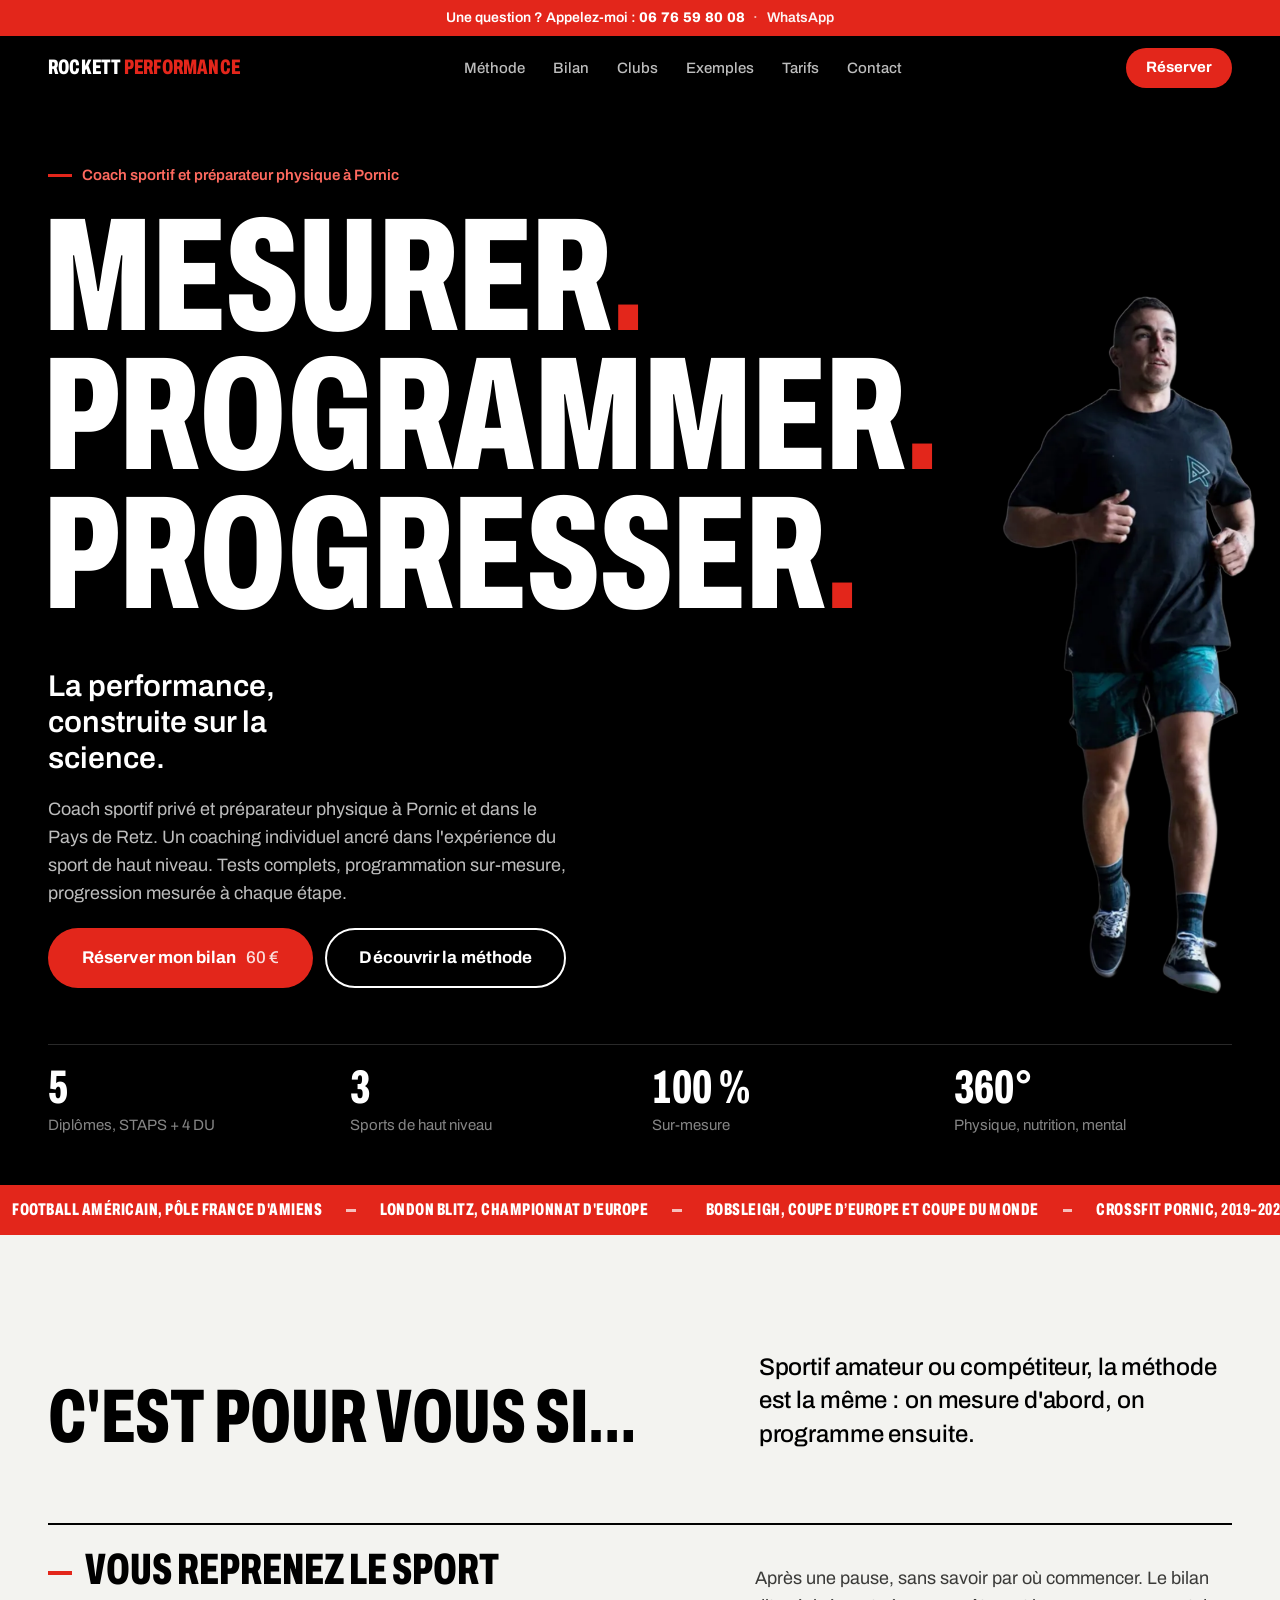
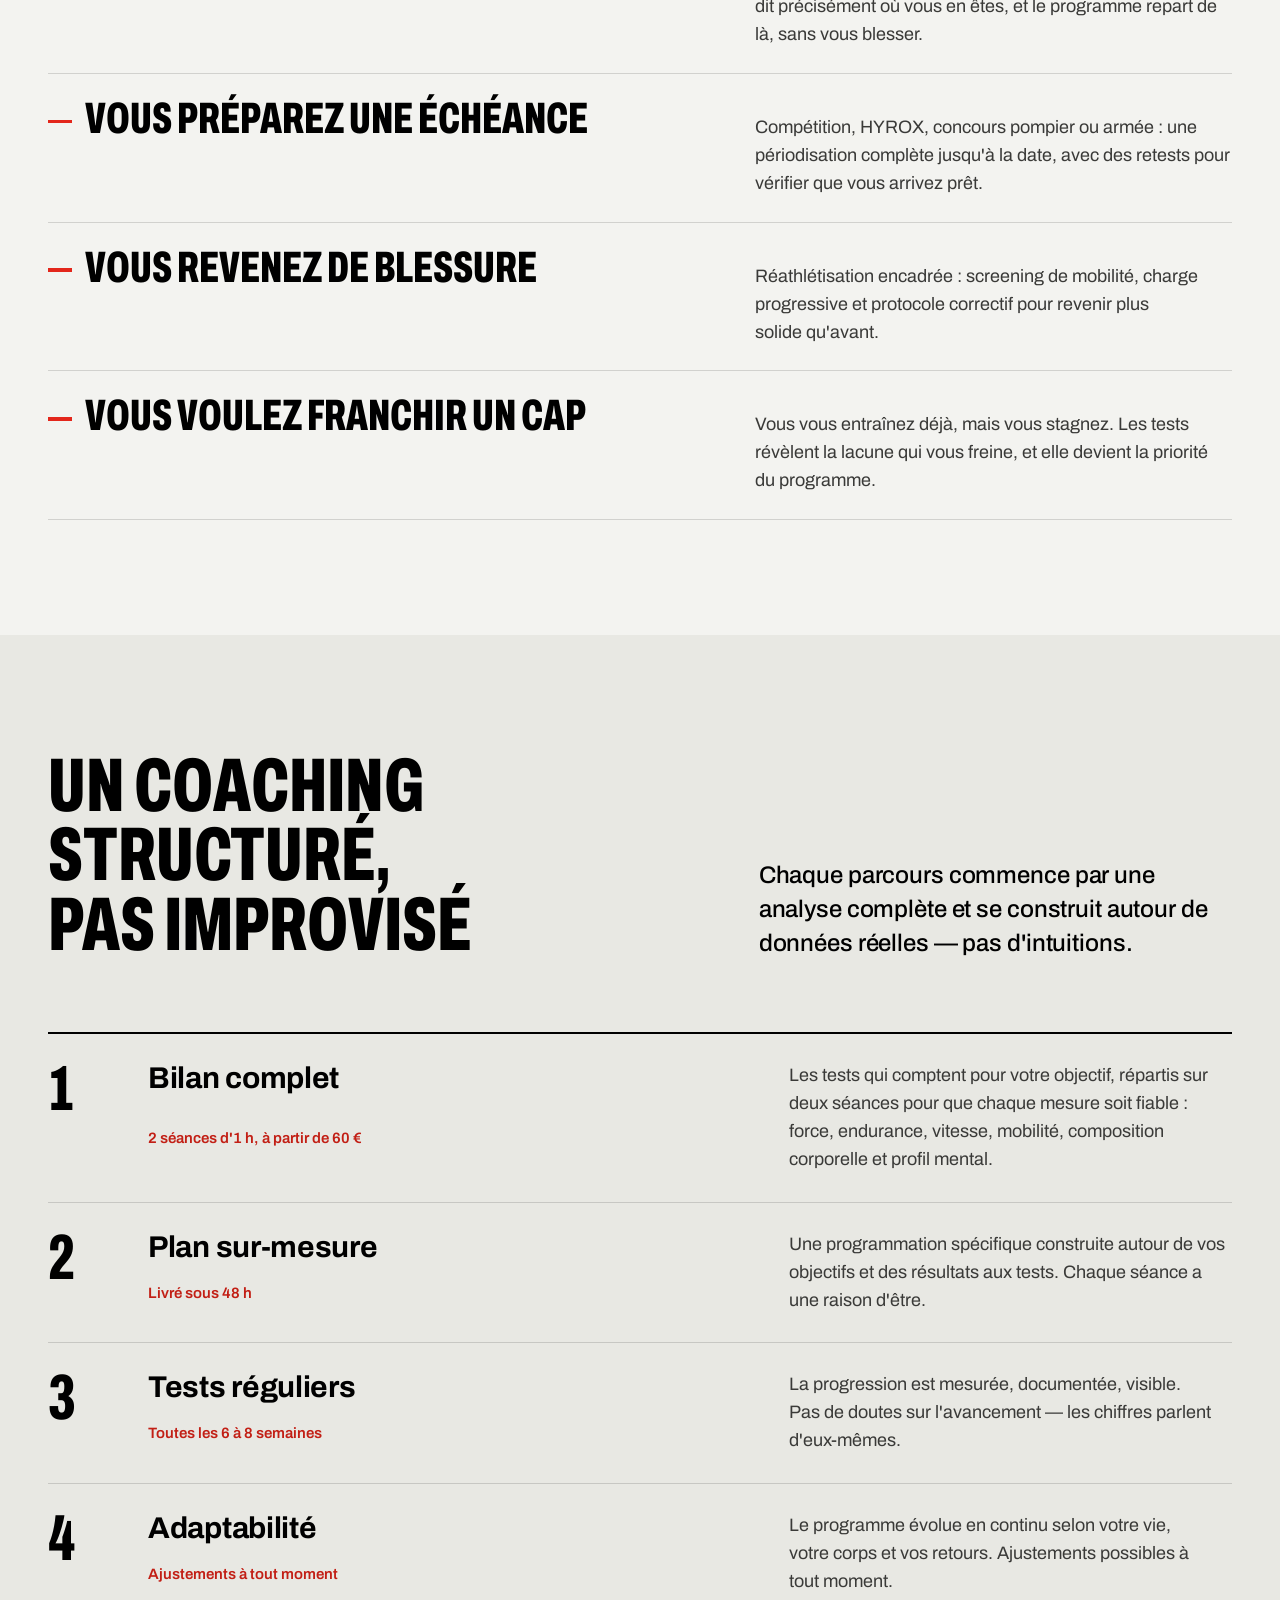
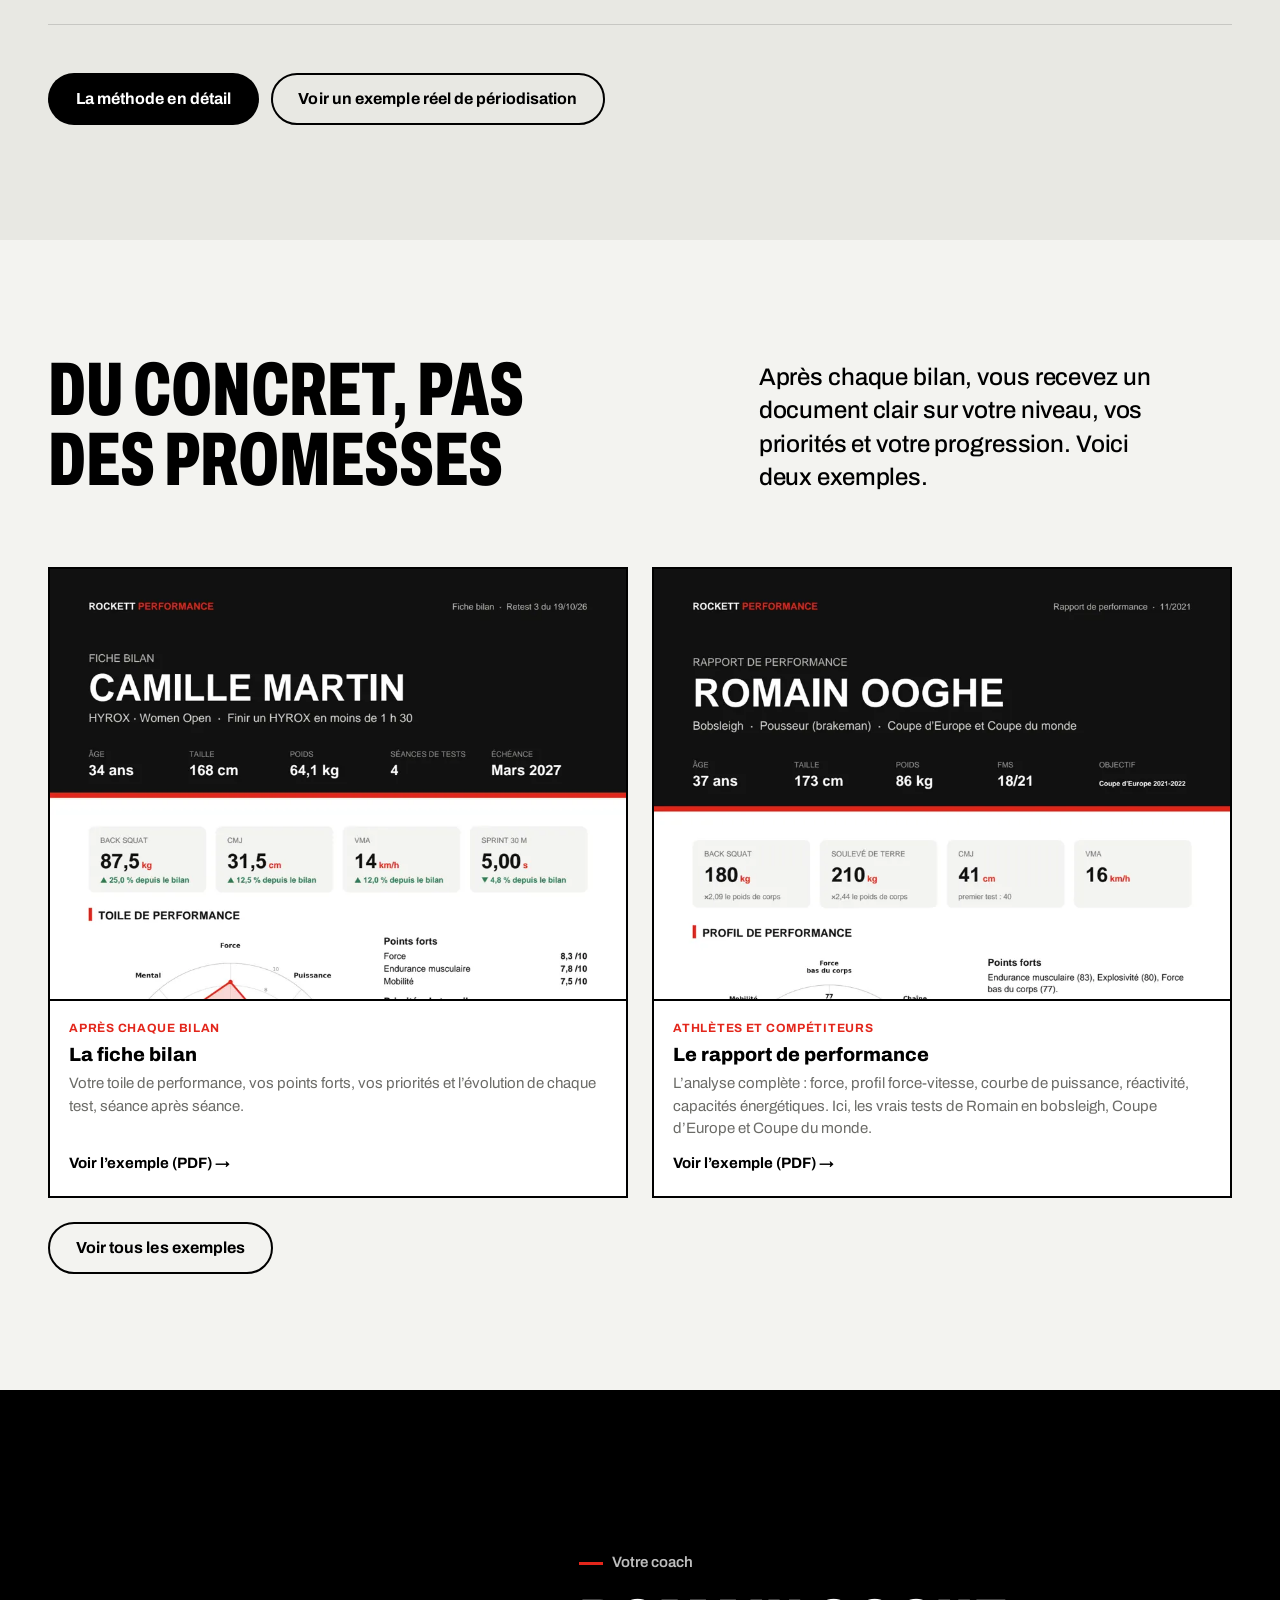
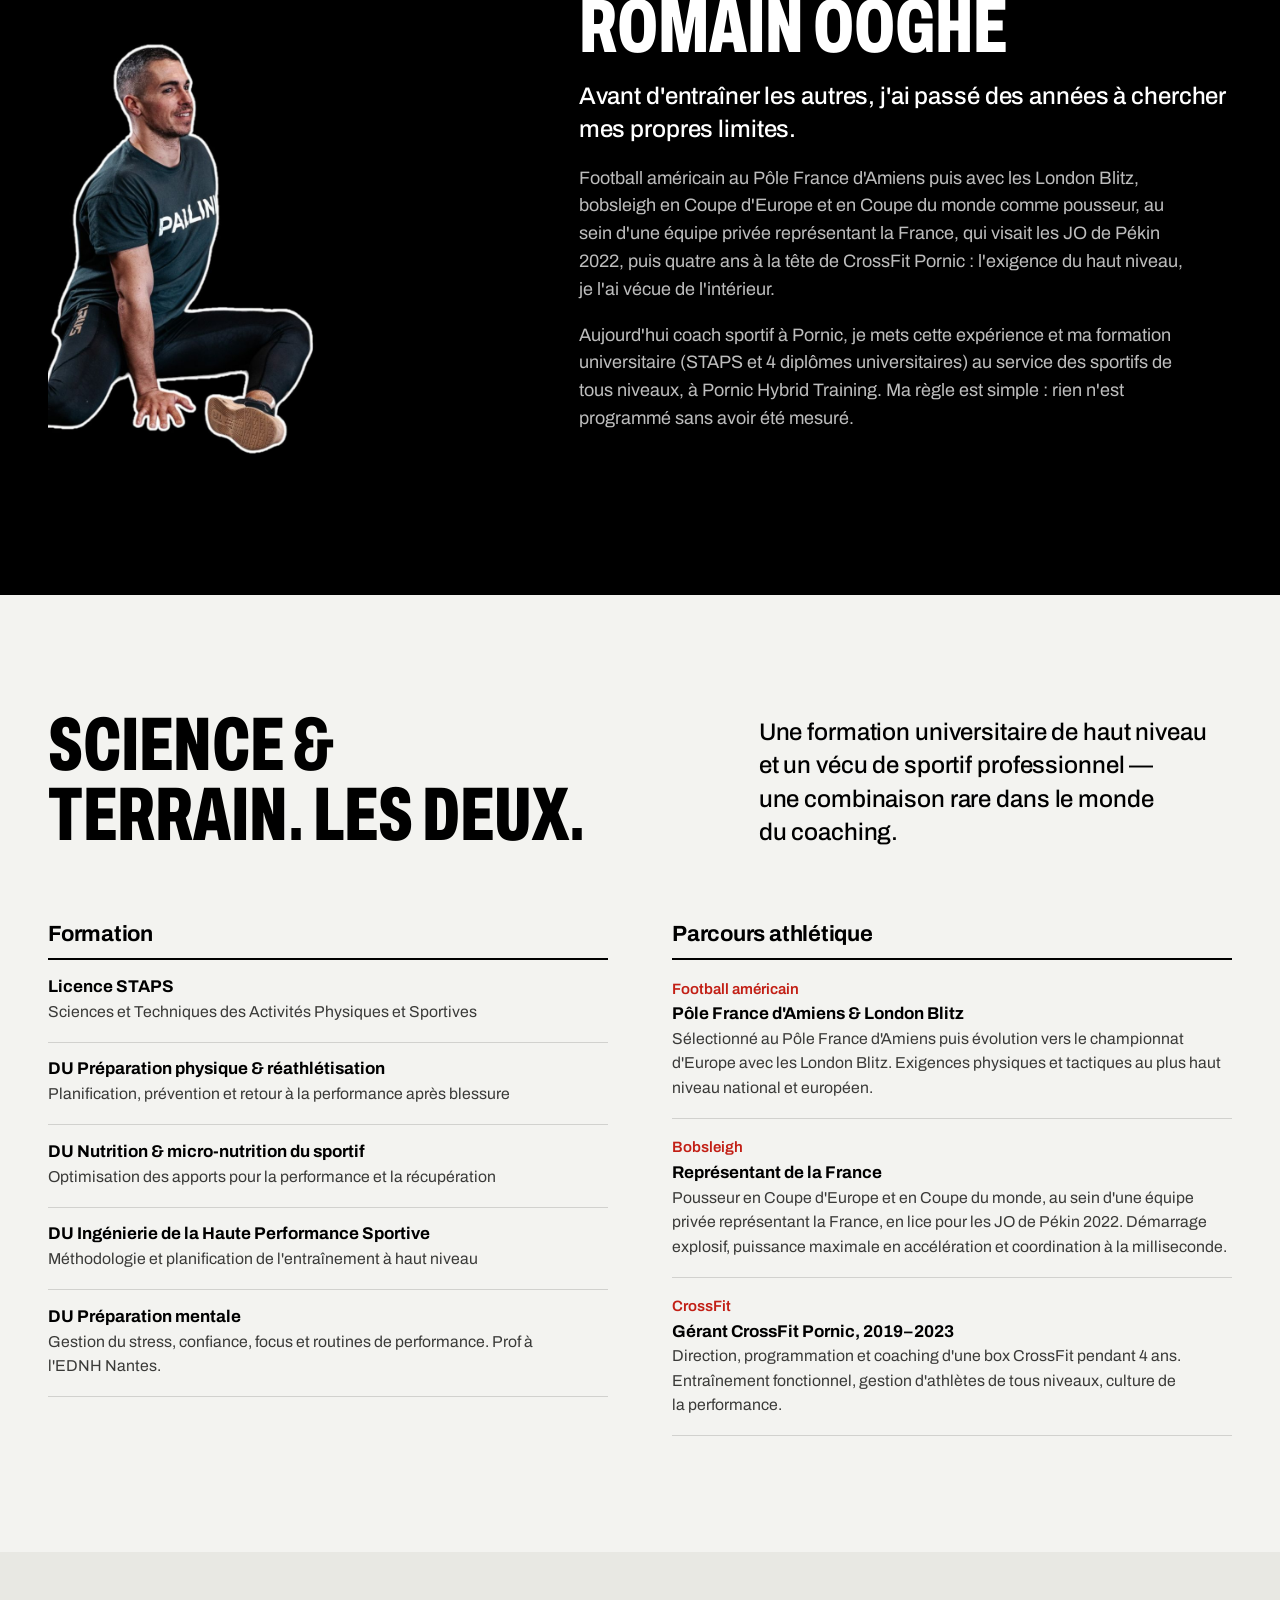
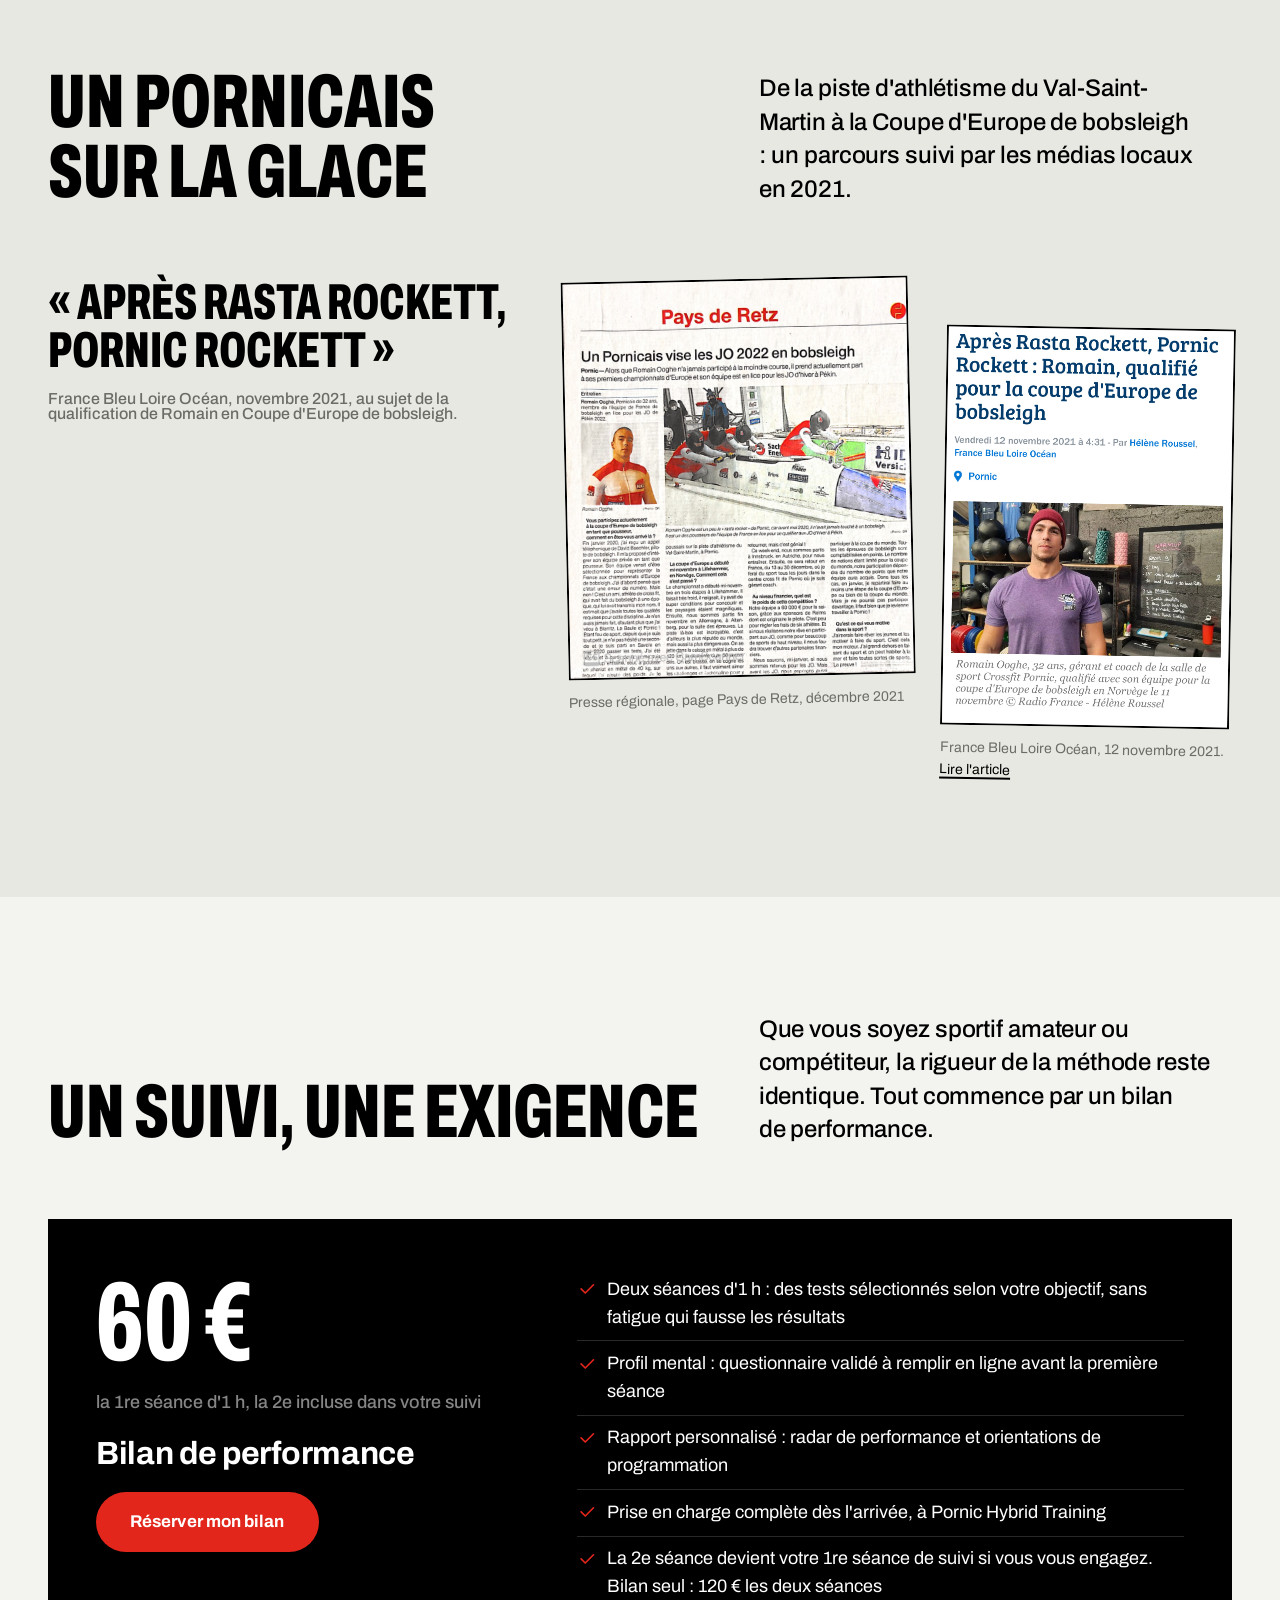
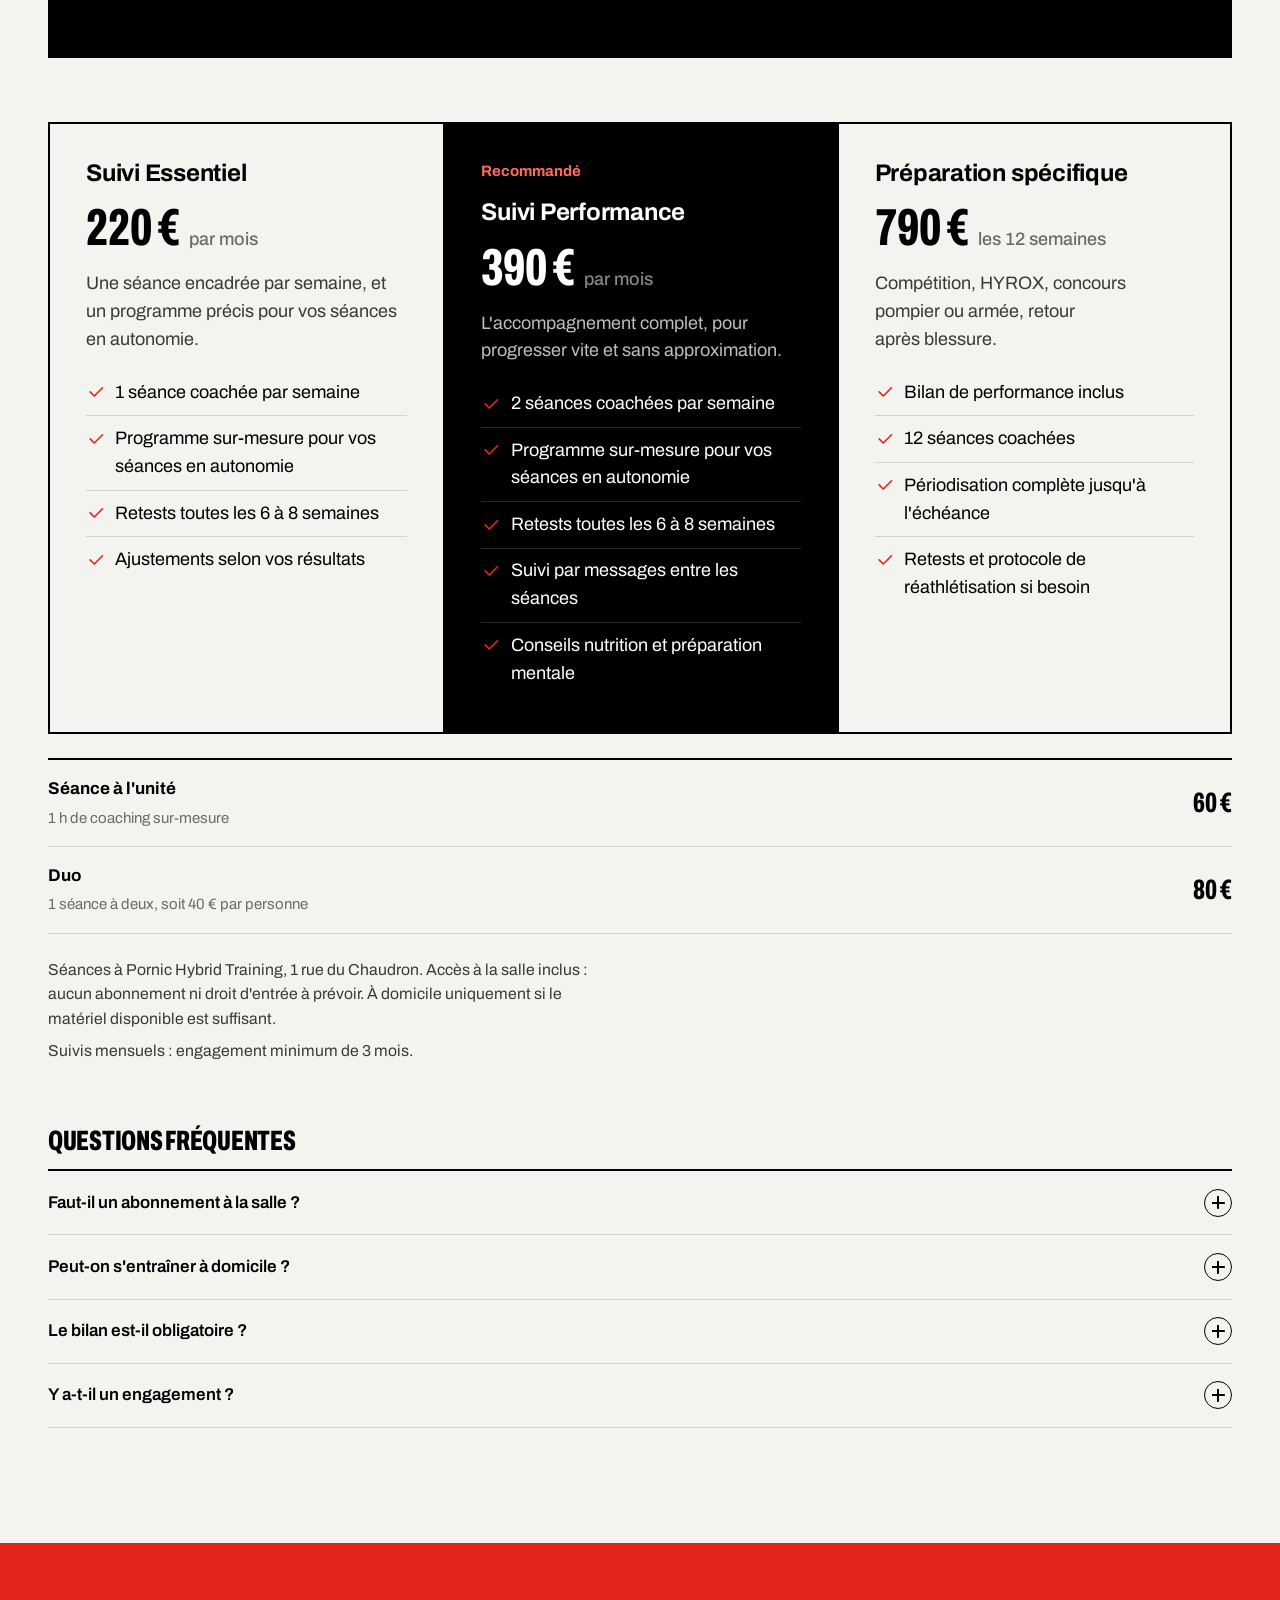
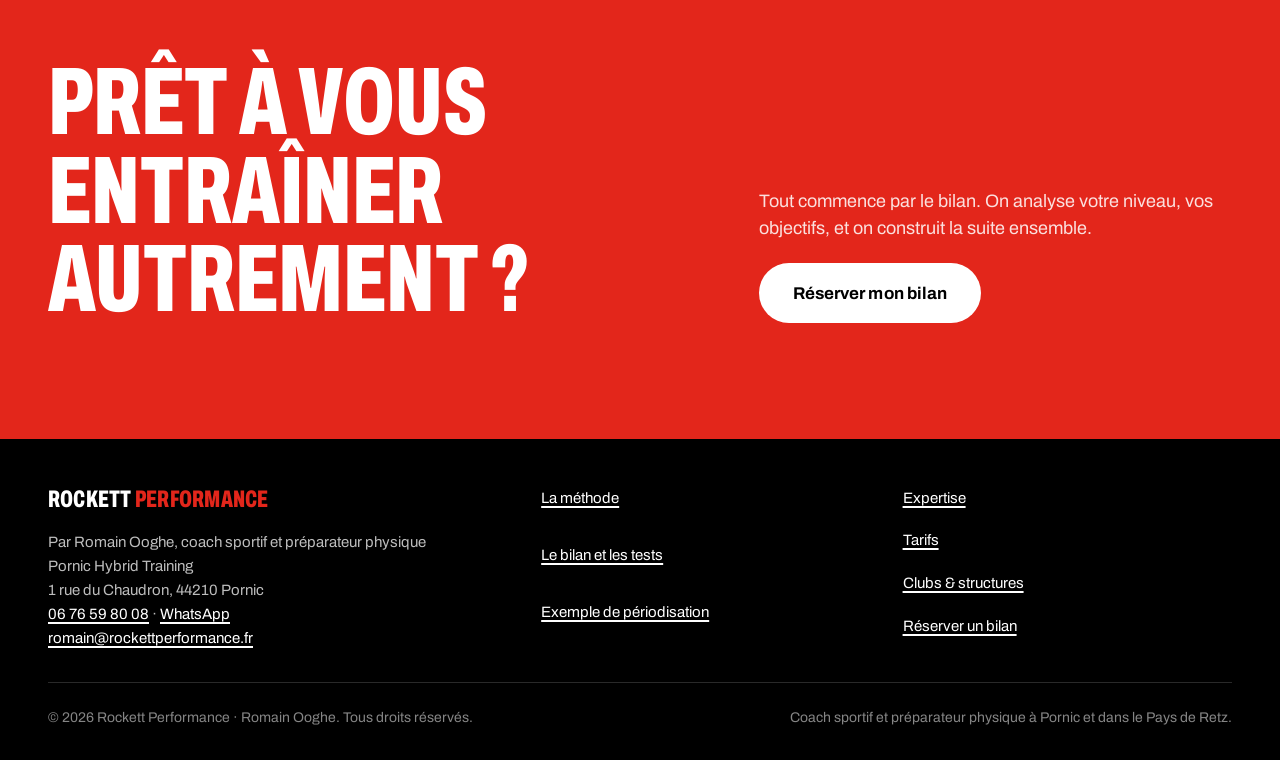
<file: index.html>
<!DOCTYPE html>
<html lang="fr">
<head>
  <meta charset="UTF-8" />
  <meta name="viewport" content="width=device-width, initial-scale=1.0" />
  <title>Coach sportif &amp; préparateur physique à Pornic · Rockett Performance</title>
  <meta name="description" content="Coach sportif privé et préparateur physique à Pornic (44) : coaching individuel en salle, bilan de performance, programme sur-mesure et suivi mesuré. Ancien athlète de haut niveau." />
  <link rel="canonical" href="https://rockettperformance.fr/" />
  <meta property="og:url" content="https://rockettperformance.fr/" />
  <meta property="og:type" content="website" />
  <meta property="og:locale" content="fr_FR" />
  <meta property="og:site_name" content="Rockett Performance" />
  <meta property="og:title" content="Coach sportif &amp; préparateur physique à Pornic · Rockett Performance" />
  <meta property="og:description" content="Coach sportif privé et préparateur physique à Pornic (44) : coaching individuel en salle, bilan de performance, programme sur-mesure et suivi mesuré. Ancien athlète de haut niveau." />
  <meta property="og:image" content="https://rockettperformance.fr/images/romain-mobilite.jpg" />
  <meta name="theme-color" content="#000000" />
  <link rel="icon" href="images/favicon.svg" type="image/svg+xml" />
  <link rel="preconnect" href="https://fonts.googleapis.com" />
  <link rel="preconnect" href="https://fonts.gstatic.com" crossorigin />
  <link href="https://fonts.googleapis.com/css2?family=Archivo:wdth,wght@62..100,400..800&display=swap" rel="stylesheet" />
  <link rel="stylesheet" href="assets/style.css" />
  <script src="assets/site.js" defer></script>
  <script type="application/ld+json">
{
  "@context": "https://schema.org",
  "@type": "SportsActivityLocation",
  "name": "Rockett Performance",
  "url": "https://rockettperformance.fr/",
  "telephone": "+33 6 76 59 80 08",
  "description": "Coach sportif privé et préparateur physique à Pornic : coaching individuel en salle, bilan de performance complet, programmation sur-mesure, nutrition et préparation mentale.",
  "email": "romain@rockettperformance.fr",
  "address": {
    "@type": "PostalAddress",
    "streetAddress": "1 Rue du Chaudron",
    "addressLocality": "Pornic",
    "postalCode": "44210",
    "addressRegion": "Pays de la Loire",
    "addressCountry": "FR"
  },
  "areaServed": [
    "Pornic",
    "La Bernerie-en-Retz",
    "Préfailles",
    "La Plaine-sur-Mer",
    "Chauvé",
    "Saint-Michel-Chef-Chef",
    "Saint-Brevin-les-Pins",
    "Pays de Retz"
  ],
  "knowsAbout": [
    "Coaching sportif personnalisé",
    "Préparation physique",
    "Réathlétisation",
    "Nutrition du sportif",
    "Préparation mentale"
  ],
  "image": "https://rockettperformance.fr/images/romain-mobilite.jpg",
  "founder": {
    "@type": "Person",
    "name": "Romain Ooghe",
    "jobTitle": "Coach sportif et préparateur physique",
    "image": "https://rockettperformance.fr/images/romain-mobilite.jpg"
  },
  "alternateName": "Rockett Performance par Romain Ooghe"
}
  </script>
</head>
<body>

  <svg hidden xmlns="http://www.w3.org/2000/svg">
    <symbol id="i-check" viewBox="0 0 24 24"><path d="M5 12l5 5l10 -10"/></symbol>
  </svg>

  <a href="#contenu" class="skip">Aller au contenu</a>

  <div class="topbar">
    <span class="topbar__q">Une question ? </span>Appelez-moi&nbsp;: <a href="tel:+33676598008" class="topbar__tel">06&nbsp;76&nbsp;59&nbsp;80&nbsp;08</a><span class="topbar__sep" aria-hidden="true">·</span><a href="https://wa.me/33676598008" class="topbar__wa" target="_blank" rel="noopener">WhatsApp</a>
  </div>

  <header class="nav">
    <div class="nav__in">
      <a href="index.html" class="nav__logo" aria-label="Rockett Performance, accueil">Rockett <b>Performance</b></a>
      <nav aria-label="Navigation principale">
        <ul class="nav__links" id="nav-links">
          <li><a href="methode.html">Méthode</a></li>
          <li><a href="tests.html">Bilan</a></li>
          <li><a href="clubs.html">Clubs</a></li>
          <li><a href="exemples.html">Exemples</a></li>
          <li><a href="index.html#tarifs">Tarifs</a></li>
          <li><a href="contact.html">Contact</a></li>
        </ul>
      </nav>
      <div class="nav__right">
        <a href="contact.html" class="btn btn--red btn--sm nav__cta">Réserver</a>
        <button class="nav__toggle" type="button" aria-label="Ouvrir le menu" aria-expanded="false" aria-controls="nav-links"><span></span><span></span><span></span></button>
      </div>
    </div>
    <div class="nav__progress"></div>
  </header>

  <main id="contenu">

    <!-- Hero : affiche -->
    <section class="hero" aria-labelledby="mantra">
      <div class="wrap hero__main">
        <p class="kicker">Coach sportif et préparateur physique à Pornic</p>
        <h1 class="mantra" id="mantra"><span>Mesurer<i>.</i></span><span>Programmer<i>.</i></span><span>Progresser<i>.</i></span></h1>
        <img class="hero__photo" src="images/romain-course.webp" alt="Romain Ooghe, coach sportif, en course" width="741" height="1300" fetchpriority="high">
        <div class="hero__copy">
          <p class="hero__lead">La performance, construite sur la science.</p>
          <p>Coach sportif privé et préparateur physique à Pornic et dans le Pays de Retz. Un coaching individuel ancré dans l'expérience du sport de haut niveau. Tests complets, programmation sur-mesure, progression mesurée à chaque étape.</p>
          <div class="btn-row">
            <a href="contact.html" class="btn btn--red btn--lg">Réserver mon bilan <span class="btn__tag">60 €</span></a>
            <a href="methode.html" class="btn btn--ghost btn--lg">Découvrir la méthode</a>
          </div>
        </div>
      </div>
      <div class="wrap hero__proof">
        <ul class="facts facts--stats">
          <li><b>5</b><span>Diplômes, STAPS + 4 DU</span></li>
          <li><b>3</b><span>Sports de haut niveau</span></li>
          <li><b>100 %</b><span>Sur-mesure</span></li>
          <li><b>360°</b><span>Physique, nutrition, mental</span></li>
        </ul>
      </div>
    </section>

    <!-- Bandeau défilant -->
    <div class="ticker" aria-hidden="true">
      <div class="ticker__track">
        <span class="ticker__item">Football américain, Pôle France d'Amiens</span>
        <span class="ticker__item">London Blitz, Championnat d'Europe</span>
        <span class="ticker__item">Bobsleigh, Coupe d’Europe et Coupe du monde</span>
        <span class="ticker__item">CrossFit Pornic, 2019–2023</span>
        <span class="ticker__item">Prof prépa mentale, EDNH Nantes</span>
        <span class="ticker__item">Licence STAPS, 4 diplômes universitaires</span>
        <span class="ticker__item ticker__dup">Football américain, Pôle France d'Amiens</span>
        <span class="ticker__item ticker__dup">London Blitz, Championnat d'Europe</span>
        <span class="ticker__item ticker__dup">Bobsleigh, Coupe d’Europe et Coupe du monde</span>
        <span class="ticker__item ticker__dup">CrossFit Pornic, 2019–2023</span>
        <span class="ticker__item ticker__dup">Prof prépa mentale, EDNH Nantes</span>
        <span class="ticker__item ticker__dup">Licence STAPS, 4 diplômes universitaires</span>
      </div>
    </div>

    <!-- Pour qui -->
    <section class="section" id="pour-qui">
      <div class="wrap">
        <div class="section-head">
          <h2 class="section-title">C'est pour vous si…</h2>
          <p class="lead">Sportif amateur ou compétiteur, la méthode est la même : on mesure d'abord, on programme ensuite.</p>
        </div>
        <ul class="who">
          <li>
            <h3>Vous reprenez le sport</h3>
            <p>Après une pause, sans savoir par où commencer. Le bilan dit précisément où vous en êtes, et le programme repart de là, sans vous blesser.</p>
          </li>
          <li>
            <h3>Vous préparez une échéance</h3>
            <p>Compétition, HYROX, concours pompier ou armée : une périodisation complète jusqu'à la date, avec des retests pour vérifier que vous arrivez prêt.</p>
          </li>
          <li>
            <h3>Vous revenez de blessure</h3>
            <p>Réathlétisation encadrée : screening de mobilité, charge progressive et protocole correctif pour revenir plus solide qu'avant.</p>
          </li>
          <li>
            <h3>Vous voulez franchir un cap</h3>
            <p>Vous vous entraînez déjà, mais vous stagnez. Les tests révèlent la lacune qui vous freine, et elle devient la priorité du programme.</p>
          </li>
        </ul>
      </div>
    </section>

    <!-- Méthode -->
    <section class="section section--paper-2" id="methode">
      <div class="wrap">
        <div class="section-head">
          <h2 class="section-title">Un coaching structuré, pas improvisé</h2>
          <p class="lead">Chaque parcours commence par une analyse complète et se construit autour de données réelles — pas d'intuitions.</p>
        </div>
        <ol class="steps">
          <li class="step">
            <span class="step__num" aria-hidden="true">1</span>
            <h3>Bilan complet</h3>
            <span class="step__meta">2 séances d'1 h, à partir de 60 €</span>
            <p>Les tests qui comptent pour votre objectif, répartis sur deux séances pour que chaque mesure soit fiable : force, endurance, vitesse, mobilité, composition corporelle et profil mental.</p>
          </li>
          <li class="step">
            <span class="step__num" aria-hidden="true">2</span>
            <h3>Plan sur-mesure</h3>
            <span class="step__meta">Livré sous 48 h</span>
            <p>Une programmation spécifique construite autour de vos objectifs et des résultats aux tests. Chaque séance a une raison d'être.</p>
          </li>
          <li class="step">
            <span class="step__num" aria-hidden="true">3</span>
            <h3>Tests réguliers</h3>
            <span class="step__meta">Toutes les 6 à 8 semaines</span>
            <p>La progression est mesurée, documentée, visible. Pas de doutes sur l'avancement — les chiffres parlent d'eux-mêmes.</p>
          </li>
          <li class="step">
            <span class="step__num" aria-hidden="true">4</span>
            <h3>Adaptabilité</h3>
            <span class="step__meta">Ajustements à tout moment</span>
            <p>Le programme évolue en continu selon votre vie, votre corps et vos retours. Ajustements possibles à tout moment.</p>
          </li>
        </ol>
        <div class="btn-row mt-3">
          <a href="methode.html" class="btn btn--black">La méthode en détail</a>
          <a href="exemples.html" class="btn btn--ghost">Voir un exemple réel de périodisation</a>
        </div>
      </div>
    </section>

    <section class="section" id="concret">
      <div class="wrap">
        <div class="section-head">
          <h2 class="section-title">Du concret, pas des promesses</h2>
          <p class="lead">Après chaque bilan, vous recevez un document clair sur votre niveau, vos priorités et votre progression. Voici deux exemples.</p>
        </div>
        <div class="docs">
          <a class="doc" href="docs/Exemple_fiche_bilan.pdf" target="_blank" rel="noopener">
            <span class="doc__img"><img src="images/apercu-fiche-bilan-1.webp" alt="Aperçu de la fiche bilan : toile de performance et chiffres clés" width="900" height="1273" loading="lazy"></span>
            <span class="doc__body">
              <span class="doc__tag">Après chaque bilan</span>
              <span class="doc__title">La fiche bilan</span>
              <span class="doc__text">Votre toile de performance, vos points forts, vos priorités et l’évolution de chaque test, séance après séance.</span>
              <span class="doc__cta">Voir l’exemple (PDF) →</span>
            </span>
          </a>
          <a class="doc" href="docs/Rapport_performance_Romain_Ooghe.pdf" target="_blank" rel="noopener">
            <span class="doc__img"><img src="images/apercu-rapport-performance.webp" alt="Aperçu du rapport de performance de Romain Ooghe" width="900" height="1273" loading="lazy"></span>
            <span class="doc__body">
              <span class="doc__tag">Athlètes et compétiteurs</span>
              <span class="doc__title">Le rapport de performance</span>
              <span class="doc__text">L’analyse complète : force, profil force-vitesse, courbe de puissance, réactivité, capacités énergétiques. Ici, les vrais tests de Romain en bobsleigh, Coupe d’Europe et Coupe du monde.</span>
              <span class="doc__cta">Voir l’exemple (PDF) →</span>
            </span>
          </a>
        </div>
        <div class="btn-row" style="margin-top:1.5rem"><a href="exemples.html#documents" class="btn btn--ghost">Voir tous les exemples</a></div>
      </div>
    </section>

<!-- Le coach -->
    <section class="section section--black" id="coach">
      <div class="wrap coach">
        <img class="coach__photo" src="images/romain-mobilite.jpg" alt="Romain Ooghe pendant une séance de mobilité" width="1080" height="1350" loading="lazy" decoding="async">
        <div class="coach__text">
          <p class="kicker">Votre coach</p>
          <h2 class="section-title">Romain Ooghe</h2>
          <p class="lead">Avant d'entraîner les autres, j'ai passé des années à chercher mes propres limites.</p>
          <p>Football américain au Pôle France d'Amiens puis avec les London Blitz, bobsleigh en Coupe d'Europe et en Coupe du monde comme pousseur, au sein d'une équipe privée représentant la France, qui visait les JO de Pékin 2022, puis quatre ans à la tête de CrossFit Pornic : l'exigence du haut niveau, je l'ai vécue de l'intérieur.</p>
          <p>Aujourd'hui coach sportif à Pornic, je mets cette expérience et ma formation universitaire (STAPS et 4 diplômes universitaires) au service des sportifs de tous niveaux, à Pornic Hybrid Training. Ma règle est simple : rien n'est programmé sans avoir été mesuré.</p>
        </div>
      </div>
    </section>

    <!-- Expertise -->
    <section class="section" id="expertise">
      <div class="wrap">
        <div class="section-head">
          <h2 class="section-title">Science &amp; terrain. Les deux.</h2>
          <p class="lead">Une formation universitaire de haut niveau et un vécu de sportif professionnel — une combinaison rare dans le monde du coaching.</p>
        </div>
        <div class="grid-2">
          <div>
            <h3 class="expertise__title">Formation</h3>
            <ul class="board">
              <li><h4>Licence STAPS</h4><p>Sciences et Techniques des Activités Physiques et Sportives</p></li>
              <li><h4>DU Préparation physique &amp; réathlétisation</h4><p>Planification, prévention et retour à la performance après blessure</p></li>
              <li><h4>DU Nutrition &amp; micro-nutrition du sportif</h4><p>Optimisation des apports pour la performance et la récupération</p></li>
              <li><h4>DU Ingénierie de la Haute Performance Sportive</h4><p>Méthodologie et planification de l'entraînement à haut niveau</p></li>
              <li><h4>DU Préparation mentale</h4><p>Gestion du stress, confiance, focus et routines de performance. Prof à l'EDNH Nantes.</p></li>
            </ul>
          </div>
          <div>
            <h3 class="expertise__title">Parcours athlétique</h3>
            <ul class="board">
              <li>
                <span class="label">Football américain</span>
                <h4>Pôle France d'Amiens &amp; London Blitz</h4>
                <p>Sélectionné au Pôle France d'Amiens puis évolution vers le championnat d'Europe avec les London Blitz. Exigences physiques et tactiques au plus haut niveau national et européen.</p>
              </li>
              <li>
                <span class="label">Bobsleigh</span>
                <h4>Représentant de la France</h4>
                <p>Pousseur en Coupe d'Europe et en Coupe du monde, au sein d'une équipe privée représentant la France, en lice pour les JO de Pékin 2022. Démarrage explosif, puissance maximale en accélération et coordination à la milliseconde.</p>
              </li>
              <li>
                <span class="label">CrossFit</span>
                <h4>Gérant CrossFit Pornic, 2019–2023</h4>
                <p>Direction, programmation et coaching d'une box CrossFit pendant 4 ans. Entraînement fonctionnel, gestion d'athlètes de tous niveaux, culture de la performance.</p>
              </li>
            </ul>
          </div>
        </div>
      </div>
    </section>

    <!-- Presse -->
    <section class="section section--paper-2" id="presse">
      <div class="wrap">
        <div class="section-head">
          <h2 class="section-title">Un Pornicais sur la glace</h2>
          <p class="lead">De la piste d'athlétisme du Val-Saint-Martin à la Coupe d'Europe de bobsleigh : un parcours suivi par les médias locaux en 2021.</p>
        </div>
        <div class="press">
          <blockquote class="press__quote">
            « Après Rasta Rockett, Pornic Rockett »
            <small>France Bleu Loire Océan, novembre 2021, au sujet de la qualification de Romain en Coupe d'Europe de bobsleigh.</small>
          </blockquote>
          <div class="press__clips">
            <figure class="clip">
              <a href="images/presse-pays-de-retz.jpg" target="_blank" rel="noopener"><img src="images/presse-pays-de-retz.jpg" alt="Coupure de presse, page Pays de Retz : Un Pornicais vise les JO 2022 en bobsleigh" width="1772" height="2036" loading="lazy" decoding="async"></a>
              <figcaption>Presse régionale, page Pays de Retz, décembre 2021</figcaption>
            </figure>
            <figure class="clip">
              <a href="https://www.francebleu.fr/infos/insolite/apres-rasta-rockett-pornic-rockett-romain-qualifie-pour-la-coupe-d-europe-de-bobsleigh-1635520520" target="_blank" rel="noopener"><img src="images/presse-france-bleu.jpg" alt="Titre de l'article France Bleu : Après Rasta Rockett, Pornic Rockett, Romain qualifié pour la coupe d'Europe de bobsleigh" width="1125" height="1565" loading="lazy" decoding="async"></a>
              <figcaption>France Bleu Loire Océan, 12 novembre 2021. <a href="https://www.francebleu.fr/infos/insolite/apres-rasta-rockett-pornic-rockett-romain-qualifie-pour-la-coupe-d-europe-de-bobsleigh-1635520520" target="_blank" rel="noopener">Lire l'article</a></figcaption>
            </figure>
          </div>
        </div>
      </div>
    </section>

    <!-- Tarifs -->
    <section class="section" id="tarifs">
      <div class="wrap">
        <div class="section-head">
          <h2 class="section-title">Un suivi, une exigence</h2>
          <p class="lead">Que vous soyez sportif amateur ou compétiteur, la rigueur de la méthode reste identique. Tout commence par un bilan de performance.</p>
        </div>

        <div class="bilan-box">
          <div class="bilan-box__side">
            <div class="price price--xl"><span class="num">60 €</span><span>la 1re séance d'1 h, la 2e incluse dans votre suivi</span></div>
            <h3>Bilan de performance</h3>
            <a href="contact.html" class="btn btn--red btn--lg">Réserver mon bilan</a>
          </div>
          <ul class="checks">
            <li><svg class="i" aria-hidden="true"><use href="#i-check"/></svg><span>Deux séances d'1 h : des tests sélectionnés selon votre objectif, sans fatigue qui fausse les résultats</span></li>
            <li><svg class="i" aria-hidden="true"><use href="#i-check"/></svg><span>Profil mental : questionnaire validé à remplir en ligne avant la première séance</span></li>
            <li><svg class="i" aria-hidden="true"><use href="#i-check"/></svg><span>Rapport personnalisé : radar de performance et orientations de programmation</span></li>
            <li><svg class="i" aria-hidden="true"><use href="#i-check"/></svg><span>Prise en charge complète dès l'arrivée, à Pornic Hybrid Training</span></li>
            <li><svg class="i" aria-hidden="true"><use href="#i-check"/></svg><span>La 2e séance devient votre 1re séance de suivi si vous vous engagez. Bilan seul : 120 € les deux séances</span></li>
          </ul>
        </div>

        <h3 class="sr-only">Les suivis</h3>
        <div class="plans">
          <div class="plan">
            <h3>Suivi Essentiel</h3>
            <div class="price"><span class="num">220 €</span><span>par mois</span></div>
            <p>Une séance encadrée par semaine, et un programme précis pour vos séances en autonomie.</p>
            <ul class="checks">
              <li><svg class="i" aria-hidden="true"><use href="#i-check"/></svg><span>1 séance coachée par semaine</span></li>
              <li><svg class="i" aria-hidden="true"><use href="#i-check"/></svg><span>Programme sur‑mesure pour vos séances en autonomie</span></li>
              <li><svg class="i" aria-hidden="true"><use href="#i-check"/></svg><span>Retests toutes les 6 à 8 semaines</span></li>
              <li><svg class="i" aria-hidden="true"><use href="#i-check"/></svg><span>Ajustements selon vos résultats</span></li>
            </ul>
          </div>
          <div class="plan plan--featured">
            <span class="plan__badge">Recommandé</span>
            <h3>Suivi Performance</h3>
            <div class="price"><span class="num">390 €</span><span>par mois</span></div>
            <p>L'accompagnement complet, pour progresser vite et sans approximation.</p>
            <ul class="checks">
              <li><svg class="i" aria-hidden="true"><use href="#i-check"/></svg><span>2 séances coachées par semaine</span></li>
              <li><svg class="i" aria-hidden="true"><use href="#i-check"/></svg><span>Programme sur‑mesure pour vos séances en autonomie</span></li>
              <li><svg class="i" aria-hidden="true"><use href="#i-check"/></svg><span>Retests toutes les 6 à 8 semaines</span></li>
              <li><svg class="i" aria-hidden="true"><use href="#i-check"/></svg><span>Suivi par messages entre les séances</span></li>
              <li><svg class="i" aria-hidden="true"><use href="#i-check"/></svg><span>Conseils nutrition et préparation mentale</span></li>
            </ul>
          </div>
          <div class="plan">
            <h3>Préparation spécifique</h3>
            <div class="price"><span class="num">790 €</span><span>les 12 semaines</span></div>
            <p>Compétition, HYROX, concours pompier ou armée, retour après blessure.</p>
            <ul class="checks">
              <li><svg class="i" aria-hidden="true"><use href="#i-check"/></svg><span>Bilan de performance inclus</span></li>
              <li><svg class="i" aria-hidden="true"><use href="#i-check"/></svg><span>12 séances coachées</span></li>
              <li><svg class="i" aria-hidden="true"><use href="#i-check"/></svg><span>Périodisation complète jusqu'à l'échéance</span></li>
              <li><svg class="i" aria-hidden="true"><use href="#i-check"/></svg><span>Retests et protocole de réathlétisation si besoin</span></li>
            </ul>
          </div>
        </div>

        <ul class="unit">
          <li><b>Séance à l'unité</b><span>1 h de coaching sur‑mesure</span><span class="num">60 €</span></li>
          <li><b>Duo</b><span>1 séance à deux, soit 40 € par personne</span><span class="num">80 €</span></li>
        </ul>

        <div class="tarif-notes">
          <p>Séances à Pornic Hybrid Training, 1 rue du Chaudron. Accès à la salle inclus : aucun abonnement ni droit d'entrée à prévoir. À domicile uniquement si le matériel disponible est suffisant.</p>
          <p>Suivis mensuels : engagement minimum de 3 mois.</p>
        </div>

        <h3 class="faq__title">Questions fréquentes</h3>
        <div class="faq">
          <details name="faq">
            <summary>Faut‑il un abonnement à la salle ?</summary>
            <p>Non. L'accès à Pornic Hybrid Training est inclus dans tous les suivis, sans abonnement ni droit d'entrée.</p>
          </details>
          <details name="faq">
            <summary>Peut‑on s'entraîner à domicile ?</summary>
            <p>Uniquement si le matériel disponible est suffisant : barres, charges, ergomètre. Sinon, les séances ont lieu à la salle.</p>
          </details>
          <details name="faq">
            <summary>Le bilan est‑il obligatoire ?</summary>
            <p>Oui. Tout accompagnement commence par le bilan : c'est la seule façon sérieuse de programmer. Il se fait en deux séances d'1 h : la première à 60 €, la seconde incluse dans votre suivi si vous poursuivez (120 € au total pour un bilan seul).</p>
          </details>
          <details name="faq">
            <summary>Y a‑t‑il un engagement ?</summary>
            <p>Les suivis mensuels demandent un engagement minimum de 3 mois. La préparation spécifique est un bloc de 12 semaines.</p>
          </details>
        </div>
      </div>
    </section>

    <!-- Appel à l'action -->
    <section class="section cta" id="reserver">
      <div class="wrap">
        <h2 class="section-title">Prêt à vous entraîner autrement ?</h2>
        <div class="cta__side">
          <p>Tout commence par le bilan. On analyse votre niveau, vos objectifs, et on construit la suite ensemble.</p>
          <a href="contact.html" class="btn btn--white btn--lg">Réserver mon bilan</a>
        </div>
      </div>
    </section>

  </main>

  <footer class="footer">
    <div class="wrap">
      <div>
        <a href="index.html" class="footer__logo">Rockett <b>Performance</b></a>
        <address class="mt-1">Par Romain Ooghe, coach sportif et préparateur physique<br>Pornic Hybrid Training<br>1 rue du Chaudron, 44210 Pornic<br><a href="tel:+33676598008">06&nbsp;76&nbsp;59&nbsp;80&nbsp;08</a> · <a href="https://wa.me/33676598008" target="_blank" rel="noopener">WhatsApp</a><br><a href="mailto:romain@rockettperformance.fr">romain@rockettperformance.fr</a></address>
      </div>
      <ul>
        <li><a href="methode.html">La méthode</a></li>
        <li><a href="tests.html">Le bilan et les tests</a></li>
        <li><a href="exemples.html">Exemple de périodisation</a></li>
      </ul>
      <ul>
        <li><a href="index.html#expertise">Expertise</a></li>
        <li><a href="index.html#tarifs">Tarifs</a></li>
        <li><a href="clubs.html">Clubs &amp; structures</a></li>
        <li><a href="contact.html">Réserver un bilan</a></li>
      </ul>
      <div class="footer__bottom">
        <span>© 2026 Rockett Performance · Romain Ooghe. Tous droits réservés.</span>
        <span>Coach sportif et préparateur physique à Pornic et dans le Pays de Retz.</span>
      </div>
    </div>
  </footer>

</body>
</html>
</file>
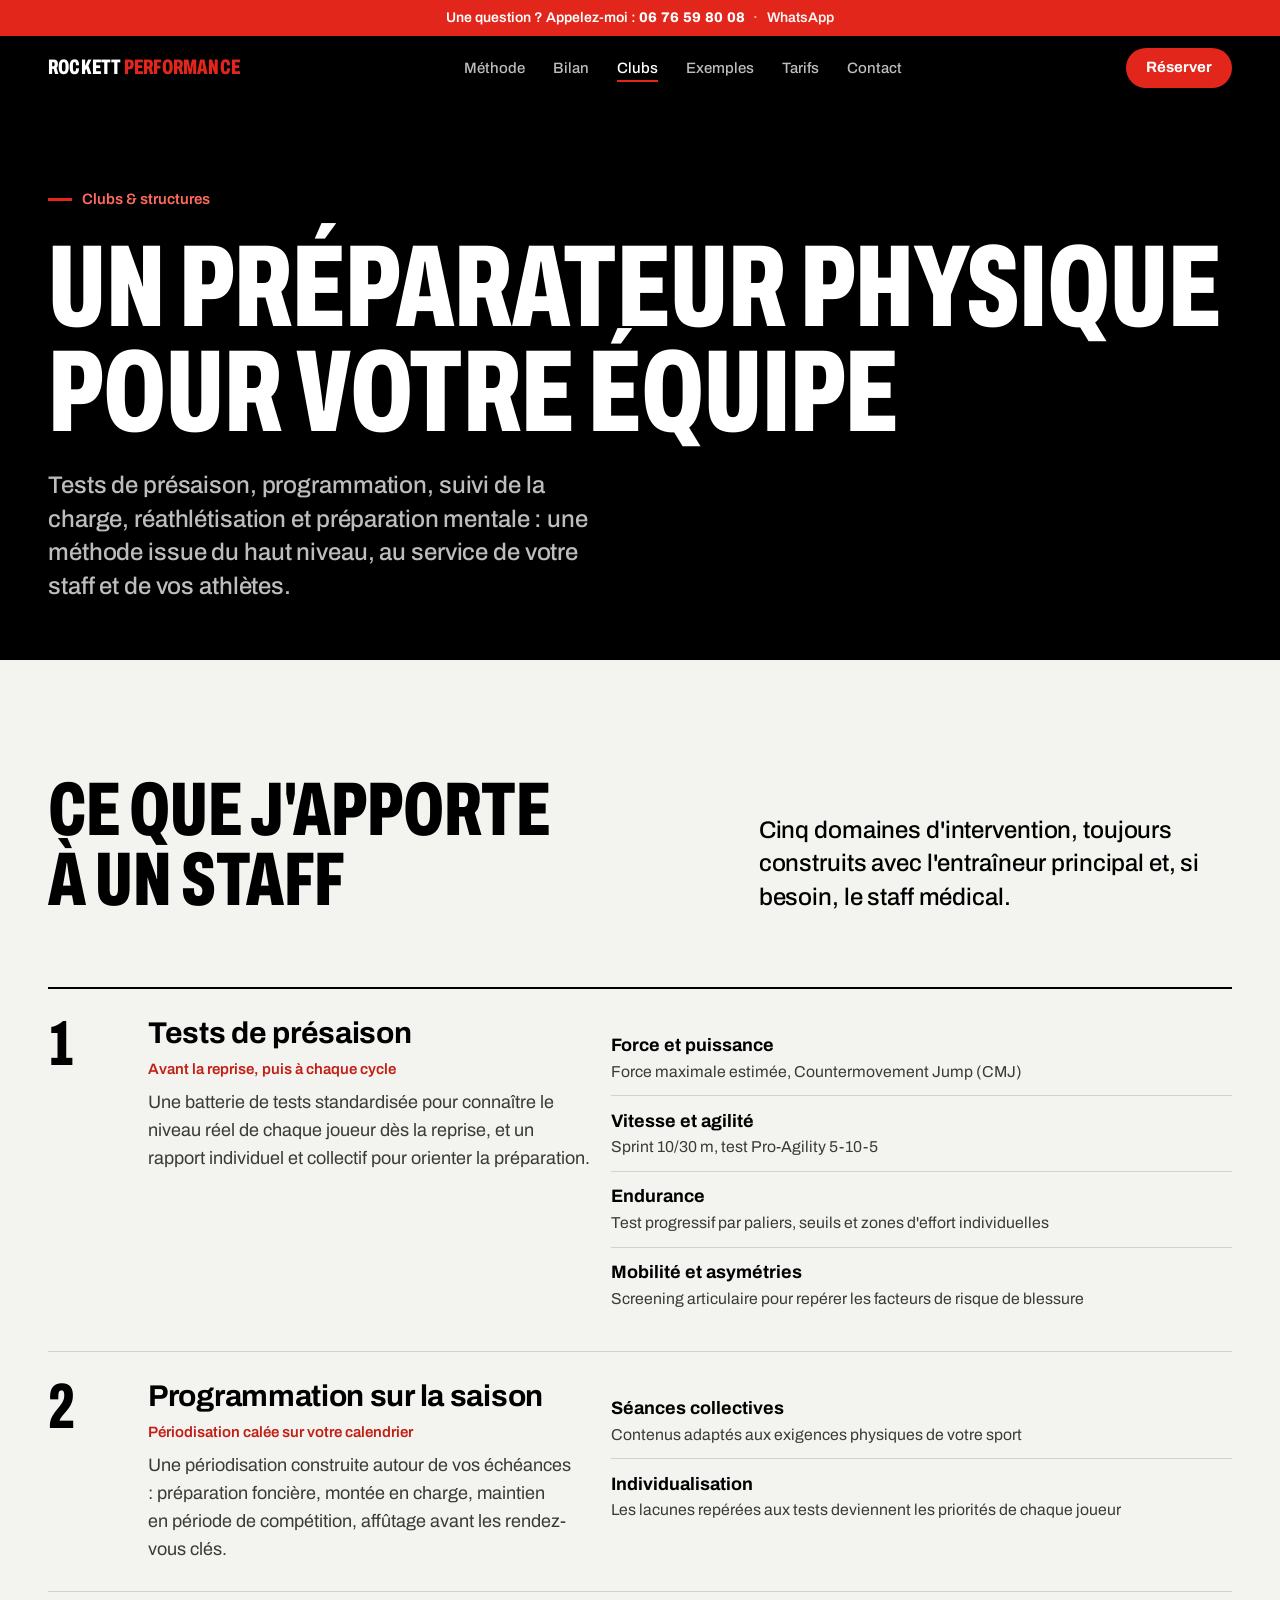
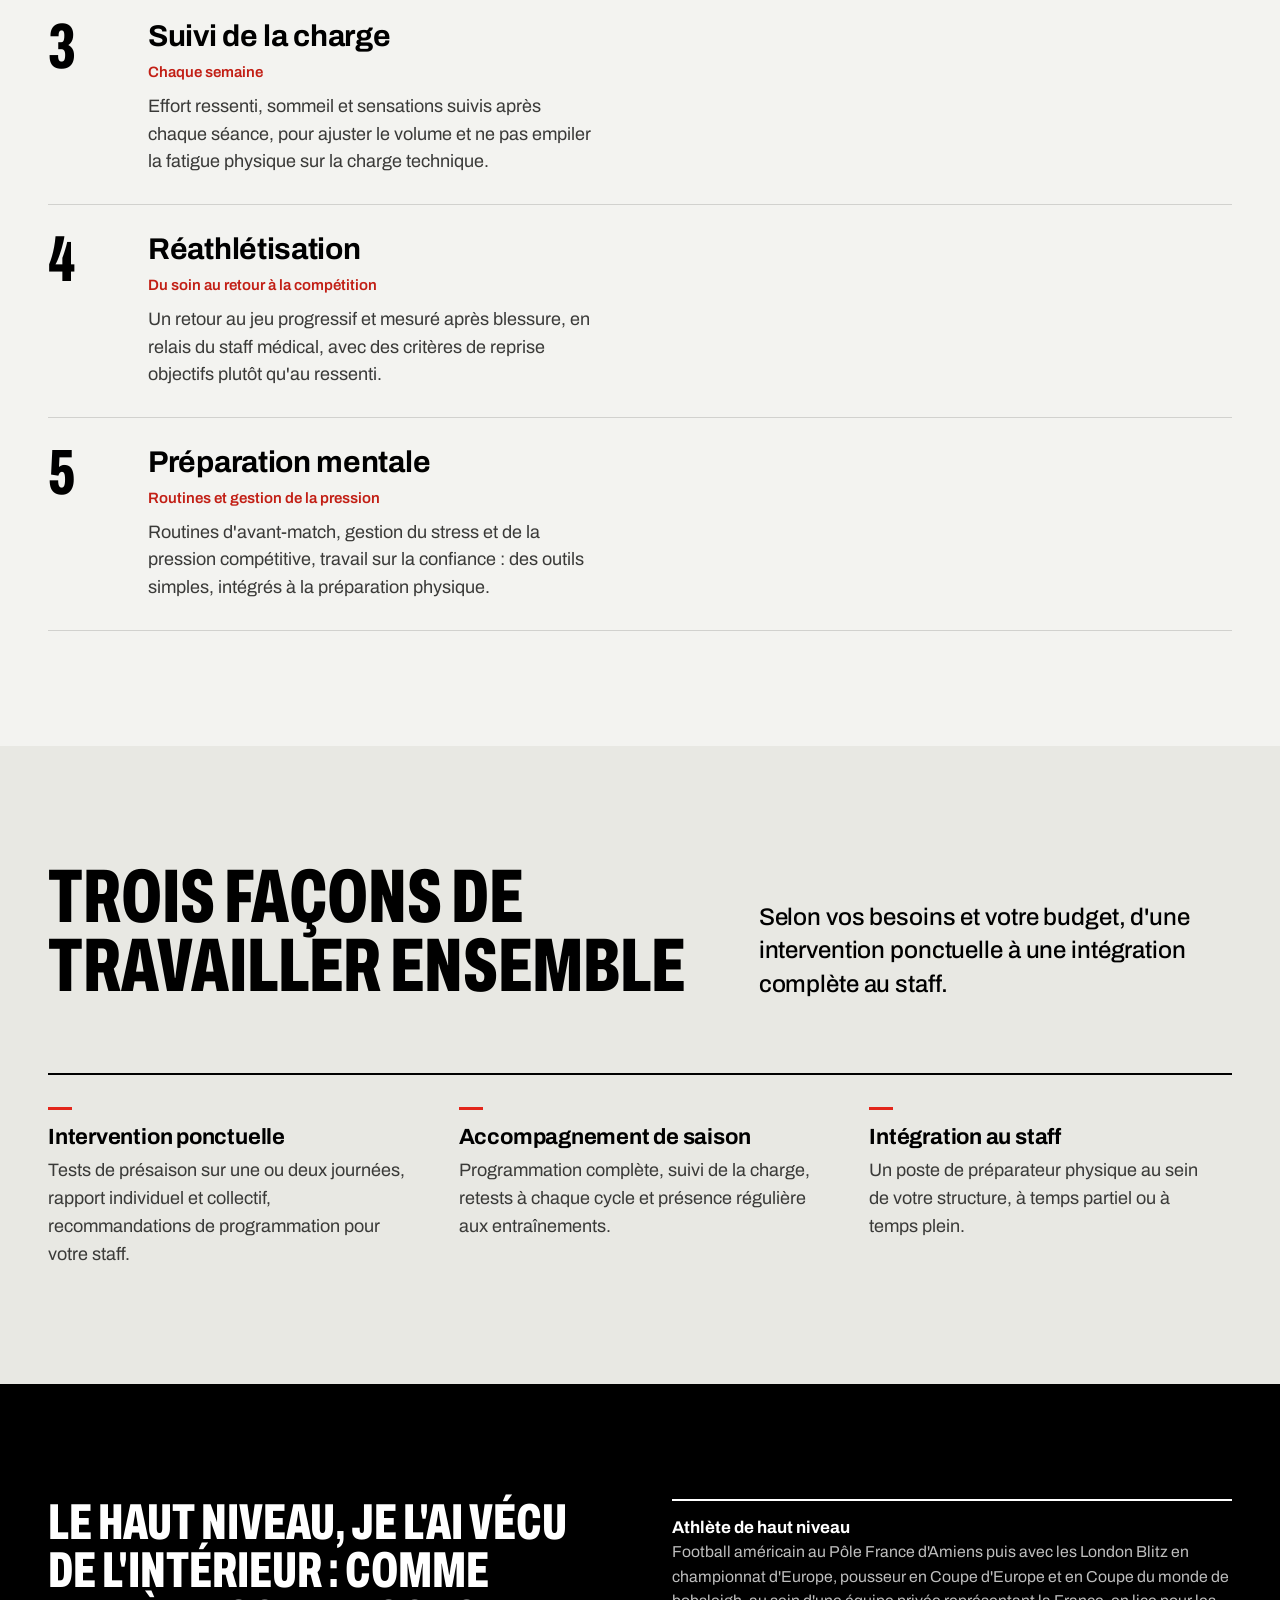
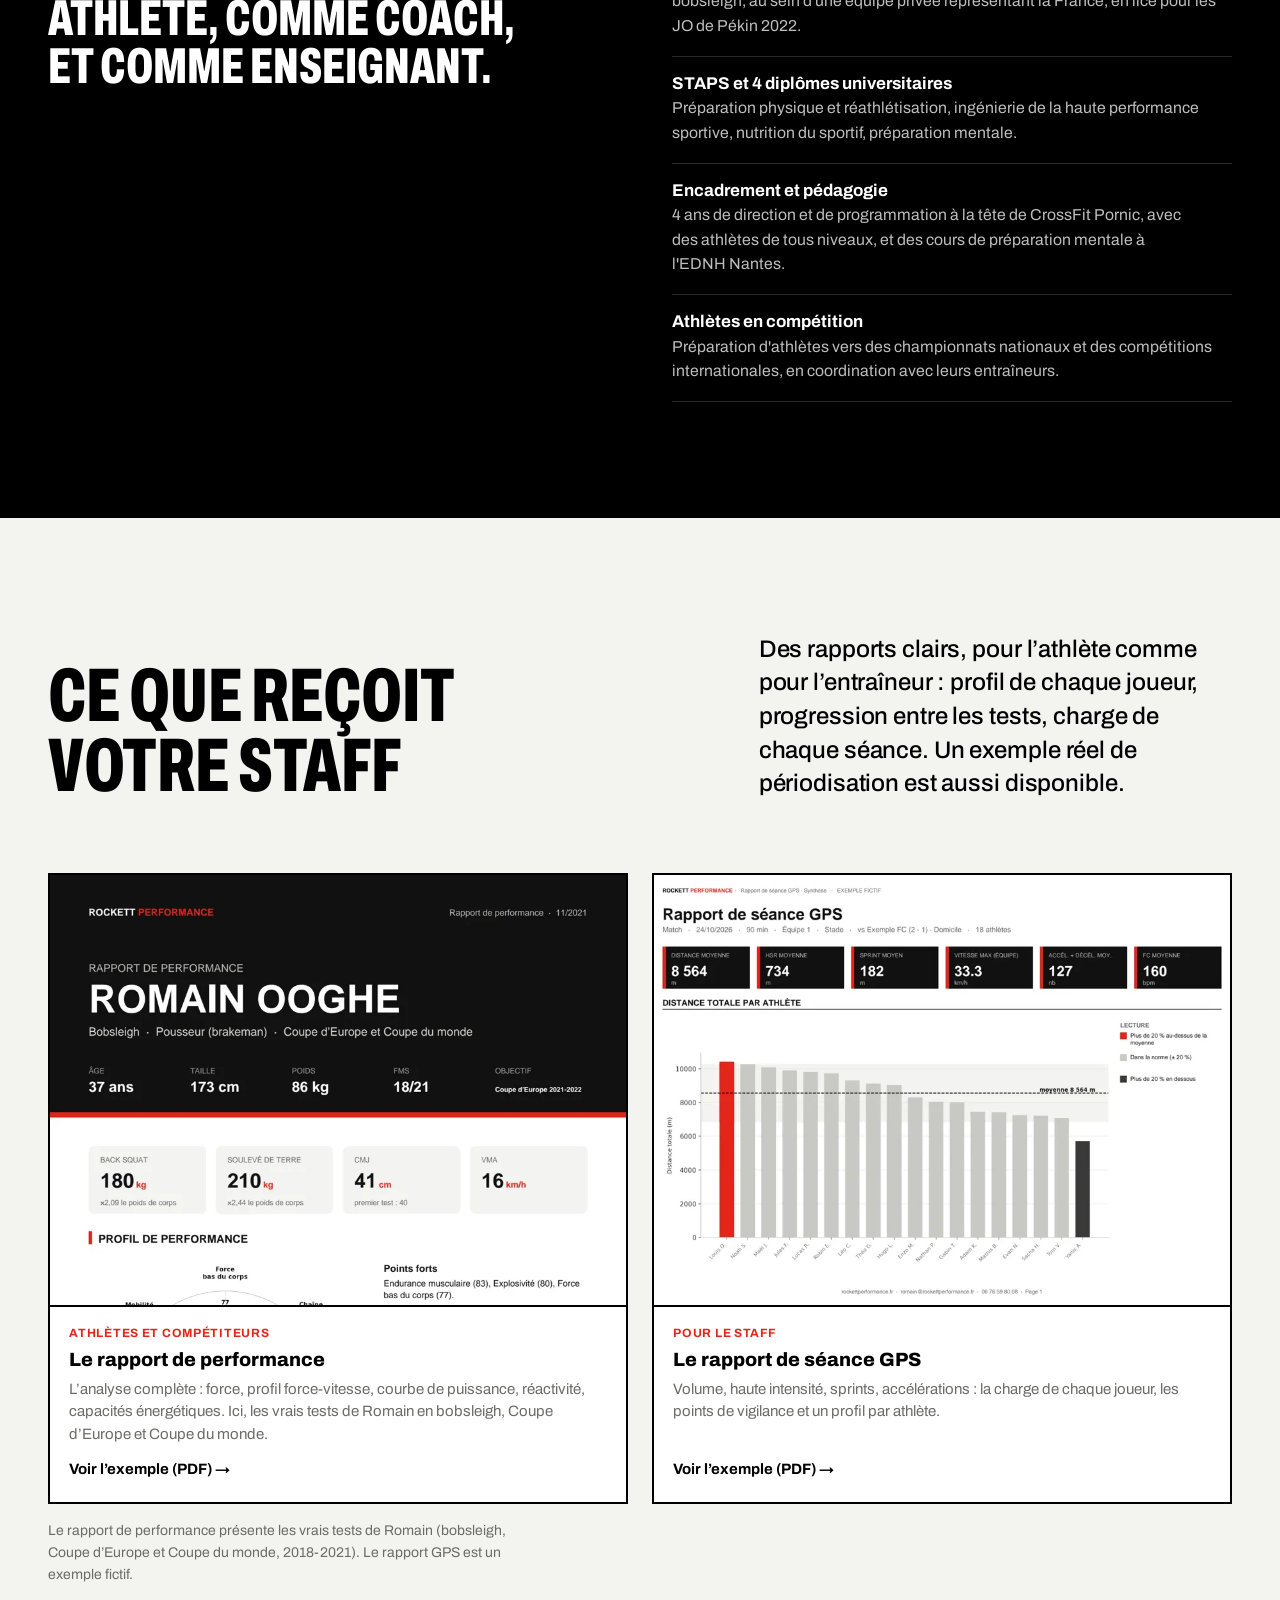
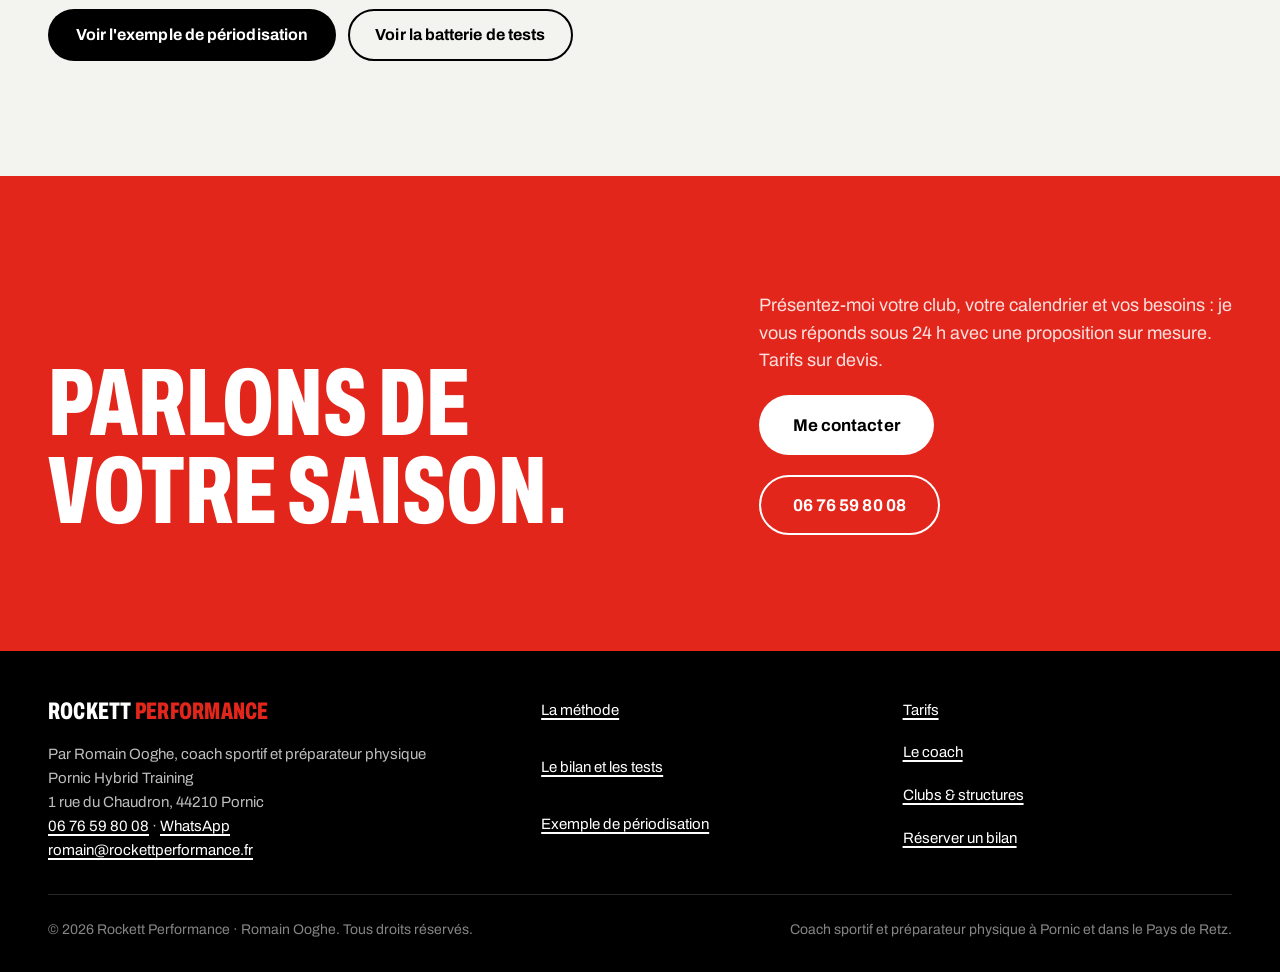
<file: clubs.html>
<!DOCTYPE html>
<html lang="fr">
<head>
  <meta charset="UTF-8" />
  <meta name="viewport" content="width=device-width, initial-scale=1.0" />
  <title>Préparateur physique pour clubs et équipes · Rockett Performance</title>
  <meta name="description" content="Tests de présaison, programmation, suivi de la charge, réathlétisation et préparation mentale : un préparateur physique issu du haut niveau pour votre club ou votre structure." />
  <link rel="canonical" href="https://rockettperformance.fr/clubs" />
  <meta property="og:url" content="https://rockettperformance.fr/clubs" />
  <meta property="og:type" content="website" />
  <meta property="og:locale" content="fr_FR" />
  <meta property="og:site_name" content="Rockett Performance" />
  <meta property="og:title" content="Préparateur physique pour clubs et équipes · Rockett Performance" />
  <meta property="og:description" content="Tests de présaison, programmation, suivi de la charge, réathlétisation et préparation mentale : un préparateur physique issu du haut niveau pour votre club ou votre structure." />
  <meta property="og:image" content="https://rockettperformance.fr/images/romain-mobilite.jpg" />
  <meta name="theme-color" content="#000000" />
  <link rel="icon" href="images/favicon.svg" type="image/svg+xml" />
  <link rel="preconnect" href="https://fonts.googleapis.com" />
  <link rel="preconnect" href="https://fonts.gstatic.com" crossorigin />
  <link href="https://fonts.googleapis.com/css2?family=Archivo:wdth,wght@62..100,400..800&display=swap" rel="stylesheet" />
  <link rel="stylesheet" href="assets/style.css" />
  <script src="assets/site.js" defer></script>
</head>
<body>

  <a href="#contenu" class="skip">Aller au contenu</a>

  <div class="topbar">
    <span class="topbar__q">Une question ? </span>Appelez-moi&nbsp;: <a href="tel:+33676598008" class="topbar__tel">06&nbsp;76&nbsp;59&nbsp;80&nbsp;08</a><span class="topbar__sep" aria-hidden="true">·</span><a href="https://wa.me/33676598008" class="topbar__wa" target="_blank" rel="noopener">WhatsApp</a>
  </div>

  <header class="nav">
    <div class="nav__in">
      <a href="index.html" class="nav__logo" aria-label="Rockett Performance, accueil">Rockett <b>Performance</b></a>
      <nav aria-label="Navigation principale">
        <ul class="nav__links" id="nav-links">
          <li><a href="methode.html">Méthode</a></li>
          <li><a href="tests.html">Bilan</a></li>
          <li><a href="clubs.html" aria-current="page">Clubs</a></li>
          <li><a href="exemples.html">Exemples</a></li>
          <li><a href="index.html#tarifs">Tarifs</a></li>
          <li><a href="contact.html">Contact</a></li>
        </ul>
      </nav>
      <div class="nav__right">
        <a href="contact.html" class="btn btn--red btn--sm nav__cta">Réserver</a>
        <button class="nav__toggle" type="button" aria-label="Ouvrir le menu" aria-expanded="false" aria-controls="nav-links"><span></span><span></span><span></span></button>
      </div>
    </div>
    <div class="nav__progress"></div>
  </header>

  <main id="contenu">

    <!-- En-tête de page -->
    <header class="page-head">
      <div class="wrap">
        <p class="kicker">Clubs &amp; structures</p>
        <h1 class="page-title">Un préparateur physique pour votre équipe</h1>
        <p class="lead">Tests de présaison, programmation, suivi de la charge, réathlétisation et préparation mentale : une méthode issue du haut niveau, au service de votre staff et de vos athlètes.</p>
      </div>
    </header>

    <!-- Ce que j'apporte -->
    <section class="section" id="apport">
      <div class="wrap">
        <div class="section-head">
          <h2 class="section-title">Ce que j'apporte à un staff</h2>
          <p class="lead">Cinq domaines d'intervention, toujours construits avec l'entraîneur principal et, si besoin, le staff médical.</p>
        </div>

        <ol class="steps">

          <li class="step step--detailed">
            <span class="step__num" aria-hidden="true">1</span>
            <h3>Tests de présaison</h3>
            <span class="step__meta">Avant la reprise, puis à chaque cycle</span>
            <p>Une batterie de tests standardisée pour connaître le niveau réel de chaque joueur dès la reprise, et un rapport individuel et collectif pour orienter la préparation.</p>
            <dl class="dl">
              <div><dt>Force et puissance</dt><dd>Force maximale estimée, Countermovement Jump (CMJ)</dd></div>
              <div><dt>Vitesse et agilité</dt><dd>Sprint 10/30 m, test Pro-Agility 5-10-5</dd></div>
              <div><dt>Endurance</dt><dd>Test progressif par paliers, seuils et zones d'effort individuelles</dd></div>
              <div><dt>Mobilité et asymétries</dt><dd>Screening articulaire pour repérer les facteurs de risque de blessure</dd></div>
            </dl>
          </li>

          <li class="step step--detailed">
            <span class="step__num" aria-hidden="true">2</span>
            <h3>Programmation sur la saison</h3>
            <span class="step__meta">Périodisation calée sur votre calendrier</span>
            <p>Une périodisation construite autour de vos échéances : préparation foncière, montée en charge, maintien en période de compétition, affûtage avant les rendez-vous clés.</p>
            <dl class="dl">
              <div><dt>Séances collectives</dt><dd>Contenus adaptés aux exigences physiques de votre sport</dd></div>
              <div><dt>Individualisation</dt><dd>Les lacunes repérées aux tests deviennent les priorités de chaque joueur</dd></div>
            </dl>
          </li>

          <li class="step step--detailed">
            <span class="step__num" aria-hidden="true">3</span>
            <h3>Suivi de la charge</h3>
            <span class="step__meta">Chaque semaine</span>
            <p>Effort ressenti, sommeil et sensations suivis après chaque séance, pour ajuster le volume et ne pas empiler la fatigue physique sur la charge technique.</p>
          </li>

          <li class="step step--detailed">
            <span class="step__num" aria-hidden="true">4</span>
            <h3>Réathlétisation</h3>
            <span class="step__meta">Du soin au retour à la compétition</span>
            <p>Un retour au jeu progressif et mesuré après blessure, en relais du staff médical, avec des critères de reprise objectifs plutôt qu'au ressenti.</p>
          </li>

          <li class="step step--detailed">
            <span class="step__num" aria-hidden="true">5</span>
            <h3>Préparation mentale</h3>
            <span class="step__meta">Routines et gestion de la pression</span>
            <p>Routines d'avant-match, gestion du stress et de la pression compétitive, travail sur la confiance : des outils simples, intégrés à la préparation physique.</p>
          </li>

        </ol>
      </div>
    </section>

    <!-- Les formats -->
    <section class="section section--paper-2" id="formats">
      <div class="wrap">
        <div class="section-head">
          <h2 class="section-title">Trois façons de travailler ensemble</h2>
          <p class="lead">Selon vos besoins et votre budget, d'une intervention ponctuelle à une intégration complète au staff.</p>
        </div>
        <div class="principles">
          <div>
            <h3>Intervention ponctuelle</h3>
            <p>Tests de présaison sur une ou deux journées, rapport individuel et collectif, recommandations de programmation pour votre staff.</p>
          </div>
          <div>
            <h3>Accompagnement de saison</h3>
            <p>Programmation complète, suivi de la charge, retests à chaque cycle et présence régulière aux entraînements.</p>
          </div>
          <div>
            <h3>Intégration au staff</h3>
            <p>Un poste de préparateur physique au sein de votre structure, à temps partiel ou à temps plein.</p>
          </div>
        </div>
      </div>
    </section>

    <!-- Profil -->
    <section class="section section--black" id="profil">
      <div class="wrap grid-2">
        <p class="quote">Le haut niveau, je l'ai vécu de l'intérieur : comme athlète, comme coach, et comme enseignant.</p>
        <ul class="board">
          <li>
            <h4>Athlète de haut niveau</h4>
            <p>Football américain au Pôle France d'Amiens puis avec les London Blitz en championnat d'Europe, pousseur en Coupe d'Europe et en Coupe du monde de bobsleigh, au sein d'une équipe privée représentant la France, en lice pour les JO de Pékin 2022.</p>
          </li>
          <li>
            <h4>STAPS et 4 diplômes universitaires</h4>
            <p>Préparation physique et réathlétisation, ingénierie de la haute performance sportive, nutrition du sportif, préparation mentale.</p>
          </li>
          <li>
            <h4>Encadrement et pédagogie</h4>
            <p>4 ans de direction et de programmation à la tête de CrossFit Pornic, avec des athlètes de tous niveaux, et des cours de préparation mentale à l'EDNH Nantes.</p>
          </li>
          <li>
            <h4>Athlètes en compétition</h4>
            <p>Préparation d'athlètes vers des championnats nationaux et des compétitions internationales, en coordination avec leurs entraîneurs.</p>
          </li>
        </ul>
      </div>
    </section>

    <!-- Exemple -->
    <section class="section" id="exemple">
      <div class="wrap">
        <div class="section-head">
          <h2 class="section-title">Ce que reçoit votre staff</h2>
          <p class="lead">Des rapports clairs, pour l’athlète comme pour l’entraîneur : profil de chaque joueur, progression entre les tests, charge de chaque séance. Un exemple réel de périodisation est aussi disponible.</p>
        </div>
        <div class="docs">
          <a class="doc" href="docs/Rapport_performance_Romain_Ooghe.pdf" target="_blank" rel="noopener">
            <span class="doc__img"><img src="images/apercu-rapport-performance.webp" alt="Aperçu du rapport de performance de Romain Ooghe" width="900" height="1273" loading="lazy"></span>
            <span class="doc__body">
              <span class="doc__tag">Athlètes et compétiteurs</span>
              <span class="doc__title">Le rapport de performance</span>
              <span class="doc__text">L’analyse complète : force, profil force-vitesse, courbe de puissance, réactivité, capacités énergétiques. Ici, les vrais tests de Romain en bobsleigh, Coupe d’Europe et Coupe du monde.</span>
              <span class="doc__cta">Voir l’exemple (PDF) →</span>
            </span>
          </a>
          <a class="doc" href="docs/Exemple_rapport_seance_GPS.pdf" target="_blank" rel="noopener">
            <span class="doc__img"><img src="images/apercu-rapport-gps.webp" alt="Aperçu du rapport de séance GPS" width="900" height="637" loading="lazy"></span>
            <span class="doc__body">
              <span class="doc__tag">Pour le staff</span>
              <span class="doc__title">Le rapport de séance GPS</span>
              <span class="doc__text">Volume, haute intensité, sprints, accélérations : la charge de chaque joueur, les points de vigilance et un profil par athlète.</span>
              <span class="doc__cta">Voir l’exemple (PDF) →</span>
            </span>
          </a>
        </div>
        <p class="docs__note">Le rapport de performance présente les vrais tests de Romain (bobsleigh, Coupe d’Europe et Coupe du monde, 2018-2021). Le rapport GPS est un exemple fictif.</p>
        <div class="btn-row" style="margin-top:1.5rem">
          <a href="exemples.html" class="btn btn--black">Voir l'exemple de périodisation</a>
          <a href="tests.html" class="btn btn--ghost">Voir la batterie de tests</a>
        </div>
      </div>
    </section>

    <!-- Appel à l'action -->
    <section class="section cta" id="contact-club">
      <div class="wrap">
        <h2 class="section-title">Parlons de votre saison.</h2>
        <div class="cta__side">
          <p>Présentez-moi votre club, votre calendrier et vos besoins : je vous réponds sous 24 h avec une proposition sur mesure. Tarifs sur devis.</p>
          <a href="mailto:romain@rockettperformance.fr?subject=Club%20ou%20structure%20%E2%80%94%20pr%C3%A9paration%20physique" class="btn btn--white btn--lg">Me contacter</a>
          <a href="tel:+33676598008" class="btn btn--ghost btn--lg">06 76 59 80 08</a>
        </div>
      </div>
    </section>

  </main>

  <footer class="footer">
    <div class="wrap">
      <div>
        <a href="index.html" class="footer__logo">Rockett <b>Performance</b></a>
        <address class="mt-1">Par Romain Ooghe, coach sportif et préparateur physique<br>Pornic Hybrid Training<br>1 rue du Chaudron, 44210 Pornic<br><a href="tel:+33676598008">06&nbsp;76&nbsp;59&nbsp;80&nbsp;08</a> · <a href="https://wa.me/33676598008" target="_blank" rel="noopener">WhatsApp</a><br><a href="mailto:romain@rockettperformance.fr">romain@rockettperformance.fr</a></address>
      </div>
      <ul>
        <li><a href="methode.html">La méthode</a></li>
        <li><a href="tests.html">Le bilan et les tests</a></li>
        <li><a href="exemples.html">Exemple de périodisation</a></li>
      </ul>
      <ul>
        <li><a href="index.html#tarifs">Tarifs</a></li>
        <li><a href="index.html#coach">Le coach</a></li>
        <li><a href="clubs.html">Clubs &amp; structures</a></li>
        <li><a href="contact.html">Réserver un bilan</a></li>
      </ul>
      <div class="footer__bottom">
        <span>© 2026 Rockett Performance · Romain Ooghe. Tous droits réservés.</span>
        <span>Coach sportif et préparateur physique à Pornic et dans le Pays de Retz.</span>
      </div>
    </div>
  </footer>

</body>
</html>
</file>
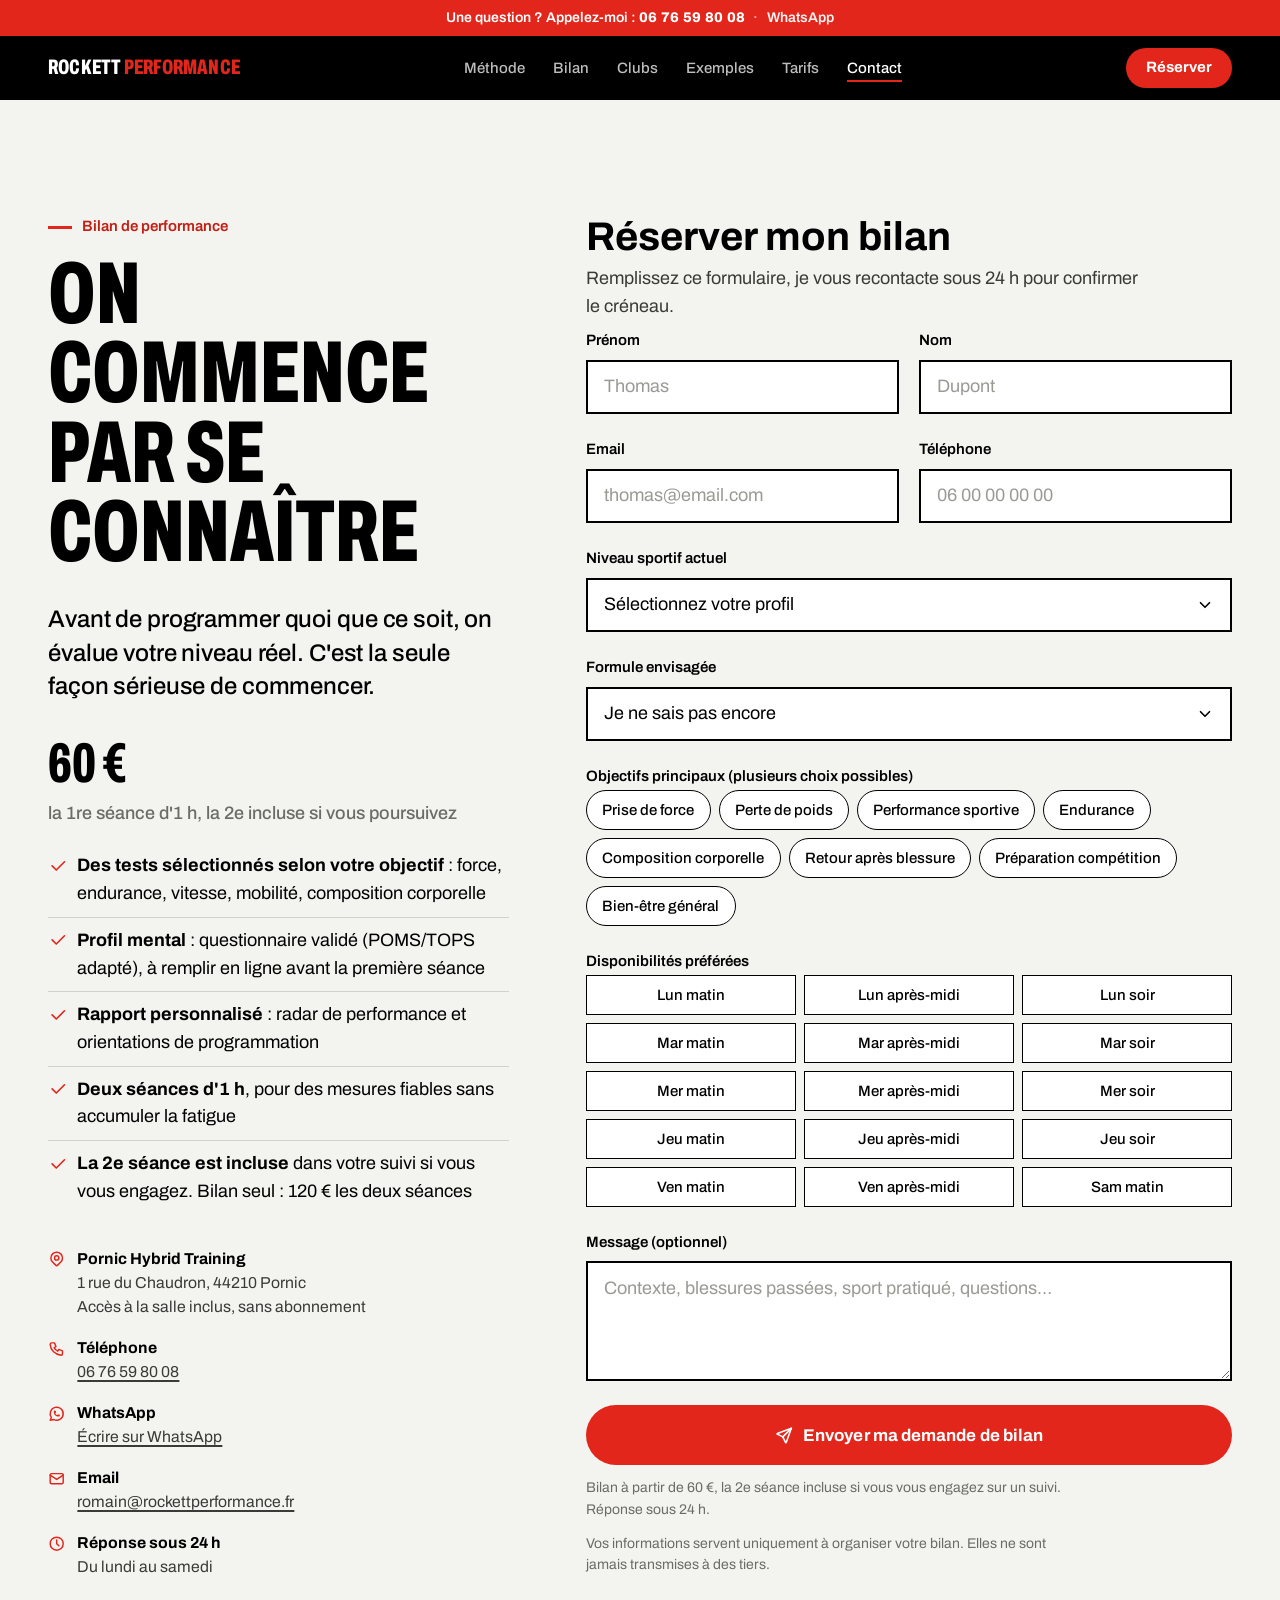
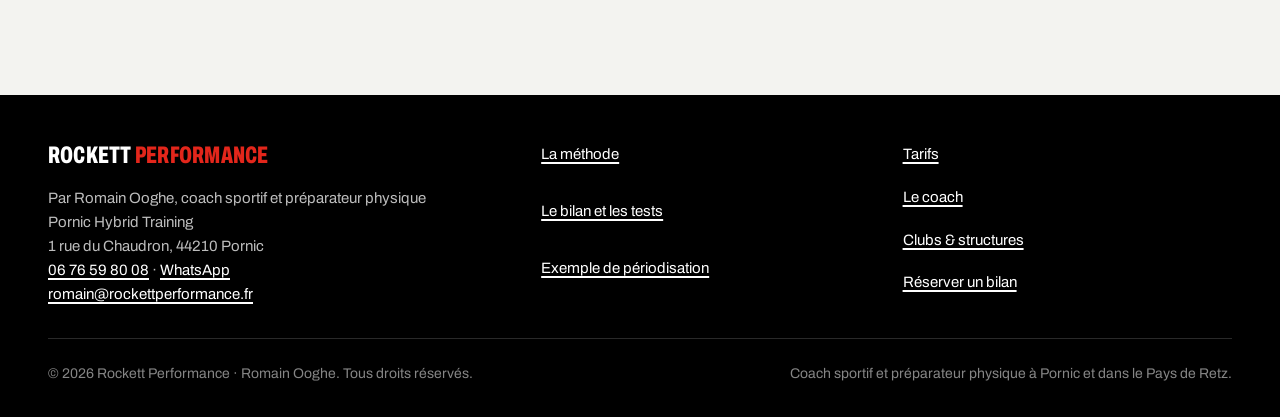
<file: contact.html>
<!DOCTYPE html>
<html lang="fr">
<head>
  <meta charset="UTF-8" />
  <meta name="viewport" content="width=device-width, initial-scale=1.0" />
  <title>Réserver un bilan de performance à Pornic · Rockett Performance</title>
  <meta name="description" content="Réservez votre bilan physique à Pornic : deux séances d'1 h de tests ciblés et un rapport personnalisé, à partir de 60 €. Réponse sous 24 h." />
  <link rel="canonical" href="https://rockettperformance.fr/contact" />
  <meta property="og:url" content="https://rockettperformance.fr/contact" />
  <meta property="og:type" content="website" />
  <meta property="og:locale" content="fr_FR" />
  <meta property="og:site_name" content="Rockett Performance" />
  <meta property="og:title" content="Réserver un bilan de performance à Pornic · Rockett Performance" />
  <meta property="og:description" content="Réservez votre bilan physique à Pornic : deux séances d'1 h de tests ciblés et un rapport personnalisé, à partir de 60 €. Réponse sous 24 h." />
  <meta property="og:image" content="https://rockettperformance.fr/images/romain-mobilite.jpg" />
  <meta name="theme-color" content="#000000" />
  <link rel="icon" href="images/favicon.svg" type="image/svg+xml" />
  <link rel="preconnect" href="https://fonts.googleapis.com" />
  <link rel="preconnect" href="https://fonts.gstatic.com" crossorigin />
  <link href="https://fonts.googleapis.com/css2?family=Archivo:wdth,wght@62..100,400..800&display=swap" rel="stylesheet" />
  <link rel="stylesheet" href="assets/style.css" />
  <script src="assets/site.js" defer></script>
</head>
<body>

  <svg hidden xmlns="http://www.w3.org/2000/svg">
    <symbol id="i-check" viewBox="0 0 24 24"><path d="M5 12l5 5l10 -10"/></symbol>
    <symbol id="i-pin" viewBox="0 0 24 24"><path d="M9 11a3 3 0 1 0 6 0a3 3 0 0 0 -6 0"/><path d="M17.657 16.657l-4.243 4.243a2 2 0 0 1 -2.827 0l-4.244 -4.243a8 8 0 1 1 11.314 0z"/></symbol>
    <symbol id="i-phone" viewBox="0 0 24 24"><path d="M5 4h4l2 5l-2.5 1.5a11 11 0 0 0 5 5l1.5 -2.5l5 2v4a2 2 0 0 1 -2 2a16 16 0 0 1 -15 -15a2 2 0 0 1 2 -2"/></symbol>
    <symbol id="i-whatsapp" viewBox="0 0 24 24"><path d="M3 21l1.65 -3.8a9 9 0 1 1 3.4 2.9l-5.05 .9"/><path d="M9 10a.5 .5 0 0 0 1 0v-1a.5 .5 0 0 0 -1 0v1a5 5 0 0 0 5 5h1a.5 .5 0 0 0 0 -1h-1a.5 .5 0 0 0 0 1"/></symbol>
    <symbol id="i-mail" viewBox="0 0 24 24"><path d="M3 7a2 2 0 0 1 2 -2h14a2 2 0 0 1 2 2v10a2 2 0 0 1 -2 2h-14a2 2 0 0 1 -2 -2v-10z"/><path d="M3 7l9 6l9 -6"/></symbol>
    <symbol id="i-clock" viewBox="0 0 24 24"><path d="M12 12m-9 0a9 9 0 1 0 18 0a9 9 0 1 0 -18 0"/><path d="M12 7v5l3 3"/></symbol>
    <symbol id="i-send" viewBox="0 0 24 24"><path d="M10 14l11 -11"/><path d="M21 3l-6.5 18a.55 .55 0 0 1 -1 0l-3.5 -7l-7 -3.5a.55 .55 0 0 1 0 -1l18 -6.5"/></symbol>
    <symbol id="i-loader" viewBox="0 0 24 24"><path d="M12 3a9 9 0 1 0 9 9"/></symbol>
  </svg>

  <a href="#contenu" class="skip">Aller au contenu</a>

  <div class="topbar">
    <span class="topbar__q">Une question ? </span>Appelez-moi&nbsp;: <a href="tel:+33676598008" class="topbar__tel">06&nbsp;76&nbsp;59&nbsp;80&nbsp;08</a><span class="topbar__sep" aria-hidden="true">·</span><a href="https://wa.me/33676598008" class="topbar__wa" target="_blank" rel="noopener">WhatsApp</a>
  </div>

  <header class="nav">
    <div class="nav__in">
      <a href="index.html" class="nav__logo" aria-label="Rockett Performance, accueil">Rockett <b>Performance</b></a>
      <nav aria-label="Navigation principale">
        <ul class="nav__links" id="nav-links">
          <li><a href="methode.html">Méthode</a></li>
          <li><a href="tests.html">Bilan</a></li>
          <li><a href="clubs.html">Clubs</a></li>
          <li><a href="exemples.html">Exemples</a></li>
          <li><a href="index.html#tarifs">Tarifs</a></li>
          <li><a href="contact.html" aria-current="page">Contact</a></li>
        </ul>
      </nav>
      <div class="nav__right">
        <a href="contact.html" class="btn btn--red btn--sm nav__cta">Réserver</a>
        <button class="nav__toggle" type="button" aria-label="Ouvrir le menu" aria-expanded="false" aria-controls="nav-links"><span></span><span></span><span></span></button>
      </div>
    </div>
    <div class="nav__progress"></div>
  </header>

  <main id="contenu">
    <section class="section">
      <div class="wrap contact">

        <aside class="contact__aside">
          <div>
            <p class="kicker">Bilan de performance</p>
            <h1 class="page-title mt-1">On commence par se connaître</h1>
          </div>
          <p class="lead">Avant de programmer quoi que ce soit, on évalue votre niveau réel. C'est la seule façon sérieuse de commencer.</p>

          <div>
            <div class="price price--lg"><span class="num">60 €</span><span>la 1re séance d'1 h, la 2e incluse si vous poursuivez</span></div>
            <ul class="checks mt-1">
              <li><svg class="i" aria-hidden="true"><use href="#i-check"/></svg><span><b>Des tests sélectionnés selon votre objectif</b> : force, endurance, vitesse, mobilité, composition corporelle</span></li>
              <li><svg class="i" aria-hidden="true"><use href="#i-check"/></svg><span><b>Profil mental</b> : questionnaire validé (POMS/TOPS adapté), à remplir en ligne avant la première séance</span></li>
              <li><svg class="i" aria-hidden="true"><use href="#i-check"/></svg><span><b>Rapport personnalisé</b> : radar de performance et orientations de programmation</span></li>
              <li><svg class="i" aria-hidden="true"><use href="#i-check"/></svg><span><b>Deux séances d'1 h</b>, pour des mesures fiables sans accumuler la fatigue</span></li>
              <li><svg class="i" aria-hidden="true"><use href="#i-check"/></svg><span><b>La 2e séance est incluse</b> dans votre suivi si vous vous engagez. Bilan seul : 120 € les deux séances</span></li>
            </ul>
          </div>

          <ul class="infos">
            <li>
              <svg class="i" aria-hidden="true"><use href="#i-pin"/></svg>
              <p><b>Pornic Hybrid Training</b>1 rue du Chaudron, 44210 Pornic<br>Accès à la salle inclus, sans abonnement</p>
            </li>
            <li>
              <svg class="i" aria-hidden="true"><use href="#i-phone"/></svg>
              <p><b>Téléphone</b><a href="tel:+33676598008">06&nbsp;76&nbsp;59&nbsp;80&nbsp;08</a></p>
            </li>
            <li>
              <svg class="i" aria-hidden="true"><use href="#i-whatsapp"/></svg>
              <p><b>WhatsApp</b><a href="https://wa.me/33676598008" target="_blank" rel="noopener">Écrire sur WhatsApp</a></p>
            </li>
            <li>
              <svg class="i" aria-hidden="true"><use href="#i-mail"/></svg>
              <p><b>Email</b><a href="mailto:romain@rockettperformance.fr">romain@rockettperformance.fr</a></p>
            </li>
            <li>
              <svg class="i" aria-hidden="true"><use href="#i-clock"/></svg>
              <p><b>Réponse sous 24 h</b>Du lundi au samedi</p>
            </li>
          </ul>
        </aside>

        <div>
          <div id="formWrap">
            <div class="form__head">
              <h2>Réserver mon bilan</h2>
              <p>Remplissez ce formulaire, je vous recontacte sous 24 h pour confirmer le créneau.</p>
            </div>

            <form class="form" id="contactForm" name="bilan" method="POST" action="/" data-netlify="true" netlify-honeypot="bot-field">
              <input type="hidden" name="form-name" value="bilan">
              <input type="hidden" name="objectifs" value="">
              <input type="hidden" name="disponibilites" value="">
              <p hidden><label>Ne pas remplir : <input name="bot-field"></label></p>

              <div class="form-row">
                <div class="field">
                  <label for="prenom">Prénom</label>
                  <input type="text" id="prenom" name="prenom" autocomplete="given-name" placeholder="Thomas" required>
                </div>
                <div class="field">
                  <label for="nom">Nom</label>
                  <input type="text" id="nom" name="nom" autocomplete="family-name" placeholder="Dupont" required>
                </div>
              </div>

              <div class="form-row">
                <div class="field">
                  <label for="email">Email</label>
                  <input type="email" id="email" name="email" autocomplete="email" placeholder="thomas@email.com" required>
                </div>
                <div class="field">
                  <label for="tel">Téléphone</label>
                  <input type="tel" id="tel" name="tel" autocomplete="tel" placeholder="06 00 00 00 00">
                </div>
              </div>

              <div class="field">
                <label for="niveau">Niveau sportif actuel</label>
                <select id="niveau" name="niveau">
                  <option value="" disabled selected>Sélectionnez votre profil</option>
                  <option>Débutant — je reprends le sport</option>
                  <option>Intermédiaire — je m'entraîne régulièrement</option>
                  <option>Confirmé — je cherche à progresser sérieusement</option>
                  <option>Compétiteur — préparation à une compétition</option>
                  <option>Retour blessure — réathlétisation</option>
                </select>
              </div>

              <div class="field">
                <label for="formule">Formule envisagée</label>
                <select id="formule" name="formule">
                  <option value="">Je ne sais pas encore</option>
                  <option>Suivi Essentiel — 220 €/mois</option>
                  <option>Suivi Performance — 390 €/mois</option>
                  <option>Préparation spécifique — 790 € / 12 semaines</option>
                  <option>Séances à l'unité ou en duo</option>
                  <option>Bilan seul (2 séances, 120 €)</option>
                  <option>Club ou structure — demande de devis</option>
                </select>
              </div>

              <fieldset class="fieldset" data-group="objectifs">
                <legend>Objectifs principaux (plusieurs choix possibles)</legend>
                <div class="chips">
                  <label class="chip"><input type="checkbox" value="Prise de force"><span>Prise de force</span></label>
                  <label class="chip"><input type="checkbox" value="Perte de poids"><span>Perte de poids</span></label>
                  <label class="chip"><input type="checkbox" value="Performance sportive"><span>Performance sportive</span></label>
                  <label class="chip"><input type="checkbox" value="Endurance"><span>Endurance</span></label>
                  <label class="chip"><input type="checkbox" value="Composition corporelle"><span>Composition corporelle</span></label>
                  <label class="chip"><input type="checkbox" value="Retour après blessure"><span>Retour après blessure</span></label>
                  <label class="chip"><input type="checkbox" value="Préparation compétition"><span>Préparation compétition</span></label>
                  <label class="chip"><input type="checkbox" value="Bien-être général"><span>Bien‑être général</span></label>
                </div>
              </fieldset>

              <fieldset class="fieldset" data-group="disponibilites">
                <legend>Disponibilités préférées</legend>
                <div class="chips chips--grid">
                  <label class="chip"><input type="checkbox" value="Lun matin"><span>Lun matin</span></label>
                  <label class="chip"><input type="checkbox" value="Lun après-midi"><span>Lun après‑midi</span></label>
                  <label class="chip"><input type="checkbox" value="Lun soir"><span>Lun soir</span></label>
                  <label class="chip"><input type="checkbox" value="Mar matin"><span>Mar matin</span></label>
                  <label class="chip"><input type="checkbox" value="Mar après-midi"><span>Mar après‑midi</span></label>
                  <label class="chip"><input type="checkbox" value="Mar soir"><span>Mar soir</span></label>
                  <label class="chip"><input type="checkbox" value="Mer matin"><span>Mer matin</span></label>
                  <label class="chip"><input type="checkbox" value="Mer après-midi"><span>Mer après‑midi</span></label>
                  <label class="chip"><input type="checkbox" value="Mer soir"><span>Mer soir</span></label>
                  <label class="chip"><input type="checkbox" value="Jeu matin"><span>Jeu matin</span></label>
                  <label class="chip"><input type="checkbox" value="Jeu après-midi"><span>Jeu après‑midi</span></label>
                  <label class="chip"><input type="checkbox" value="Jeu soir"><span>Jeu soir</span></label>
                  <label class="chip"><input type="checkbox" value="Ven matin"><span>Ven matin</span></label>
                  <label class="chip"><input type="checkbox" value="Ven après-midi"><span>Ven après‑midi</span></label>
                  <label class="chip"><input type="checkbox" value="Sam matin"><span>Sam matin</span></label>
                </div>
              </fieldset>

              <div class="field">
                <label for="message">Message (optionnel)</label>
                <textarea id="message" name="message" placeholder="Contexte, blessures passées, sport pratiqué, questions…"></textarea>
              </div>

              <div class="form__submit">
                <button type="submit" class="btn btn--red btn--lg"><svg class="i" aria-hidden="true"><use href="#i-send"/></svg>Envoyer ma demande de bilan</button>
                <p class="form-error" id="formError" role="alert" hidden>L'envoi n'a pas abouti. Vérifiez votre connexion et réessayez, ou appelez-moi directement au 06 76 59 80 08.</p>
                <p class="form-note">Bilan à partir de 60 €, la 2e séance incluse si vous vous engagez sur un suivi. Réponse sous 24 h.</p>
                <p class="form-note">Vos informations servent uniquement à organiser votre bilan. Elles ne sont jamais transmises à des tiers.</p>
              </div>
            </form>
          </div>

          <div class="confirmation" id="confirmation" hidden tabindex="-1">
            <span class="tick"></span>
            <h2>Demande envoyée</h2>
            <p>Je vous recontacte sous 24 h pour confirmer le créneau de votre bilan. À très bientôt.</p>
            <a href="index.html" class="btn btn--black">Retour à l'accueil</a>
          </div>
        </div>

      </div>
    </section>
  </main>

  <footer class="footer">
    <div class="wrap">
      <div>
        <a href="index.html" class="footer__logo">Rockett <b>Performance</b></a>
        <address class="mt-1">Par Romain Ooghe, coach sportif et préparateur physique<br>Pornic Hybrid Training<br>1 rue du Chaudron, 44210 Pornic<br><a href="tel:+33676598008">06&nbsp;76&nbsp;59&nbsp;80&nbsp;08</a> · <a href="https://wa.me/33676598008" target="_blank" rel="noopener">WhatsApp</a><br><a href="mailto:romain@rockettperformance.fr">romain@rockettperformance.fr</a></address>
      </div>
      <ul>
        <li><a href="methode.html">La méthode</a></li>
        <li><a href="tests.html">Le bilan et les tests</a></li>
        <li><a href="exemples.html">Exemple de périodisation</a></li>
      </ul>
      <ul>
        <li><a href="index.html#tarifs">Tarifs</a></li>
        <li><a href="index.html#coach">Le coach</a></li>
        <li><a href="clubs.html">Clubs &amp; structures</a></li>
        <li><a href="contact.html">Réserver un bilan</a></li>
      </ul>
      <div class="footer__bottom">
        <span>© 2026 Rockett Performance · Romain Ooghe. Tous droits réservés.</span>
        <span>Coach sportif et préparateur physique à Pornic et dans le Pays de Retz.</span>
      </div>
    </div>
  </footer>

</body>
</html>
</file>
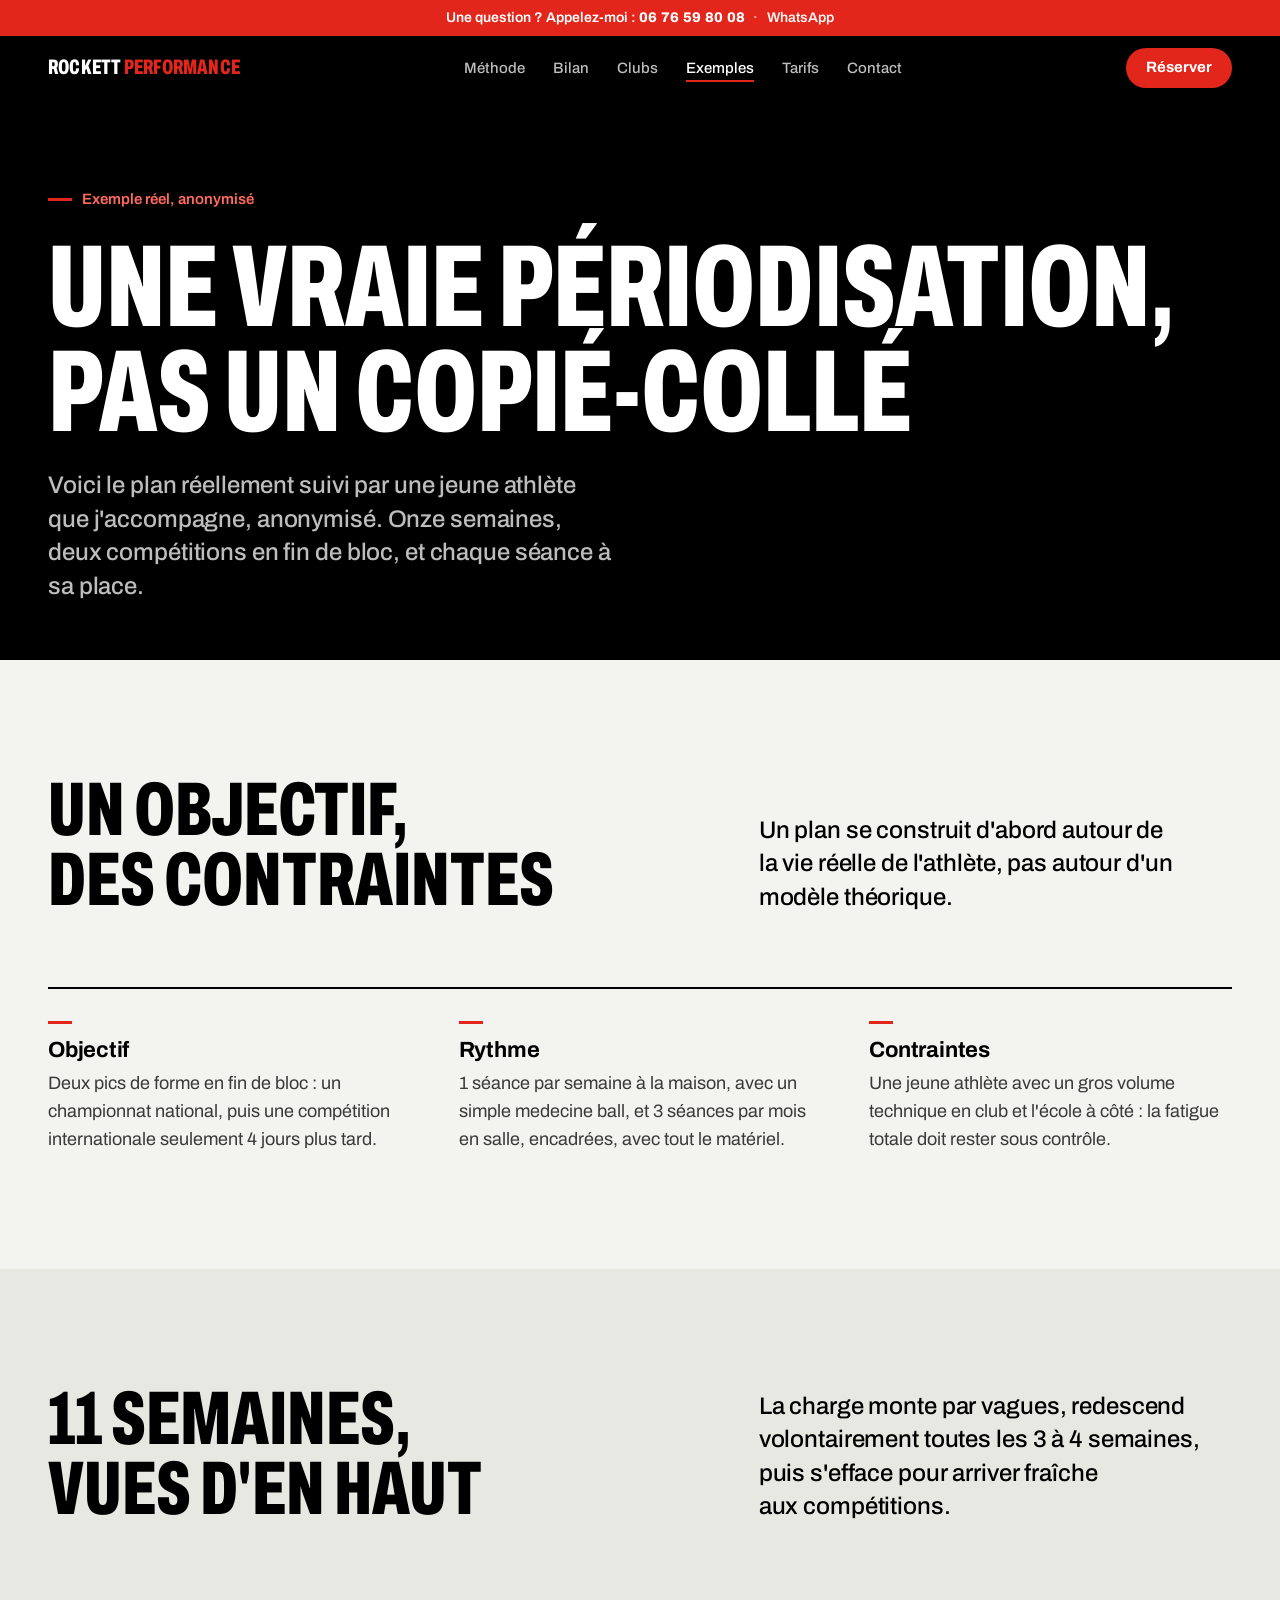
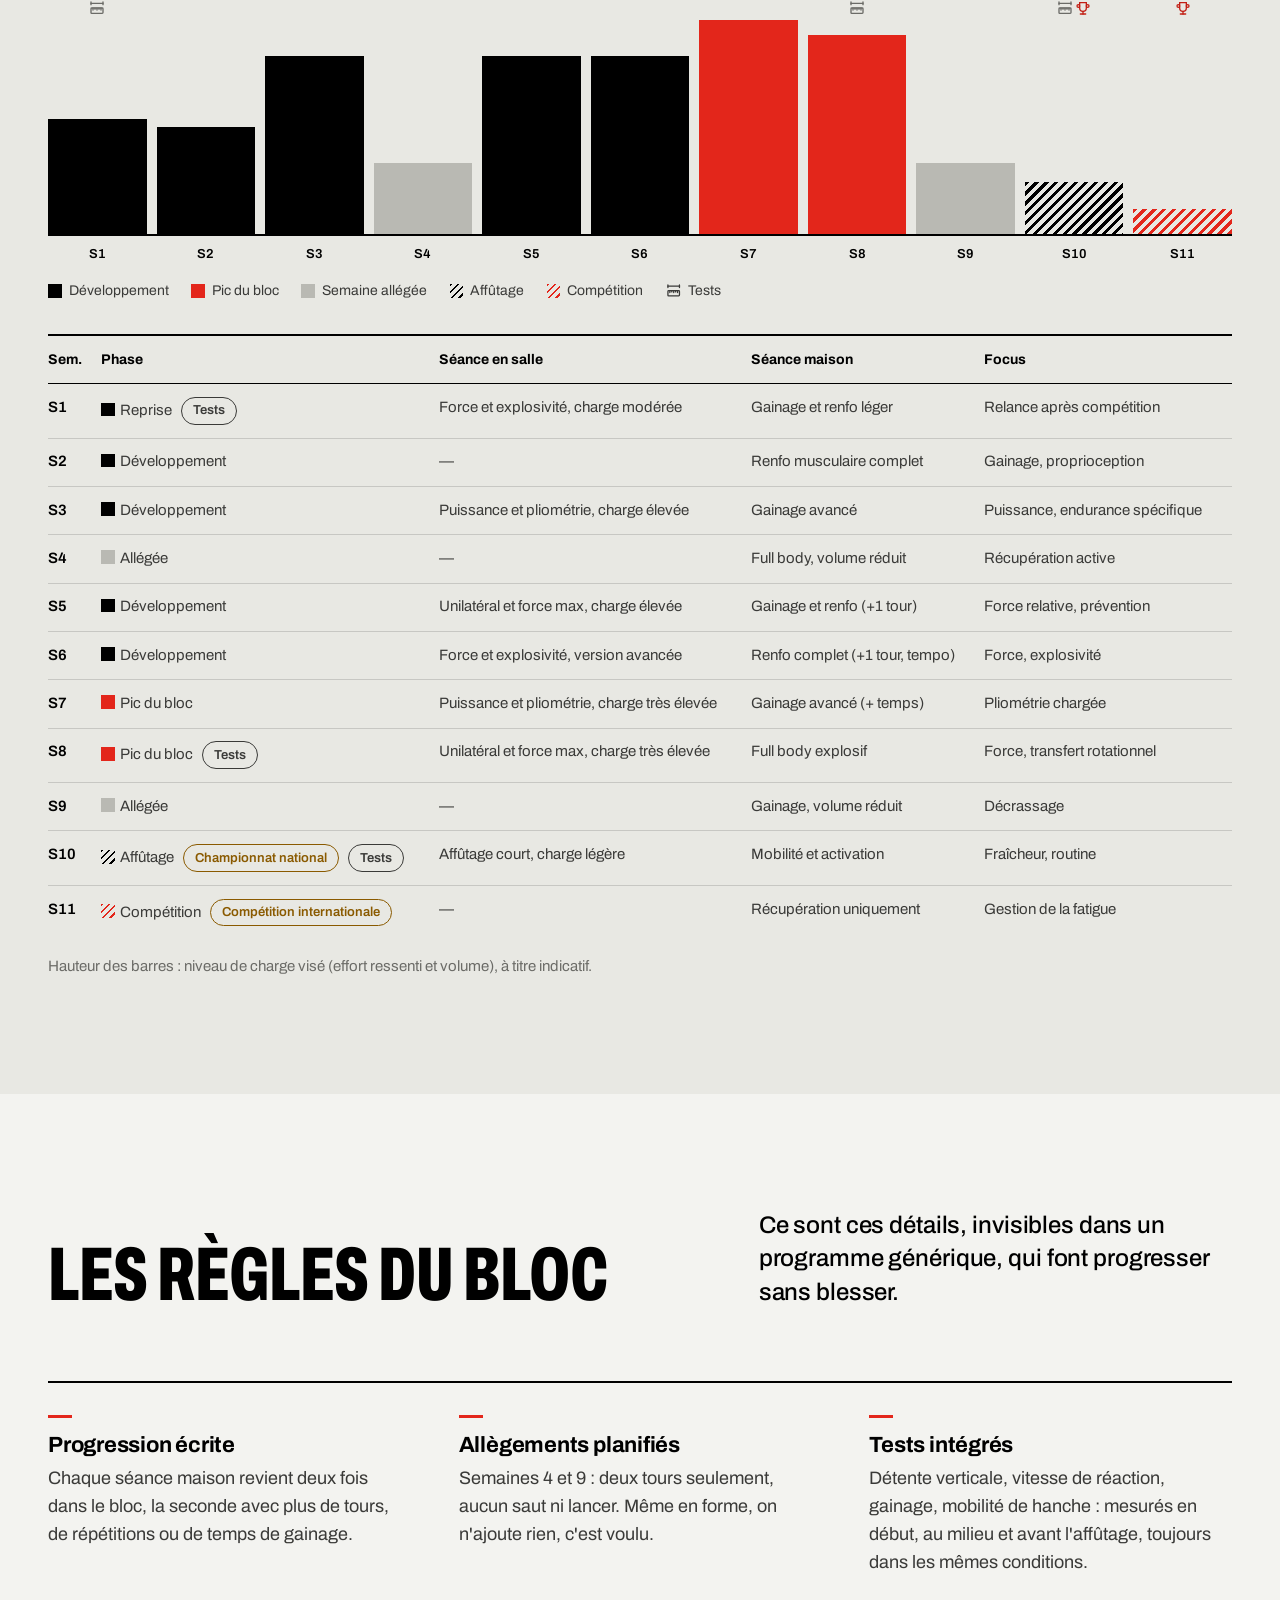
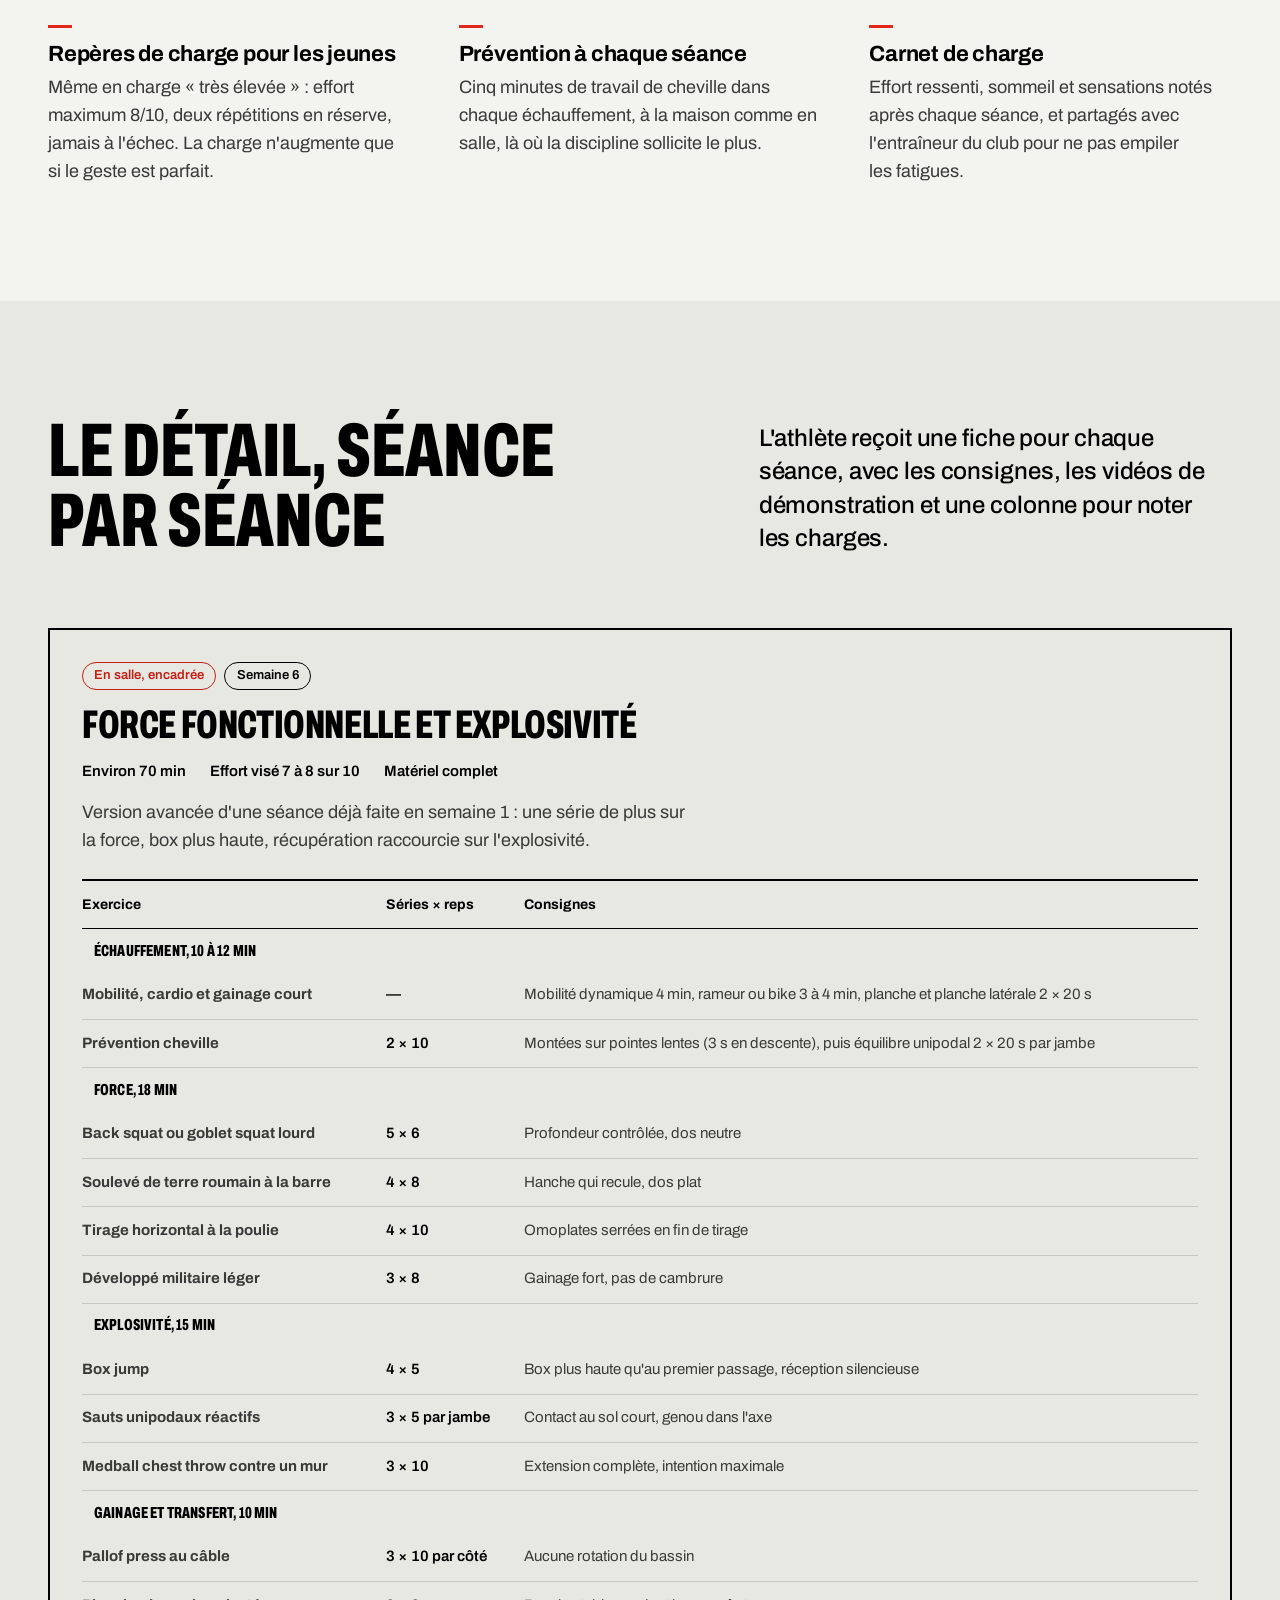
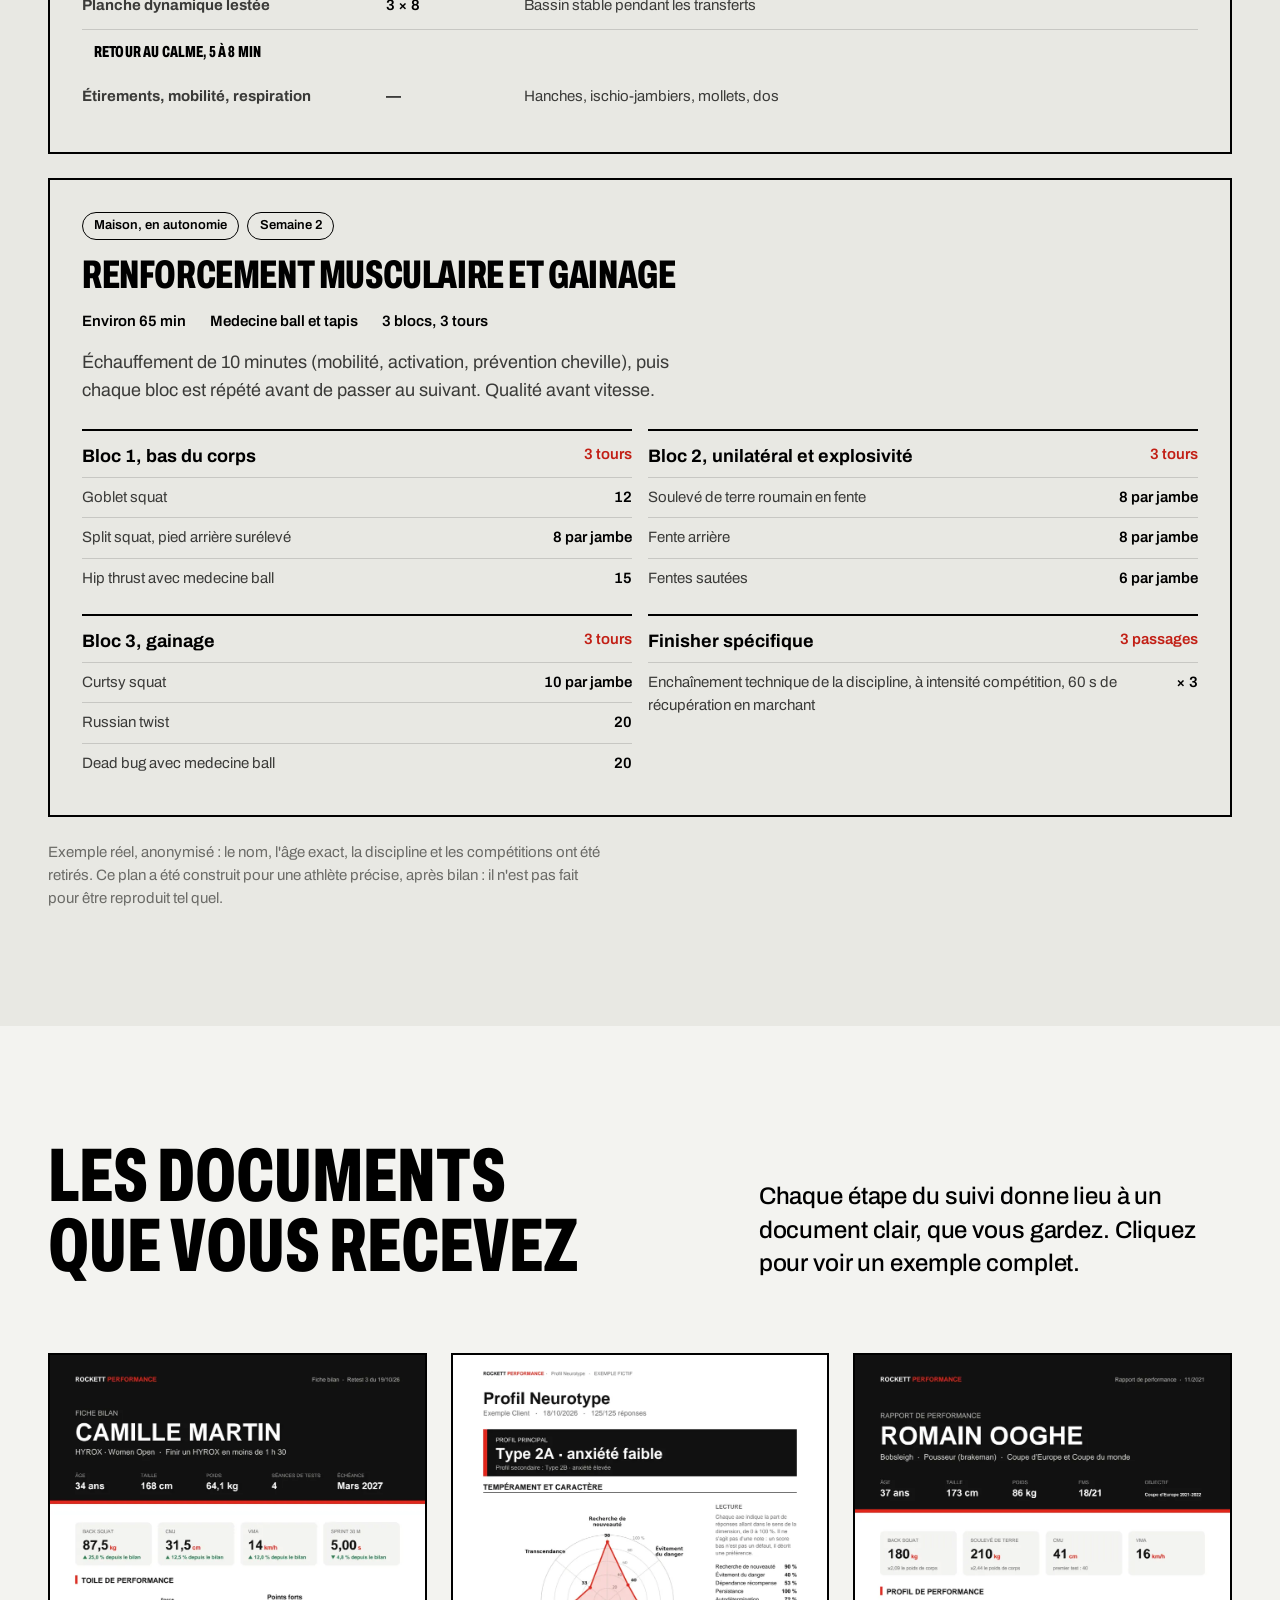
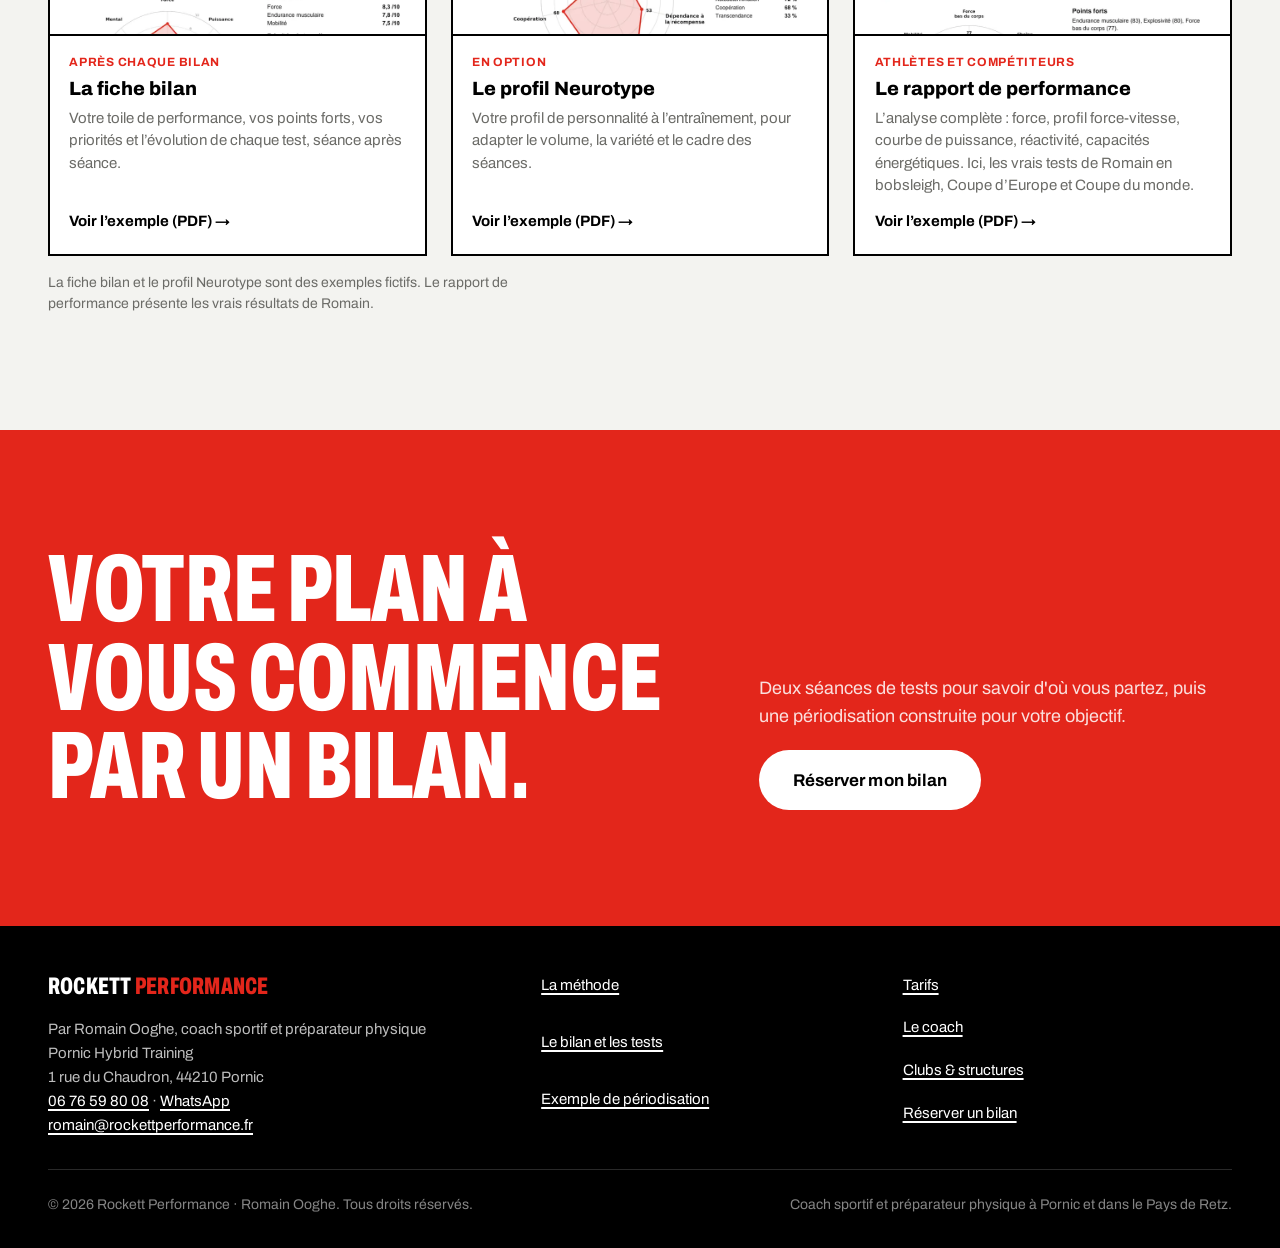
<file: exemples.html>
<!DOCTYPE html>
<html lang="fr">
<head>
  <meta charset="UTF-8" />
  <meta name="viewport" content="width=device-width, initial-scale=1.0" />
  <title>Exemples de périodisation et de séances · Rockett Performance</title>
  <meta name="description" content="Un exemple réel et anonymisé de périodisation sur 11 semaines, avec le détail de deux séances : en salle et à la maison. Préparation physique à Pornic." />
  <link rel="canonical" href="https://rockettperformance.fr/exemples" />
  <meta property="og:url" content="https://rockettperformance.fr/exemples" />
  <meta property="og:type" content="website" />
  <meta property="og:locale" content="fr_FR" />
  <meta property="og:site_name" content="Rockett Performance" />
  <meta property="og:title" content="Exemples de périodisation et de séances · Rockett Performance" />
  <meta property="og:description" content="Un exemple réel et anonymisé de périodisation sur 11 semaines, avec le détail de deux séances : en salle et à la maison. Préparation physique à Pornic." />
  <meta property="og:image" content="https://rockettperformance.fr/images/romain-mobilite.jpg" />
  <meta name="theme-color" content="#000000" />
  <link rel="icon" href="images/favicon.svg" type="image/svg+xml" />
  <link rel="preconnect" href="https://fonts.googleapis.com" />
  <link rel="preconnect" href="https://fonts.gstatic.com" crossorigin />
  <link href="https://fonts.googleapis.com/css2?family=Archivo:wdth,wght@62..100,400..800&display=swap" rel="stylesheet" />
  <link rel="stylesheet" href="assets/style.css" />
  <script src="assets/site.js" defer></script>
</head>
<body>

  <svg hidden xmlns="http://www.w3.org/2000/svg">
    <symbol id="i-trophy" viewBox="0 0 24 24"><path d="M8 21l8 0"/><path d="M12 17l0 4"/><path d="M7 4l10 0"/><path d="M17 4v8a5 5 0 0 1 -10 0v-8"/><path d="M5 9m-2 0a2 2 0 1 0 4 0a2 2 0 1 0 -4 0"/><path d="M19 9m-2 0a2 2 0 1 0 4 0a2 2 0 1 0 -4 0"/></symbol>
    <symbol id="i-ruler" viewBox="0 0 24 24"><path d="M19.875 12c.621 0 1.125 .512 1.125 1.143v5.714c0 .631 -.504 1.143 -1.125 1.143h-15.875a1 1 0 0 1 -1 -1v-5.857c0 -.631 .504 -1.143 1.125 -1.143h15.75z"/><path d="M9 12v2"/><path d="M6 12v3"/><path d="M12 12v3"/><path d="M18 12v3"/><path d="M15 12v2"/><path d="M3 3v4"/><path d="M3 5h18"/><path d="M21 3v4"/></symbol>
  </svg>

  <a href="#contenu" class="skip">Aller au contenu</a>

  <div class="topbar">
    <span class="topbar__q">Une question ? </span>Appelez-moi&nbsp;: <a href="tel:+33676598008" class="topbar__tel">06&nbsp;76&nbsp;59&nbsp;80&nbsp;08</a><span class="topbar__sep" aria-hidden="true">·</span><a href="https://wa.me/33676598008" class="topbar__wa" target="_blank" rel="noopener">WhatsApp</a>
  </div>

  <header class="nav">
    <div class="nav__in">
      <a href="index.html" class="nav__logo" aria-label="Rockett Performance, accueil">Rockett <b>Performance</b></a>
      <nav aria-label="Navigation principale">
        <ul class="nav__links" id="nav-links">
          <li><a href="methode.html">Méthode</a></li>
          <li><a href="tests.html">Bilan</a></li>
          <li><a href="clubs.html">Clubs</a></li>
          <li><a href="exemples.html" aria-current="page">Exemples</a></li>
          <li><a href="index.html#tarifs">Tarifs</a></li>
          <li><a href="contact.html">Contact</a></li>
        </ul>
      </nav>
      <div class="nav__right">
        <a href="contact.html" class="btn btn--red btn--sm nav__cta">Réserver</a>
        <button class="nav__toggle" type="button" aria-label="Ouvrir le menu" aria-expanded="false" aria-controls="nav-links"><span></span><span></span><span></span></button>
      </div>
    </div>
    <div class="nav__progress"></div>
  </header>

  <main id="contenu">

    <header class="page-head">
      <div class="wrap">
        <p class="kicker">Exemple réel, anonymisé</p>
        <h1 class="page-title">Une vraie périodisation, pas un copié‑collé</h1>
        <p class="lead">Voici le plan réellement suivi par une jeune athlète que j'accompagne, anonymisé. Onze semaines, deux compétitions en fin de bloc, et chaque séance à sa place.</p>
      </div>
    </header>

    <!-- Contexte -->
    <section class="section">
      <div class="wrap">
        <div class="section-head">
          <h2 class="section-title">Un objectif, des contraintes</h2>
          <p class="lead">Un plan se construit d'abord autour de la vie réelle de l'athlète, pas autour d'un modèle théorique.</p>
        </div>
        <div class="principles">
          <div>
            <h3>Objectif</h3>
            <p>Deux pics de forme en fin de bloc : un championnat national, puis une compétition internationale seulement 4 jours plus tard.</p>
          </div>
          <div>
            <h3>Rythme</h3>
            <p>1 séance par semaine à la maison, avec un simple medecine ball, et 3 séances par mois en salle, encadrées, avec tout le matériel.</p>
          </div>
          <div>
            <h3>Contraintes</h3>
            <p>Une jeune athlète avec un gros volume technique en club et l'école à côté : la fatigue totale doit rester sous contrôle.</p>
          </div>
        </div>
      </div>
    </section>

    <!-- Périodisation -->
    <section class="section section--paper-2">
      <div class="wrap">
        <div class="section-head">
          <h2 class="section-title">11 semaines, vues d'en haut</h2>
          <p class="lead">La charge monte par vagues, redescend volontairement toutes les 3 à 4 semaines, puis s'efface pour arriver fraîche aux compétitions.</p>
        </div>

        <div class="pz" role="img" aria-label="Évolution de la charge d'entraînement sur 11 semaines : montée progressive, semaines allégées en 4 et 9, pic en 7 et 8, affûtage en 10, compétitions en 10 et 11">
          <div class="pz__cols">
            <div class="pz__col"><div class="pz__marks"><svg class="i" aria-hidden="true"><use href="#i-ruler"/></svg></div><div class="pz__bar" style="--h:55%"></div></div>
            <div class="pz__col"><div class="pz__bar" style="--h:45%"></div></div>
            <div class="pz__col"><div class="pz__bar" style="--h:75%"></div></div>
            <div class="pz__col"><div class="pz__bar pz__bar--deload" style="--h:30%"></div></div>
            <div class="pz__col"><div class="pz__bar" style="--h:75%"></div></div>
            <div class="pz__col"><div class="pz__bar" style="--h:75%"></div></div>
            <div class="pz__col"><div class="pz__bar pz__bar--pic" style="--h:90%"></div></div>
            <div class="pz__col"><div class="pz__marks"><svg class="i" aria-hidden="true"><use href="#i-ruler"/></svg></div><div class="pz__bar pz__bar--pic" style="--h:95%"></div></div>
            <div class="pz__col"><div class="pz__bar pz__bar--deload" style="--h:30%"></div></div>
            <div class="pz__col"><div class="pz__marks"><svg class="i" aria-hidden="true"><use href="#i-ruler"/></svg><svg class="i i--comp" aria-hidden="true"><use href="#i-trophy"/></svg></div><div class="pz__bar pz__bar--taper" style="--h:25%"></div></div>
            <div class="pz__col"><div class="pz__marks"><svg class="i i--comp" aria-hidden="true"><use href="#i-trophy"/></svg></div><div class="pz__bar pz__bar--comp" style="--h:12%"></div></div>
          </div>
          <div class="pz__weeks">
            <span>S1</span><span>S2</span><span>S3</span><span>S4</span><span>S5</span><span>S6</span><span>S7</span><span>S8</span><span>S9</span><span>S10</span><span>S11</span>
          </div>
          <div class="pz__legend">
            <span><i class="sw"></i>Développement</span>
            <span><i class="sw sw--pic"></i>Pic du bloc</span>
            <span><i class="sw sw--deload"></i>Semaine allégée</span>
            <span><i class="sw sw--taper"></i>Affûtage</span>
            <span><i class="sw sw--comp"></i>Compétition</span>
            <span><svg class="i" aria-hidden="true"><use href="#i-ruler"/></svg>Tests</span>
          </div>
        </div>

        <div class="table-wrap">
          <table class="table pz-table">
            <thead>
              <tr><th>Sem.</th><th>Phase</th><th>Séance en salle</th><th>Séance maison</th><th>Focus</th></tr>
            </thead>
            <tbody>
              <tr><td class="td-strong">S1</td><td><i class="sw"></i>Reprise <span class="tag">Tests</span></td><td>Force et explosivité, charge modérée</td><td>Gainage et renfo léger</td><td>Relance après compétition</td></tr>
              <tr><td class="td-strong">S2</td><td><i class="sw"></i>Développement</td><td>—</td><td>Renfo musculaire complet</td><td>Gainage, proprioception</td></tr>
              <tr><td class="td-strong">S3</td><td><i class="sw"></i>Développement</td><td>Puissance et pliométrie, charge élevée</td><td>Gainage avancé</td><td>Puissance, endurance spécifique</td></tr>
              <tr><td class="td-strong">S4</td><td><i class="sw sw--deload"></i>Allégée</td><td>—</td><td>Full body, volume réduit</td><td>Récupération active</td></tr>
              <tr><td class="td-strong">S5</td><td><i class="sw"></i>Développement</td><td>Unilatéral et force max, charge élevée</td><td>Gainage et renfo (+1 tour)</td><td>Force relative, prévention</td></tr>
              <tr><td class="td-strong">S6</td><td><i class="sw"></i>Développement</td><td>Force et explosivité, version avancée</td><td>Renfo complet (+1 tour, tempo)</td><td>Force, explosivité</td></tr>
              <tr><td class="td-strong">S7</td><td><i class="sw sw--pic"></i>Pic du bloc</td><td>Puissance et pliométrie, charge très élevée</td><td>Gainage avancé (+ temps)</td><td>Pliométrie chargée</td></tr>
              <tr><td class="td-strong">S8</td><td><i class="sw sw--pic"></i>Pic du bloc <span class="tag">Tests</span></td><td>Unilatéral et force max, charge très élevée</td><td>Full body explosif</td><td>Force, transfert rotationnel</td></tr>
              <tr><td class="td-strong">S9</td><td><i class="sw sw--deload"></i>Allégée</td><td>—</td><td>Gainage, volume réduit</td><td>Décrassage</td></tr>
              <tr><td class="td-strong">S10</td><td><i class="sw sw--taper"></i>Affûtage <span class="tag tag--amber">Championnat national</span> <span class="tag">Tests</span></td><td>Affûtage court, charge légère</td><td>Mobilité et activation</td><td>Fraîcheur, routine</td></tr>
              <tr><td class="td-strong">S11</td><td><i class="sw sw--comp"></i>Compétition <span class="tag tag--amber">Compétition internationale</span></td><td>—</td><td>Récupération uniquement</td><td>Gestion de la fatigue</td></tr>
            </tbody>
          </table>
        </div>
        <p class="note">Hauteur des barres : niveau de charge visé (effort ressenti et volume), à titre indicatif.</p>
      </div>
    </section>

    <!-- Règles du bloc -->
    <section class="section">
      <div class="wrap">
        <div class="section-head">
          <h2 class="section-title">Les règles du bloc</h2>
          <p class="lead">Ce sont ces détails, invisibles dans un programme générique, qui font progresser sans blesser.</p>
        </div>
        <div class="principles principles--6">
          <div>
            <h3>Progression écrite</h3>
            <p>Chaque séance maison revient deux fois dans le bloc, la seconde avec plus de tours, de répétitions ou de temps de gainage.</p>
          </div>
          <div>
            <h3>Allègements planifiés</h3>
            <p>Semaines 4 et 9 : deux tours seulement, aucun saut ni lancer. Même en forme, on n'ajoute rien, c'est voulu.</p>
          </div>
          <div>
            <h3>Tests intégrés</h3>
            <p>Détente verticale, vitesse de réaction, gainage, mobilité de hanche : mesurés en début, au milieu et avant l'affûtage, toujours dans les mêmes conditions.</p>
          </div>
          <div>
            <h3>Repères de charge pour les jeunes</h3>
            <p>Même en charge « très élevée » : effort maximum 8/10, deux répétitions en réserve, jamais à l'échec. La charge n'augmente que si le geste est parfait.</p>
          </div>
          <div>
            <h3>Prévention à chaque séance</h3>
            <p>Cinq minutes de travail de cheville dans chaque échauffement, à la maison comme en salle, là où la discipline sollicite le plus.</p>
          </div>
          <div>
            <h3>Carnet de charge</h3>
            <p>Effort ressenti, sommeil et sensations notés après chaque séance, et partagés avec l'entraîneur du club pour ne pas empiler les fatigues.</p>
          </div>
        </div>
      </div>
    </section>

    <!-- Séances -->
    <section class="section section--paper-2">
      <div class="wrap">
        <div class="section-head">
          <h2 class="section-title">Le détail, séance par séance</h2>
          <p class="lead">L'athlète reçoit une fiche pour chaque séance, avec les consignes, les vidéos de démonstration et une colonne pour noter les charges.</p>
        </div>

        <article class="session">
          <div class="session__tags"><span class="tag tag--red">En salle, encadrée</span><span class="tag">Semaine 6</span></div>
          <h3>Force fonctionnelle et explosivité</h3>
          <ul class="session__meta">
            <li><b>Environ 70 min</b></li>
            <li><b>Effort visé 7 à 8 sur 10</b></li>
            <li><b>Matériel complet</b></li>
          </ul>
          <p>Version avancée d'une séance déjà faite en semaine 1 : une série de plus sur la force, box plus haute, récupération raccourcie sur l'explosivité.</p>
          <div class="table-wrap">
            <table class="table s-table">
              <thead>
                <tr><th>Exercice</th><th>Séries × reps</th><th>Consignes</th></tr>
              </thead>
              <tbody>
                <tr class="tr-bloc"><td colspan="3">Échauffement, 10 à 12 min</td></tr>
                <tr><td><b>Mobilité, cardio et gainage court</b></td><td class="td-strong">—</td><td>Mobilité dynamique 4 min, rameur ou bike 3 à 4 min, planche et planche latérale 2 × 20 s</td></tr>
                <tr><td><b>Prévention cheville</b></td><td class="td-strong">2 × 10</td><td>Montées sur pointes lentes (3 s en descente), puis équilibre unipodal 2 × 20 s par jambe</td></tr>
                <tr class="tr-bloc"><td colspan="3">Force, 18 min</td></tr>
                <tr><td><b>Back squat ou goblet squat lourd</b></td><td class="td-strong">5 × 6</td><td>Profondeur contrôlée, dos neutre</td></tr>
                <tr><td><b>Soulevé de terre roumain à la barre</b></td><td class="td-strong">4 × 8</td><td>Hanche qui recule, dos plat</td></tr>
                <tr><td><b>Tirage horizontal à la poulie</b></td><td class="td-strong">4 × 10</td><td>Omoplates serrées en fin de tirage</td></tr>
                <tr><td><b>Développé militaire léger</b></td><td class="td-strong">3 × 8</td><td>Gainage fort, pas de cambrure</td></tr>
                <tr class="tr-bloc"><td colspan="3">Explosivité, 15 min</td></tr>
                <tr><td><b>Box jump</b></td><td class="td-strong">4 × 5</td><td>Box plus haute qu'au premier passage, réception silencieuse</td></tr>
                <tr><td><b>Sauts unipodaux réactifs</b></td><td class="td-strong">3 × 5 par jambe</td><td>Contact au sol court, genou dans l'axe</td></tr>
                <tr><td><b>Medball chest throw contre un mur</b></td><td class="td-strong">3 × 10</td><td>Extension complète, intention maximale</td></tr>
                <tr class="tr-bloc"><td colspan="3">Gainage et transfert, 10 min</td></tr>
                <tr><td><b>Pallof press au câble</b></td><td class="td-strong">3 × 10 par côté</td><td>Aucune rotation du bassin</td></tr>
                <tr><td><b>Planche dynamique lestée</b></td><td class="td-strong">3 × 8</td><td>Bassin stable pendant les transferts</td></tr>
                <tr class="tr-bloc"><td colspan="3">Retour au calme, 5 à 8 min</td></tr>
                <tr><td><b>Étirements, mobilité, respiration</b></td><td class="td-strong">—</td><td>Hanches, ischio‑jambiers, mollets, dos</td></tr>
              </tbody>
            </table>
          </div>
        </article>

        <article class="session">
          <div class="session__tags"><span class="tag">Maison, en autonomie</span><span class="tag">Semaine 2</span></div>
          <h3>Renforcement musculaire et gainage</h3>
          <ul class="session__meta">
            <li><b>Environ 65 min</b></li>
            <li><b>Medecine ball et tapis</b></li>
            <li><b>3 blocs, 3 tours</b></li>
          </ul>
          <p>Échauffement de 10 minutes (mobilité, activation, prévention cheville), puis chaque bloc est répété avant de passer au suivant. Qualité avant vitesse.</p>
          <div class="blocks">
            <div class="block">
              <div class="block__head"><b>Bloc 1, bas du corps</b><span>3 tours</span></div>
              <ul>
                <li><span>Goblet squat</span><span class="rep">12</span></li>
                <li><span>Split squat, pied arrière surélevé</span><span class="rep">8 par jambe</span></li>
                <li><span>Hip thrust avec medecine ball</span><span class="rep">15</span></li>
              </ul>
            </div>
            <div class="block">
              <div class="block__head"><b>Bloc 2, unilatéral et explosivité</b><span>3 tours</span></div>
              <ul>
                <li><span>Soulevé de terre roumain en fente</span><span class="rep">8 par jambe</span></li>
                <li><span>Fente arrière</span><span class="rep">8 par jambe</span></li>
                <li><span>Fentes sautées</span><span class="rep">6 par jambe</span></li>
              </ul>
            </div>
            <div class="block">
              <div class="block__head"><b>Bloc 3, gainage</b><span>3 tours</span></div>
              <ul>
                <li><span>Curtsy squat</span><span class="rep">10 par jambe</span></li>
                <li><span>Russian twist</span><span class="rep">20</span></li>
                <li><span>Dead bug avec medecine ball</span><span class="rep">20</span></li>
              </ul>
            </div>
            <div class="block">
              <div class="block__head"><b>Finisher spécifique</b><span>3 passages</span></div>
              <ul>
                <li><span>Enchaînement technique de la discipline, à intensité compétition, 60 s de récupération en marchant</span><span class="rep">× 3</span></li>
              </ul>
            </div>
          </div>
        </article>

        <p class="note">Exemple réel, anonymisé : le nom, l'âge exact, la discipline et les compétitions ont été retirés. Ce plan a été construit pour une athlète précise, après bilan : il n'est pas fait pour être reproduit tel quel.</p>
      </div>
    </section>

    <!-- Appel à l'action -->
    <section class="section" id="documents">
      <div class="wrap">
        <div class="section-head">
          <h2 class="section-title">Les documents que vous recevez</h2>
          <p class="lead">Chaque étape du suivi donne lieu à un document clair, que vous gardez. Cliquez pour voir un exemple complet.</p>
        </div>
        <div class="docs">
          <a class="doc" href="docs/Exemple_fiche_bilan.pdf" target="_blank" rel="noopener">
            <span class="doc__img"><img src="images/apercu-fiche-bilan-1.webp" alt="Aperçu de la fiche bilan : toile de performance et chiffres clés" width="900" height="1273" loading="lazy"></span>
            <span class="doc__body">
              <span class="doc__tag">Après chaque bilan</span>
              <span class="doc__title">La fiche bilan</span>
              <span class="doc__text">Votre toile de performance, vos points forts, vos priorités et l’évolution de chaque test, séance après séance.</span>
              <span class="doc__cta">Voir l’exemple (PDF) →</span>
            </span>
          </a>
          <a class="doc" href="docs/Exemple_profil_Neurotype.pdf" target="_blank" rel="noopener">
            <span class="doc__img"><img src="images/apercu-neurotype.webp" alt="Aperçu du profil Neurotype" width="900" height="1273" loading="lazy"></span>
            <span class="doc__body">
              <span class="doc__tag">En option</span>
              <span class="doc__title">Le profil Neurotype</span>
              <span class="doc__text">Votre profil de personnalité à l’entraînement, pour adapter le volume, la variété et le cadre des séances.</span>
              <span class="doc__cta">Voir l’exemple (PDF) →</span>
            </span>
          </a>
          <a class="doc" href="docs/Rapport_performance_Romain_Ooghe.pdf" target="_blank" rel="noopener">
            <span class="doc__img"><img src="images/apercu-rapport-performance.webp" alt="Aperçu du rapport de performance de Romain Ooghe" width="900" height="1273" loading="lazy"></span>
            <span class="doc__body">
              <span class="doc__tag">Athlètes et compétiteurs</span>
              <span class="doc__title">Le rapport de performance</span>
              <span class="doc__text">L’analyse complète : force, profil force-vitesse, courbe de puissance, réactivité, capacités énergétiques. Ici, les vrais tests de Romain en bobsleigh, Coupe d’Europe et Coupe du monde.</span>
              <span class="doc__cta">Voir l’exemple (PDF) →</span>
            </span>
          </a>
        </div>
        <p class="docs__note">La fiche bilan et le profil Neurotype sont des exemples fictifs. Le rapport de performance présente les vrais résultats de Romain.</p>
      </div>
    </section>

    <section class="section cta">
      <div class="wrap">
        <h2 class="section-title">Votre plan à vous commence par un bilan.</h2>
        <div class="cta__side">
          <p>Deux séances de tests pour savoir d'où vous partez, puis une périodisation construite pour votre objectif.</p>
          <a href="contact.html" class="btn btn--white btn--lg">Réserver mon bilan</a>
        </div>
      </div>
    </section>

  </main>

  <footer class="footer">
    <div class="wrap">
      <div>
        <a href="index.html" class="footer__logo">Rockett <b>Performance</b></a>
        <address class="mt-1">Par Romain Ooghe, coach sportif et préparateur physique<br>Pornic Hybrid Training<br>1 rue du Chaudron, 44210 Pornic<br><a href="tel:+33676598008">06&nbsp;76&nbsp;59&nbsp;80&nbsp;08</a> · <a href="https://wa.me/33676598008" target="_blank" rel="noopener">WhatsApp</a><br><a href="mailto:romain@rockettperformance.fr">romain@rockettperformance.fr</a></address>
      </div>
      <ul>
        <li><a href="methode.html">La méthode</a></li>
        <li><a href="tests.html">Le bilan et les tests</a></li>
        <li><a href="exemples.html">Exemple de périodisation</a></li>
      </ul>
      <ul>
        <li><a href="index.html#tarifs">Tarifs</a></li>
        <li><a href="index.html#coach">Le coach</a></li>
        <li><a href="clubs.html">Clubs &amp; structures</a></li>
        <li><a href="contact.html">Réserver un bilan</a></li>
      </ul>
      <div class="footer__bottom">
        <span>© 2026 Rockett Performance · Romain Ooghe. Tous droits réservés.</span>
        <span>Coach sportif et préparateur physique à Pornic et dans le Pays de Retz.</span>
      </div>
    </div>
  </footer>

</body>
</html>
</file>
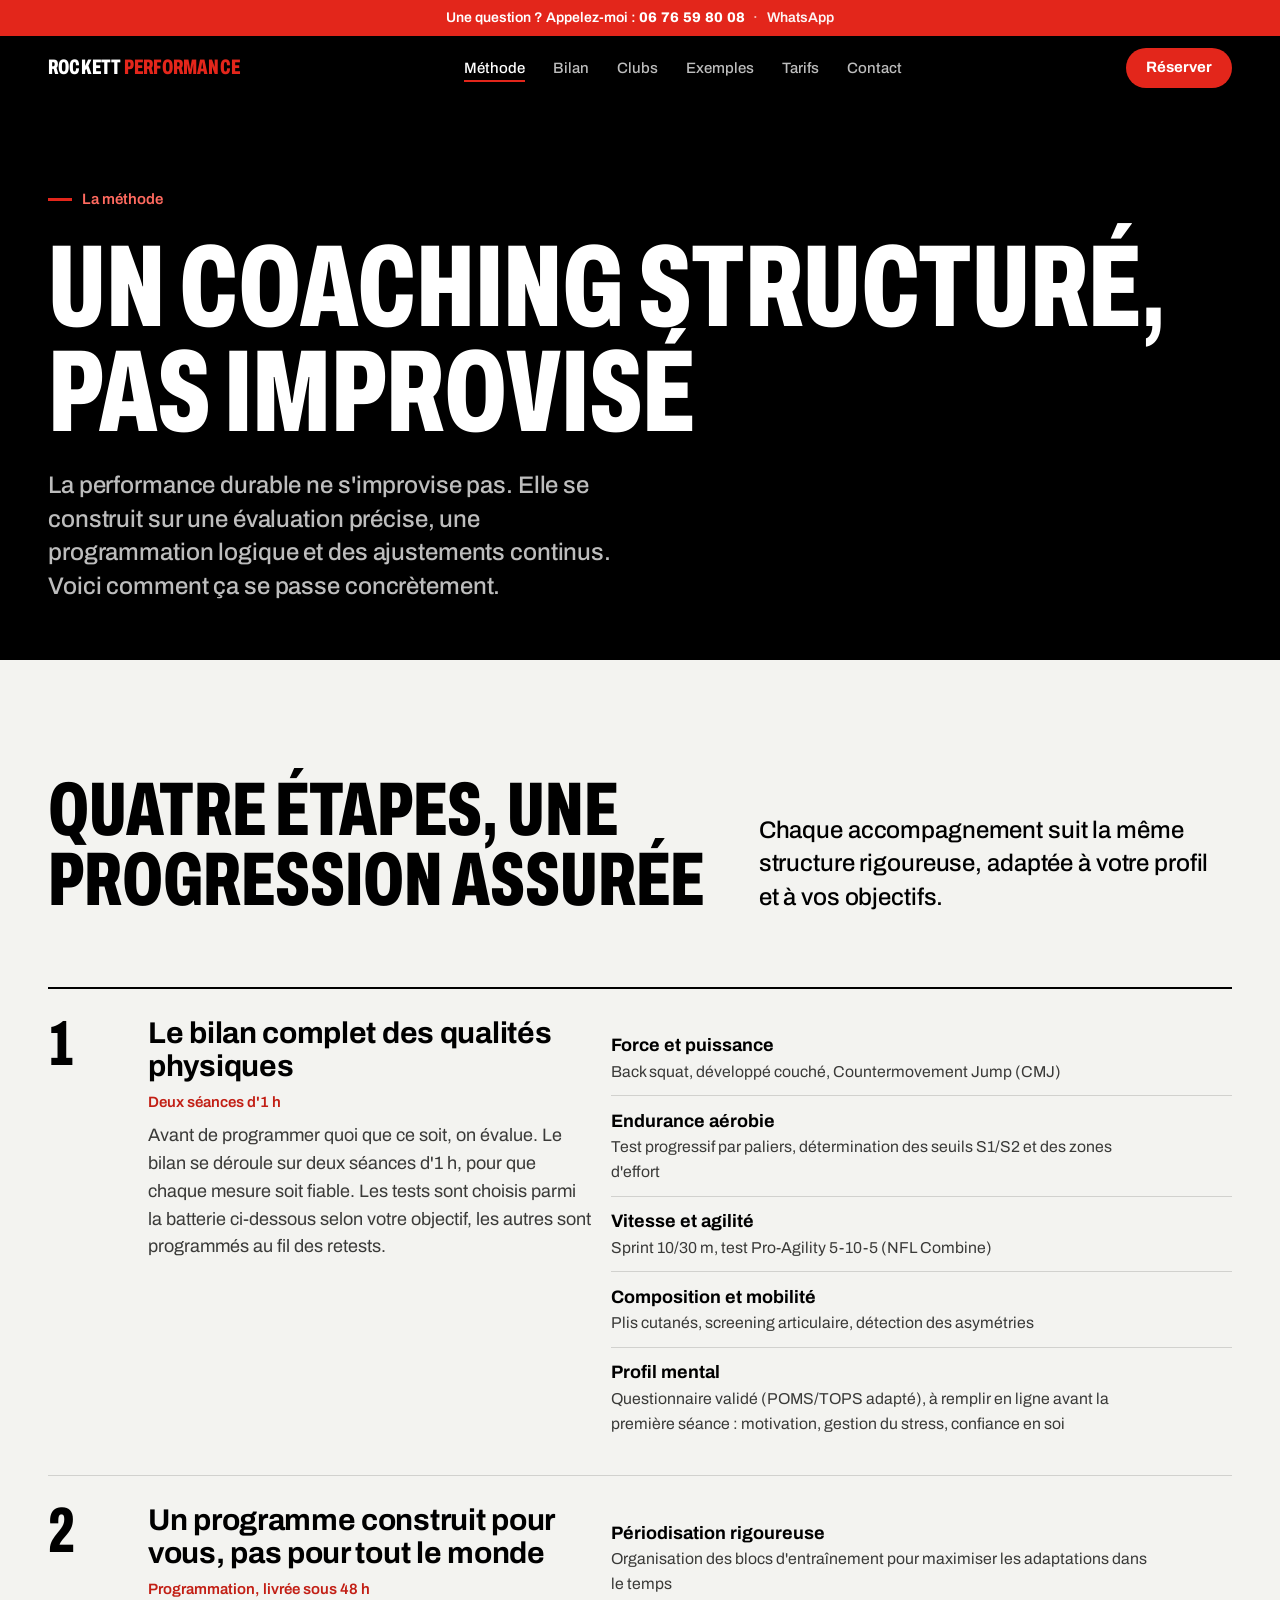
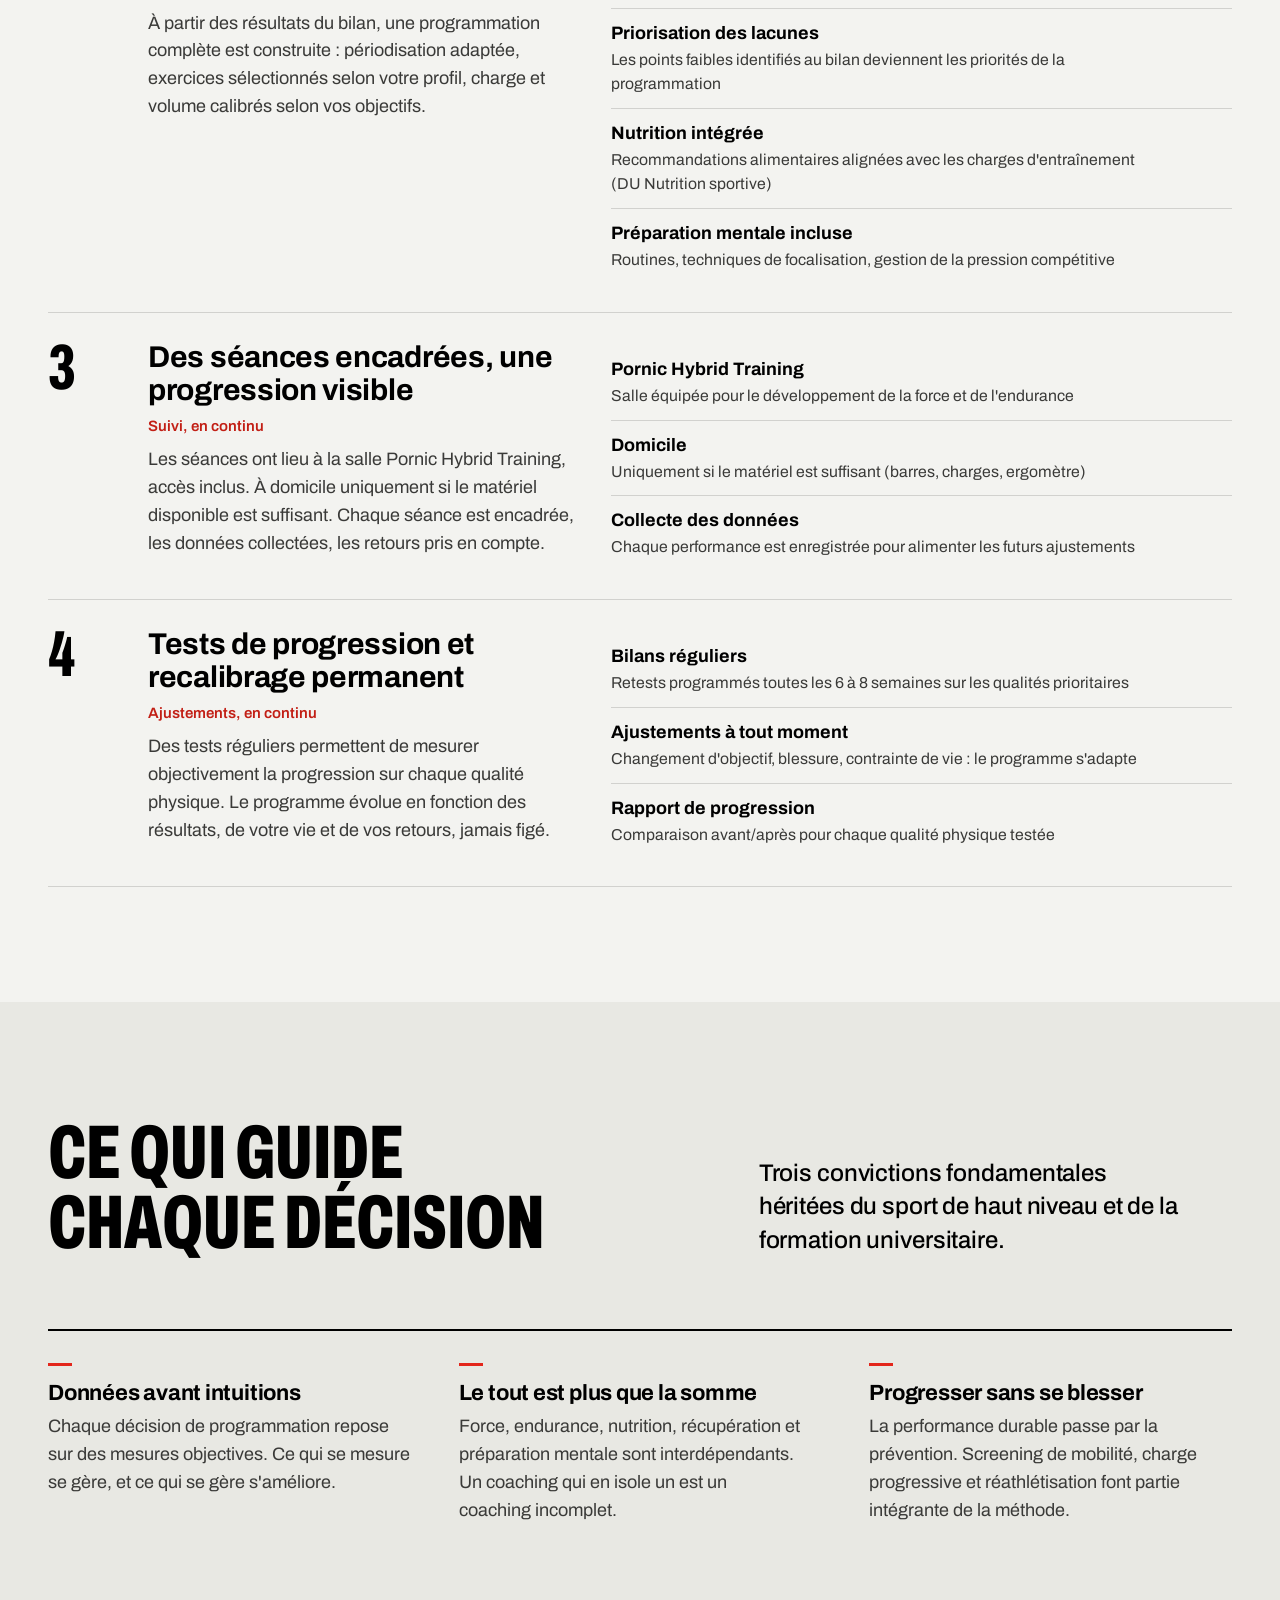
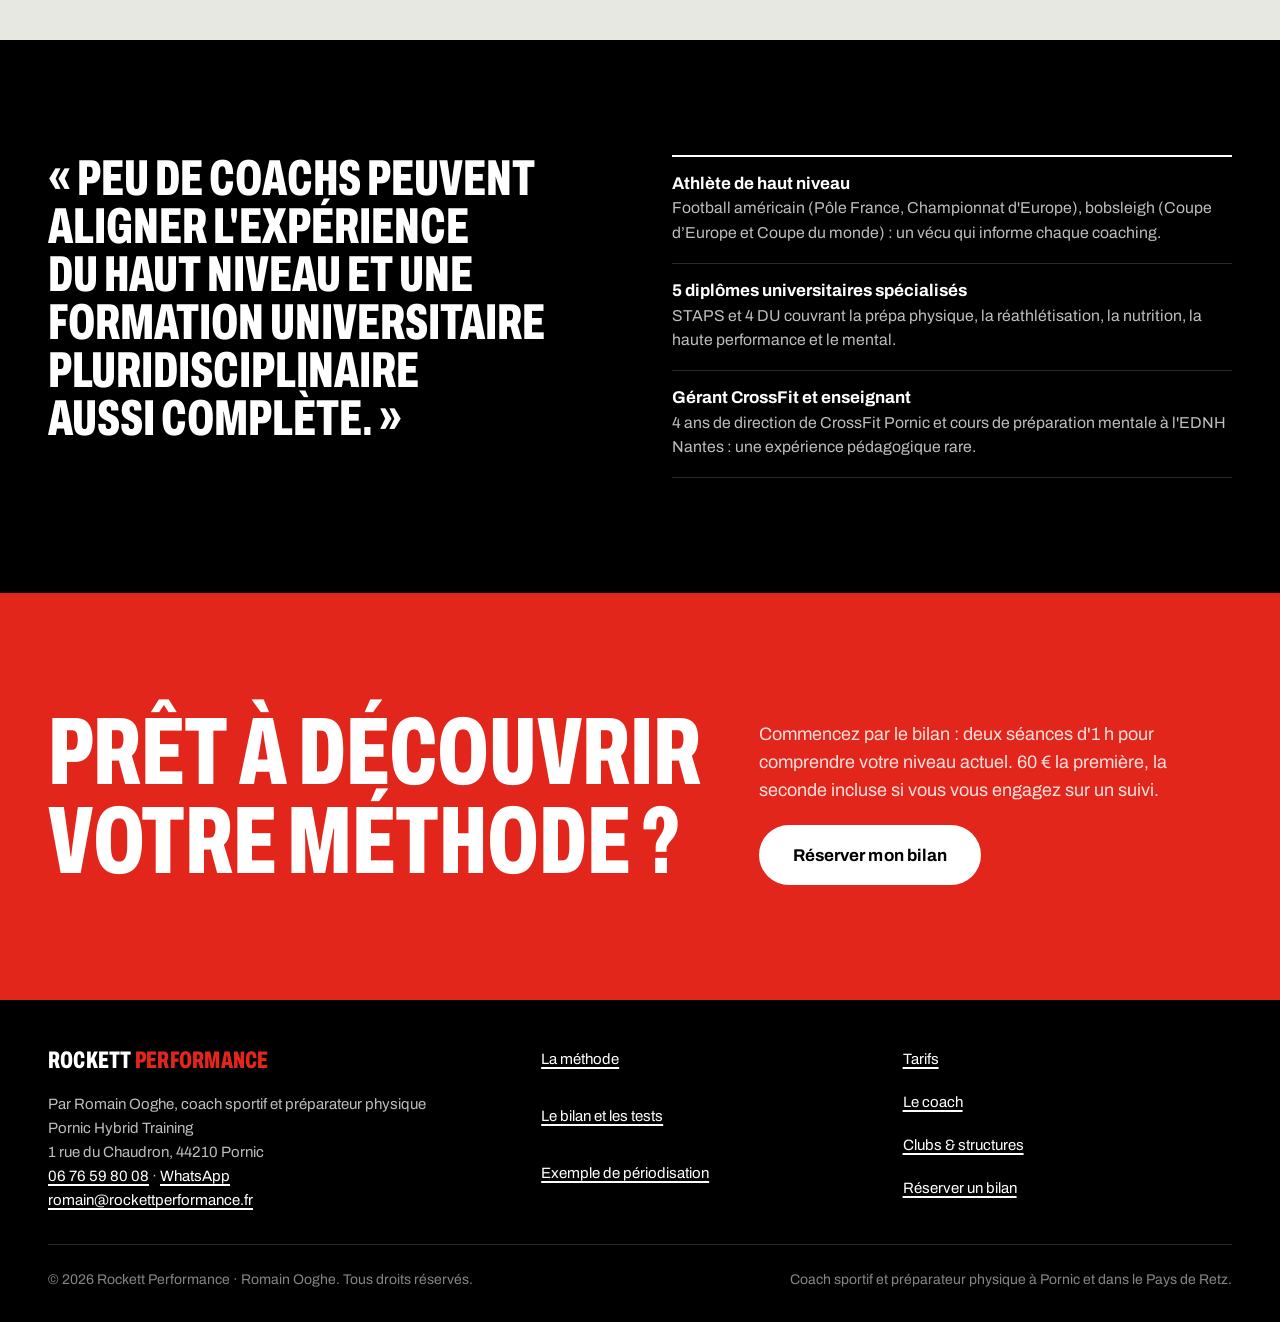
<file: methode.html>
<!DOCTYPE html>
<html lang="fr">
<head>
  <meta charset="UTF-8" />
  <meta name="viewport" content="width=device-width, initial-scale=1.0" />
  <title>La méthode · Préparateur physique à Pornic · Rockett Performance</title>
  <meta name="description" content="Bilan complet, programmation sur-mesure, suivi encadré et retests réguliers : la méthode de préparation physique de Rockett Performance." />
  <link rel="canonical" href="https://rockettperformance.fr/methode" />
  <meta property="og:url" content="https://rockettperformance.fr/methode" />
  <meta property="og:type" content="website" />
  <meta property="og:locale" content="fr_FR" />
  <meta property="og:site_name" content="Rockett Performance" />
  <meta property="og:title" content="La méthode · Préparateur physique à Pornic · Rockett Performance" />
  <meta property="og:description" content="Bilan complet, programmation sur-mesure, suivi encadré et retests réguliers : la méthode de préparation physique de Rockett Performance." />
  <meta property="og:image" content="https://rockettperformance.fr/images/romain-mobilite.jpg" />
  <meta name="theme-color" content="#000000" />
  <link rel="icon" href="images/favicon.svg" type="image/svg+xml" />
  <link rel="preconnect" href="https://fonts.googleapis.com" />
  <link rel="preconnect" href="https://fonts.gstatic.com" crossorigin />
  <link href="https://fonts.googleapis.com/css2?family=Archivo:wdth,wght@62..100,400..800&display=swap" rel="stylesheet" />
  <link rel="stylesheet" href="assets/style.css" />
  <script src="assets/site.js" defer></script>
</head>
<body>

  <a href="#contenu" class="skip">Aller au contenu</a>

  <div class="topbar">
    <span class="topbar__q">Une question ? </span>Appelez-moi&nbsp;: <a href="tel:+33676598008" class="topbar__tel">06&nbsp;76&nbsp;59&nbsp;80&nbsp;08</a><span class="topbar__sep" aria-hidden="true">·</span><a href="https://wa.me/33676598008" class="topbar__wa" target="_blank" rel="noopener">WhatsApp</a>
  </div>

  <header class="nav">
    <div class="nav__in">
      <a href="index.html" class="nav__logo" aria-label="Rockett Performance, accueil">Rockett <b>Performance</b></a>
      <nav aria-label="Navigation principale">
        <ul class="nav__links" id="nav-links">
          <li><a href="methode.html" aria-current="page">Méthode</a></li>
          <li><a href="tests.html">Bilan</a></li>
          <li><a href="clubs.html">Clubs</a></li>
          <li><a href="exemples.html">Exemples</a></li>
          <li><a href="index.html#tarifs">Tarifs</a></li>
          <li><a href="contact.html">Contact</a></li>
        </ul>
      </nav>
      <div class="nav__right">
        <a href="contact.html" class="btn btn--red btn--sm nav__cta">Réserver</a>
        <button class="nav__toggle" type="button" aria-label="Ouvrir le menu" aria-expanded="false" aria-controls="nav-links"><span></span><span></span><span></span></button>
      </div>
    </div>
    <div class="nav__progress"></div>
  </header>

  <main id="contenu">

    <!-- En-tête de page -->
    <header class="page-head">
      <div class="wrap">
        <p class="kicker">La méthode</p>
        <h1 class="page-title">Un coaching structuré, pas improvisé</h1>
        <p class="lead">La performance durable ne s'improvise pas. Elle se construit sur une évaluation précise, une programmation logique et des ajustements continus. Voici comment ça se passe concrètement.</p>
      </div>
    </header>

    <!-- Les quatre étapes -->
    <section class="section" id="etapes">
      <div class="wrap">
        <div class="section-head">
          <h2 class="section-title">Quatre étapes, une progression assurée</h2>
          <p class="lead">Chaque accompagnement suit la même structure rigoureuse, adaptée à votre profil et à vos objectifs.</p>
        </div>

        <ol class="steps">

          <li class="step step--detailed">
            <span class="step__num" aria-hidden="true">1</span>
            <h3>Le bilan complet des qualités physiques</h3>
            <span class="step__meta">Deux séances d'1 h</span>
            <p>Avant de programmer quoi que ce soit, on évalue. Le bilan se déroule sur deux séances d'1 h, pour que chaque mesure soit fiable. Les tests sont choisis parmi la batterie ci-dessous selon votre objectif, les autres sont programmés au fil des retests.</p>
            <dl class="dl">
              <div><dt>Force et puissance</dt><dd>Back squat, développé couché, Countermovement Jump (CMJ)</dd></div>
              <div><dt>Endurance aérobie</dt><dd>Test progressif par paliers, détermination des seuils S1/S2 et des zones d'effort</dd></div>
              <div><dt>Vitesse et agilité</dt><dd>Sprint 10/30 m, test Pro-Agility 5-10-5 (NFL Combine)</dd></div>
              <div><dt>Composition et mobilité</dt><dd>Plis cutanés, screening articulaire, détection des asymétries</dd></div>
              <div><dt>Profil mental</dt><dd>Questionnaire validé (POMS/TOPS adapté), à remplir en ligne avant la première séance : motivation, gestion du stress, confiance en soi</dd></div>
            </dl>
          </li>

          <li class="step step--detailed">
            <span class="step__num" aria-hidden="true">2</span>
            <h3>Un programme construit pour vous, pas pour tout le monde</h3>
            <span class="step__meta">Programmation, livrée sous 48 h</span>
            <p>À partir des résultats du bilan, une programmation complète est construite : périodisation adaptée, exercices sélectionnés selon votre profil, charge et volume calibrés selon vos objectifs.</p>
            <dl class="dl">
              <div><dt>Périodisation rigoureuse</dt><dd>Organisation des blocs d'entraînement pour maximiser les adaptations dans le temps</dd></div>
              <div><dt>Priorisation des lacunes</dt><dd>Les points faibles identifiés au bilan deviennent les priorités de la programmation</dd></div>
              <div><dt>Nutrition intégrée</dt><dd>Recommandations alimentaires alignées avec les charges d'entraînement (DU Nutrition sportive)</dd></div>
              <div><dt>Préparation mentale incluse</dt><dd>Routines, techniques de focalisation, gestion de la pression compétitive</dd></div>
            </dl>
          </li>

          <li class="step step--detailed">
            <span class="step__num" aria-hidden="true">3</span>
            <h3>Des séances encadrées, une progression visible</h3>
            <span class="step__meta">Suivi, en continu</span>
            <p>Les séances ont lieu à la salle Pornic Hybrid Training, accès inclus. À domicile uniquement si le matériel disponible est suffisant. Chaque séance est encadrée, les données collectées, les retours pris en compte.</p>
            <dl class="dl">
              <div><dt>Pornic Hybrid Training</dt><dd>Salle équipée pour le développement de la force et de l'endurance</dd></div>
              <div><dt>Domicile</dt><dd>Uniquement si le matériel est suffisant (barres, charges, ergomètre)</dd></div>
              <div><dt>Collecte des données</dt><dd>Chaque performance est enregistrée pour alimenter les futurs ajustements</dd></div>
            </dl>
          </li>

          <li class="step step--detailed">
            <span class="step__num" aria-hidden="true">4</span>
            <h3>Tests de progression et recalibrage permanent</h3>
            <span class="step__meta">Ajustements, en continu</span>
            <p>Des tests réguliers permettent de mesurer objectivement la progression sur chaque qualité physique. Le programme évolue en fonction des résultats, de votre vie et de vos retours, jamais figé.</p>
            <dl class="dl">
              <div><dt>Bilans réguliers</dt><dd>Retests programmés toutes les 6 à 8 semaines sur les qualités prioritaires</dd></div>
              <div><dt>Ajustements à tout moment</dt><dd>Changement d'objectif, blessure, contrainte de vie : le programme s'adapte</dd></div>
              <div><dt>Rapport de progression</dt><dd>Comparaison avant/après pour chaque qualité physique testée</dd></div>
            </dl>
          </li>

        </ol>
      </div>
    </section>

    <!-- Les principes -->
    <section class="section section--paper-2" id="principes">
      <div class="wrap">
        <div class="section-head">
          <h2 class="section-title">Ce qui guide chaque décision</h2>
          <p class="lead">Trois convictions fondamentales héritées du sport de haut niveau et de la formation universitaire.</p>
        </div>
        <div class="principles">
          <div>
            <h3>Données avant intuitions</h3>
            <p>Chaque décision de programmation repose sur des mesures objectives. Ce qui se mesure se gère, et ce qui se gère s'améliore.</p>
          </div>
          <div>
            <h3>Le tout est plus que la somme</h3>
            <p>Force, endurance, nutrition, récupération et préparation mentale sont interdépendants. Un coaching qui en isole un est un coaching incomplet.</p>
          </div>
          <div>
            <h3>Progresser sans se blesser</h3>
            <p>La performance durable passe par la prévention. Screening de mobilité, charge progressive et réathlétisation font partie intégrante de la méthode.</p>
          </div>
        </div>
      </div>
    </section>

    <!-- Pourquoi c'est différent -->
    <section class="section section--black" id="difference">
      <div class="wrap grid-2">
        <blockquote class="quote">« Peu de coachs peuvent aligner l'expérience du haut niveau et une formation universitaire pluridisciplinaire aussi complète. »</blockquote>
        <ul class="board">
          <li>
            <h4>Athlète de haut niveau</h4>
            <p>Football américain (Pôle France, Championnat d'Europe), bobsleigh (Coupe d’Europe et Coupe du monde) : un vécu qui informe chaque coaching.</p>
          </li>
          <li>
            <h4>5 diplômes universitaires spécialisés</h4>
            <p>STAPS et 4 DU couvrant la prépa physique, la réathlétisation, la nutrition, la haute performance et le mental.</p>
          </li>
          <li>
            <h4>Gérant CrossFit et enseignant</h4>
            <p>4 ans de direction de CrossFit Pornic et cours de préparation mentale à l'EDNH Nantes : une expérience pédagogique rare.</p>
          </li>
        </ul>
      </div>
    </section>

    <!-- Appel à l'action -->
    <section class="section cta" id="reserver">
      <div class="wrap">
        <h2 class="section-title">Prêt à découvrir votre méthode ?</h2>
        <div class="cta__side">
          <p>Commencez par le bilan : deux séances d'1 h pour comprendre votre niveau actuel. 60 € la première, la seconde incluse si vous vous engagez sur un suivi.</p>
          <a href="contact.html" class="btn btn--white btn--lg">Réserver mon bilan</a>
        </div>
      </div>
    </section>

  </main>

  <footer class="footer">
    <div class="wrap">
      <div>
        <a href="index.html" class="footer__logo">Rockett <b>Performance</b></a>
        <address class="mt-1">Par Romain Ooghe, coach sportif et préparateur physique<br>Pornic Hybrid Training<br>1 rue du Chaudron, 44210 Pornic<br><a href="tel:+33676598008">06&nbsp;76&nbsp;59&nbsp;80&nbsp;08</a> · <a href="https://wa.me/33676598008" target="_blank" rel="noopener">WhatsApp</a><br><a href="mailto:romain@rockettperformance.fr">romain@rockettperformance.fr</a></address>
      </div>
      <ul>
        <li><a href="methode.html">La méthode</a></li>
        <li><a href="tests.html">Le bilan et les tests</a></li>
        <li><a href="exemples.html">Exemple de périodisation</a></li>
      </ul>
      <ul>
        <li><a href="index.html#tarifs">Tarifs</a></li>
        <li><a href="index.html#coach">Le coach</a></li>
        <li><a href="clubs.html">Clubs &amp; structures</a></li>
        <li><a href="contact.html">Réserver un bilan</a></li>
      </ul>
      <div class="footer__bottom">
        <span>© 2026 Rockett Performance · Romain Ooghe. Tous droits réservés.</span>
        <span>Coach sportif et préparateur physique à Pornic et dans le Pays de Retz.</span>
      </div>
    </div>
  </footer>

</body>
</html>
</file>
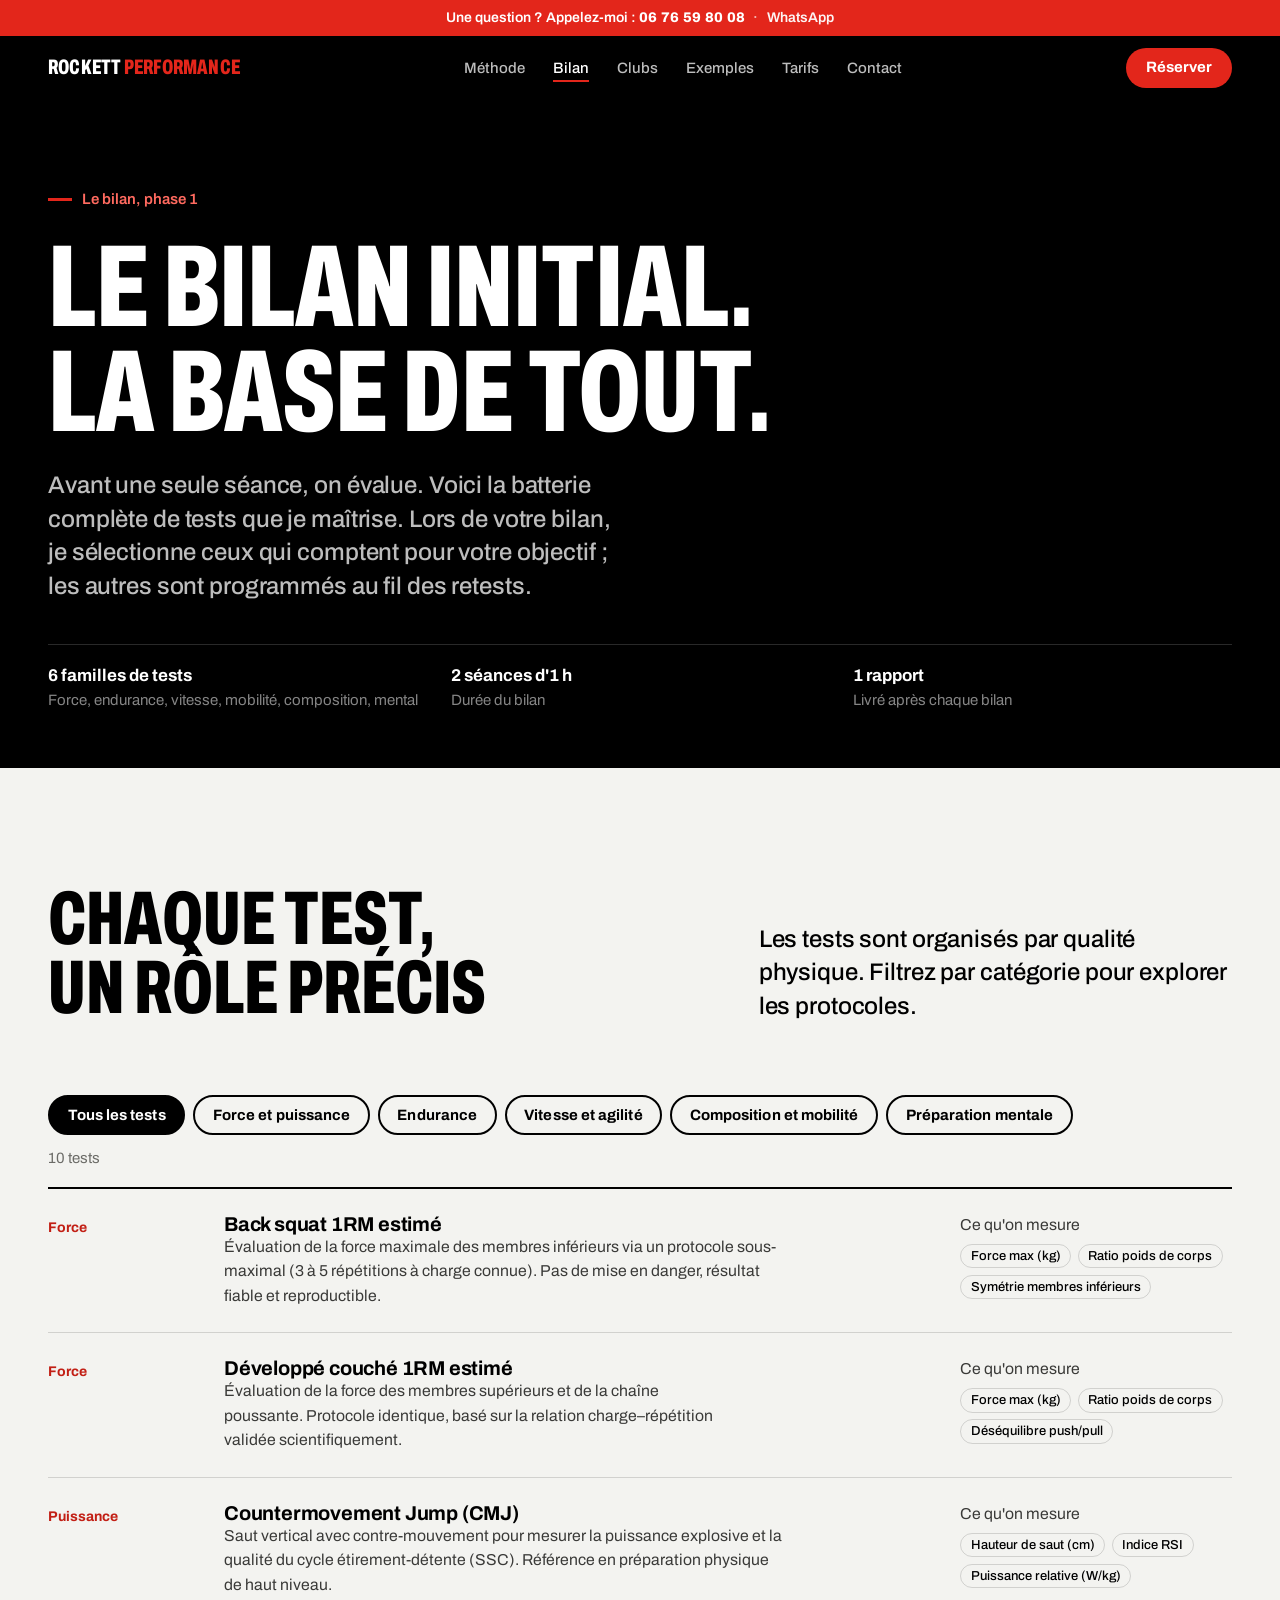
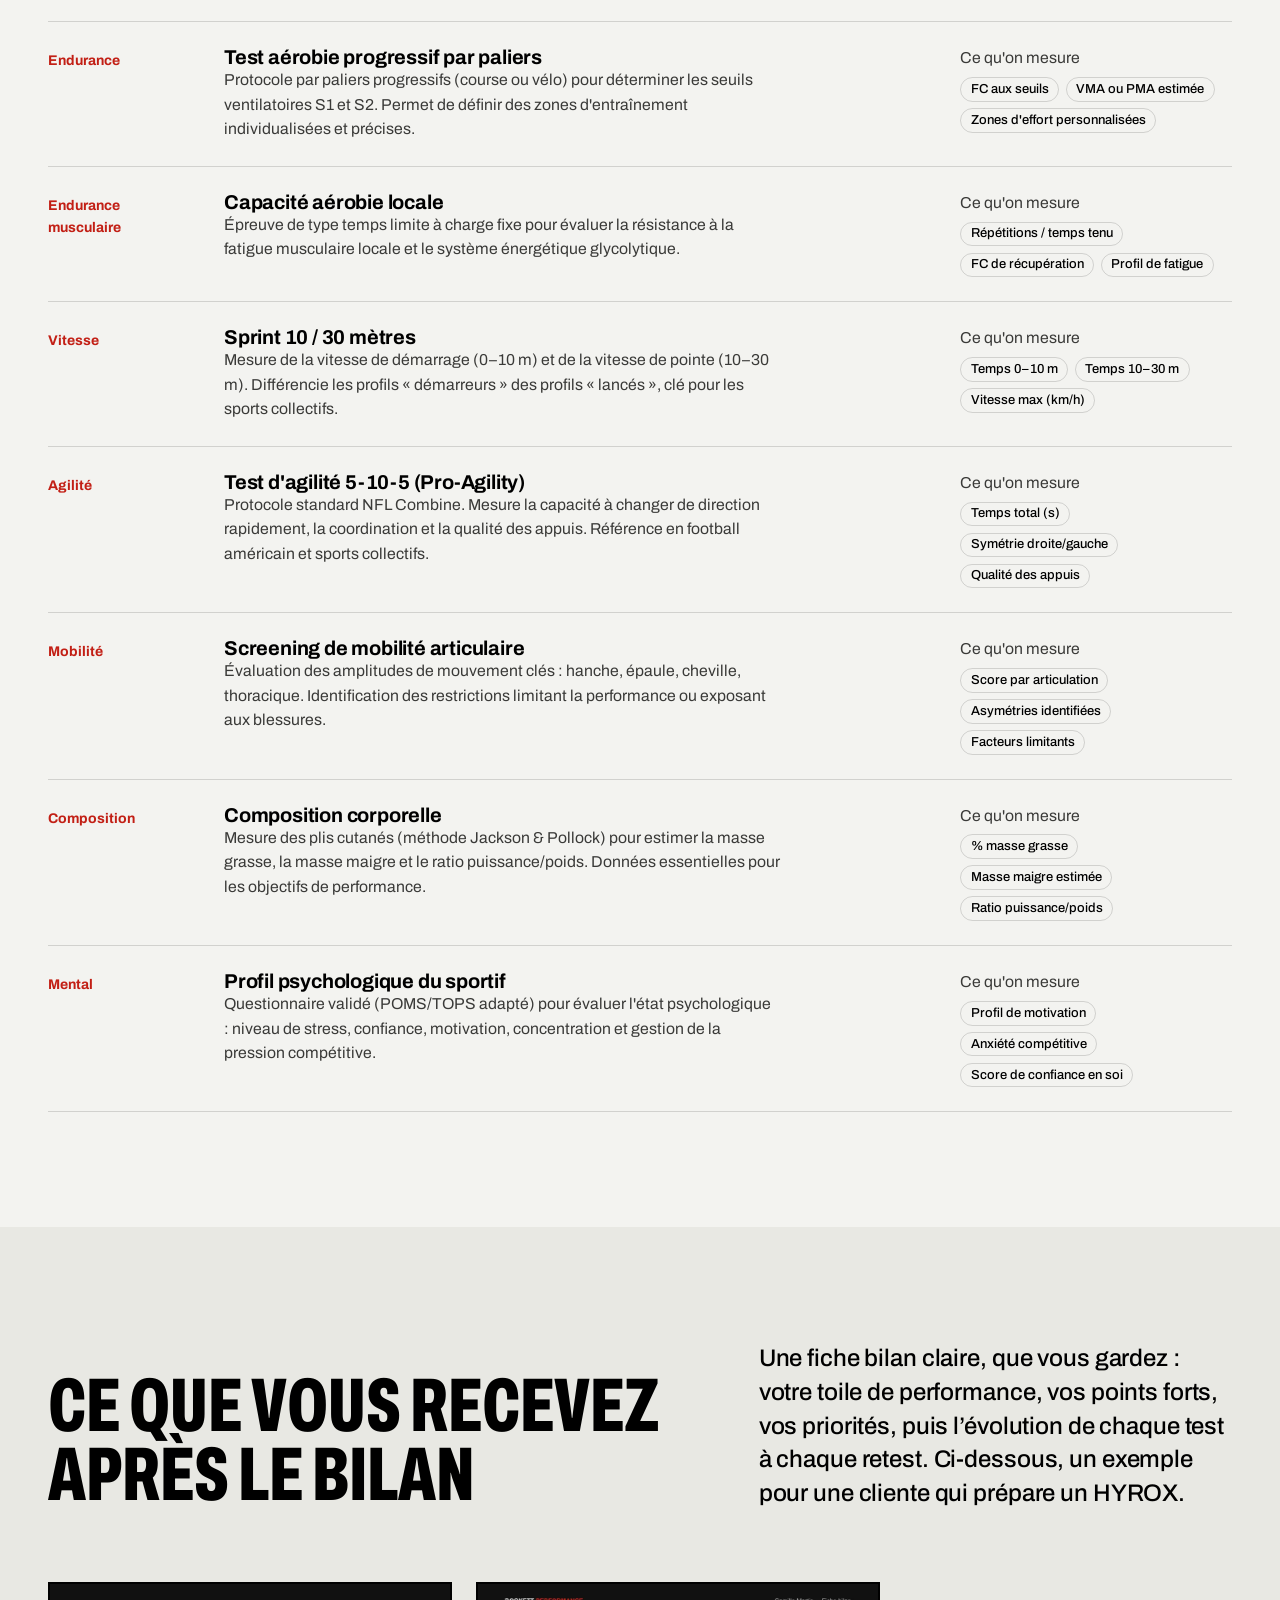
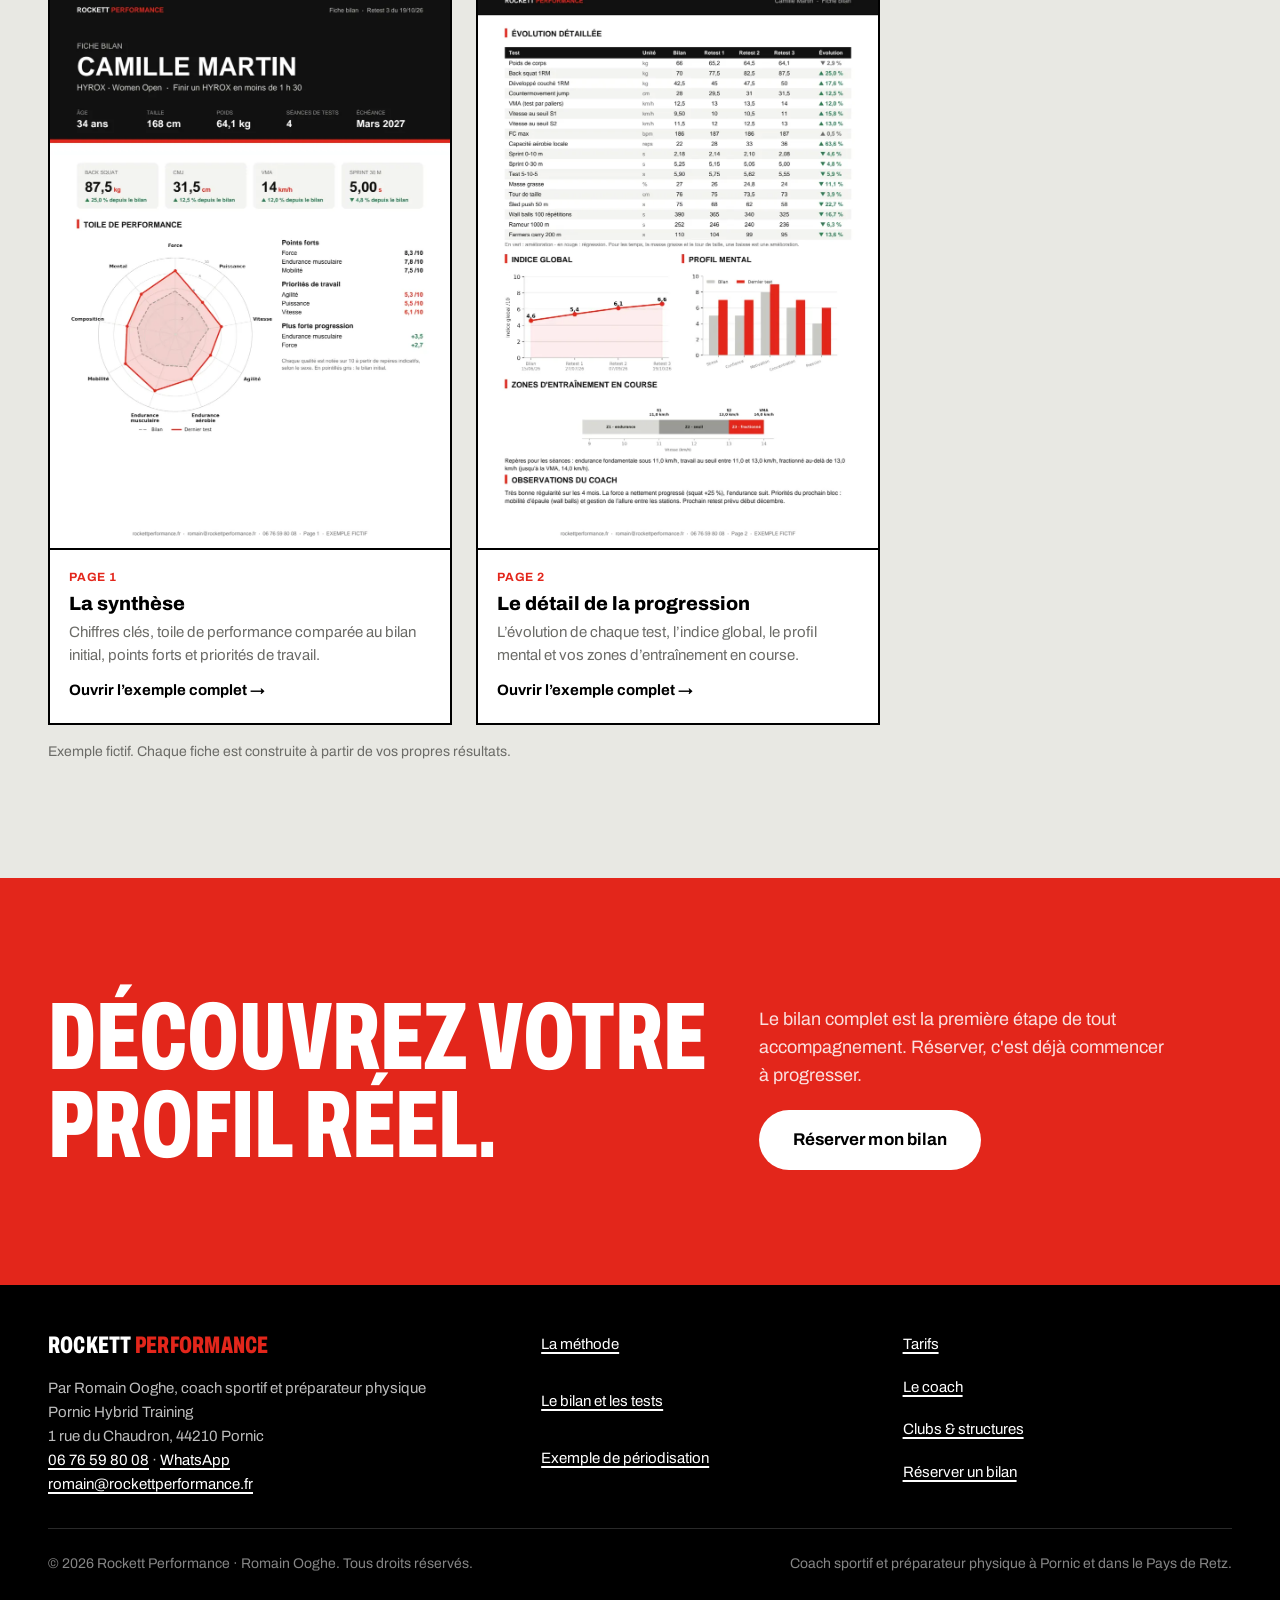
<file: tests.html>
<!DOCTYPE html>
<html lang="fr">
<head>
  <meta charset="UTF-8" />
  <meta name="viewport" content="width=device-width, initial-scale=1.0" />
  <title>Bilan & tests physiques à Pornic · Rockett Performance</title>
  <meta name="description" content="Force, endurance, vitesse, mobilité, composition corporelle, profil mental : le détail des tests du bilan initial, avec un exemple de rapport." />
  <link rel="canonical" href="https://rockettperformance.fr/tests" />
  <meta property="og:url" content="https://rockettperformance.fr/tests" />
  <meta property="og:type" content="website" />
  <meta property="og:locale" content="fr_FR" />
  <meta property="og:site_name" content="Rockett Performance" />
  <meta property="og:title" content="Bilan & tests physiques à Pornic · Rockett Performance" />
  <meta property="og:description" content="Force, endurance, vitesse, mobilité, composition corporelle, profil mental : le détail des tests du bilan initial, avec un exemple de rapport." />
  <meta property="og:image" content="https://rockettperformance.fr/images/romain-mobilite.jpg" />
  <meta name="theme-color" content="#000000" />
  <link rel="icon" href="images/favicon.svg" type="image/svg+xml" />
  <link rel="preconnect" href="https://fonts.googleapis.com" />
  <link rel="preconnect" href="https://fonts.gstatic.com" crossorigin />
  <link href="https://fonts.googleapis.com/css2?family=Archivo:wdth,wght@62..100,400..800&display=swap" rel="stylesheet" />
  <link rel="stylesheet" href="assets/style.css" />
  <script src="assets/site.js" defer></script>
</head>
<body>

  <a href="#contenu" class="skip">Aller au contenu</a>

  <div class="topbar">
    <span class="topbar__q">Une question ? </span>Appelez-moi&nbsp;: <a href="tel:+33676598008" class="topbar__tel">06&nbsp;76&nbsp;59&nbsp;80&nbsp;08</a><span class="topbar__sep" aria-hidden="true">·</span><a href="https://wa.me/33676598008" class="topbar__wa" target="_blank" rel="noopener">WhatsApp</a>
  </div>

  <header class="nav">
    <div class="nav__in">
      <a href="index.html" class="nav__logo" aria-label="Rockett Performance, accueil">Rockett <b>Performance</b></a>
      <nav aria-label="Navigation principale">
        <ul class="nav__links" id="nav-links">
          <li><a href="methode.html">Méthode</a></li>
          <li><a href="tests.html" aria-current="page">Bilan</a></li>
          <li><a href="clubs.html">Clubs</a></li>
          <li><a href="exemples.html">Exemples</a></li>
          <li><a href="index.html#tarifs">Tarifs</a></li>
          <li><a href="contact.html">Contact</a></li>
        </ul>
      </nav>
      <div class="nav__right">
        <a href="contact.html" class="btn btn--red btn--sm nav__cta">Réserver</a>
        <button class="nav__toggle" type="button" aria-label="Ouvrir le menu" aria-expanded="false" aria-controls="nav-links"><span></span><span></span><span></span></button>
      </div>
    </div>
    <div class="nav__progress"></div>
  </header>

  <main id="contenu">

    <!-- En-tête de page -->
    <header class="page-head">
      <div class="wrap">
        <p class="kicker">Le bilan, phase 1</p>
        <h1 class="page-title">Le bilan initial. La base de tout.</h1>
        <p class="lead">Avant une seule séance, on évalue. Voici la batterie complète de tests que je maîtrise. Lors de votre bilan, je sélectionne ceux qui comptent pour votre objectif ; les autres sont programmés au fil des retests.</p>
        <ul class="facts">
          <li><b>6 familles de tests</b><span>Force, endurance, vitesse, mobilité, composition, mental</span></li>
          <li><b>2 séances d'1 h</b><span>Durée du bilan</span></li>
          <li><b>1 rapport</b><span>Livré après chaque bilan</span></li>
        </ul>
      </div>
    </header>

    <!-- Les tests -->
    <section class="section" id="protocoles">
      <div class="wrap">
        <div class="section-head">
          <h2 class="section-title">Chaque test, un rôle précis</h2>
          <p class="lead">Les tests sont organisés par qualité physique. Filtrez par catégorie pour explorer les protocoles.</p>
        </div>

        <div class="filters" data-filters role="group" aria-label="Filtrer par qualité physique">
          <button type="button" class="btn btn--sm btn--ghost" data-filter="all" aria-pressed="true">Tous les tests</button>
          <button type="button" class="btn btn--sm btn--ghost" data-filter="force" aria-pressed="false">Force et puissance</button>
          <button type="button" class="btn btn--sm btn--ghost" data-filter="cardio" aria-pressed="false">Endurance</button>
          <button type="button" class="btn btn--sm btn--ghost" data-filter="neuro" aria-pressed="false">Vitesse et agilité</button>
          <button type="button" class="btn btn--sm btn--ghost" data-filter="compo" aria-pressed="false">Composition et mobilité</button>
          <button type="button" class="btn btn--sm btn--ghost" data-filter="mental" aria-pressed="false">Préparation mentale</button>
        </div>
        <p class="muted" aria-live="polite"><span data-count>10</span> tests</p>

        <ul class="tests">

          <li class="test" data-cat="force">
            <span class="test__cat">Force</span>
            <div>
              <h3>Back squat 1RM estimé</h3>
              <p>Évaluation de la force maximale des membres inférieurs via un protocole sous-maximal (3 à 5 répétitions à charge connue). Pas de mise en danger, résultat fiable et reproductible.</p>
            </div>
            <div>
              <p class="test__measures-label">Ce qu'on mesure</p>
              <ul class="test__measures">
                <li>Force max (kg)</li>
                <li>Ratio poids de corps</li>
                <li>Symétrie membres inférieurs</li>
              </ul>
            </div>
          </li>

          <li class="test" data-cat="force">
            <span class="test__cat">Force</span>
            <div>
              <h3>Développé couché 1RM estimé</h3>
              <p>Évaluation de la force des membres supérieurs et de la chaîne poussante. Protocole identique, basé sur la relation charge–répétition validée scientifiquement.</p>
            </div>
            <div>
              <p class="test__measures-label">Ce qu'on mesure</p>
              <ul class="test__measures">
                <li>Force max (kg)</li>
                <li>Ratio poids de corps</li>
                <li>Déséquilibre push/pull</li>
              </ul>
            </div>
          </li>

          <li class="test" data-cat="force">
            <span class="test__cat">Puissance</span>
            <div>
              <h3>Countermovement Jump (CMJ)</h3>
              <p>Saut vertical avec contre-mouvement pour mesurer la puissance explosive et la qualité du cycle étirement-détente (SSC). Référence en préparation physique de haut niveau.</p>
            </div>
            <div>
              <p class="test__measures-label">Ce qu'on mesure</p>
              <ul class="test__measures">
                <li>Hauteur de saut (cm)</li>
                <li>Indice RSI</li>
                <li>Puissance relative (W/kg)</li>
              </ul>
            </div>
          </li>

          <li class="test" data-cat="cardio">
            <span class="test__cat">Endurance</span>
            <div>
              <h3>Test aérobie progressif par paliers</h3>
              <p>Protocole par paliers progressifs (course ou vélo) pour déterminer les seuils ventilatoires S1 et S2. Permet de définir des zones d'entraînement individualisées et précises.</p>
            </div>
            <div>
              <p class="test__measures-label">Ce qu'on mesure</p>
              <ul class="test__measures">
                <li>FC aux seuils</li>
                <li>VMA ou PMA estimée</li>
                <li>Zones d'effort personnalisées</li>
              </ul>
            </div>
          </li>

          <li class="test" data-cat="cardio">
            <span class="test__cat">Endurance musculaire</span>
            <div>
              <h3>Capacité aérobie locale</h3>
              <p>Épreuve de type temps limite à charge fixe pour évaluer la résistance à la fatigue musculaire locale et le système énergétique glycolytique.</p>
            </div>
            <div>
              <p class="test__measures-label">Ce qu'on mesure</p>
              <ul class="test__measures">
                <li>Répétitions / temps tenu</li>
                <li>FC de récupération</li>
                <li>Profil de fatigue</li>
              </ul>
            </div>
          </li>

          <li class="test" data-cat="neuro">
            <span class="test__cat">Vitesse</span>
            <div>
              <h3>Sprint 10 / 30 mètres</h3>
              <p>Mesure de la vitesse de démarrage (0–10 m) et de la vitesse de pointe (10–30 m). Différencie les profils « démarreurs » des profils « lancés », clé pour les sports collectifs.</p>
            </div>
            <div>
              <p class="test__measures-label">Ce qu'on mesure</p>
              <ul class="test__measures">
                <li>Temps 0–10 m</li>
                <li>Temps 10–30 m</li>
                <li>Vitesse max (km/h)</li>
              </ul>
            </div>
          </li>

          <li class="test" data-cat="neuro">
            <span class="test__cat">Agilité</span>
            <div>
              <h3>Test d'agilité 5-10-5 (Pro-Agility)</h3>
              <p>Protocole standard NFL Combine. Mesure la capacité à changer de direction rapidement, la coordination et la qualité des appuis. Référence en football américain et sports collectifs.</p>
            </div>
            <div>
              <p class="test__measures-label">Ce qu'on mesure</p>
              <ul class="test__measures">
                <li>Temps total (s)</li>
                <li>Symétrie droite/gauche</li>
                <li>Qualité des appuis</li>
              </ul>
            </div>
          </li>

          <li class="test" data-cat="compo">
            <span class="test__cat">Mobilité</span>
            <div>
              <h3>Screening de mobilité articulaire</h3>
              <p>Évaluation des amplitudes de mouvement clés : hanche, épaule, cheville, thoracique. Identification des restrictions limitant la performance ou exposant aux blessures.</p>
            </div>
            <div>
              <p class="test__measures-label">Ce qu'on mesure</p>
              <ul class="test__measures">
                <li>Score par articulation</li>
                <li>Asymétries identifiées</li>
                <li>Facteurs limitants</li>
              </ul>
            </div>
          </li>

          <li class="test" data-cat="compo">
            <span class="test__cat">Composition</span>
            <div>
              <h3>Composition corporelle</h3>
              <p>Mesure des plis cutanés (méthode Jackson &amp; Pollock) pour estimer la masse grasse, la masse maigre et le ratio puissance/poids. Données essentielles pour les objectifs de performance.</p>
            </div>
            <div>
              <p class="test__measures-label">Ce qu'on mesure</p>
              <ul class="test__measures">
                <li>% masse grasse</li>
                <li>Masse maigre estimée</li>
                <li>Ratio puissance/poids</li>
              </ul>
            </div>
          </li>

          <li class="test" data-cat="mental">
            <span class="test__cat">Mental</span>
            <div>
              <h3>Profil psychologique du sportif</h3>
              <p>Questionnaire validé (POMS/TOPS adapté) pour évaluer l'état psychologique : niveau de stress, confiance, motivation, concentration et gestion de la pression compétitive.</p>
            </div>
            <div>
              <p class="test__measures-label">Ce qu'on mesure</p>
              <ul class="test__measures">
                <li>Profil de motivation</li>
                <li>Anxiété compétitive</li>
                <li>Score de confiance en soi</li>
              </ul>
            </div>
          </li>

        </ul>
      </div>
    </section>

    <!-- Exemple de rapport -->
    <section class="section section--paper-2" id="rapport">
      <div class="wrap">
        <div class="section-head">
          <h2 class="section-title">Ce que vous recevez après le bilan</h2>
          <p class="lead">Une fiche bilan claire, que vous gardez : votre toile de performance, vos points forts, vos priorités, puis l’évolution de chaque test à chaque retest. Ci-dessous, un exemple pour une cliente qui prépare un HYROX.</p>
        </div>
        <div class="docs docs--pages">
          <a class="doc" href="docs/Exemple_fiche_bilan.pdf" target="_blank" rel="noopener">
            <span class="doc__img"><img src="images/apercu-fiche-bilan-1.webp" alt="Fiche bilan, page 1 : toile de performance, chiffres clés, points forts et priorités" width="900" height="1273" loading="lazy"></span>
            <span class="doc__body">
              <span class="doc__tag">Page 1</span>
              <span class="doc__title">La synthèse</span>
              <span class="doc__text">Chiffres clés, toile de performance comparée au bilan initial, points forts et priorités de travail.</span>
              <span class="doc__cta">Ouvrir l’exemple complet →</span>
            </span>
          </a>
          <a class="doc" href="docs/Exemple_fiche_bilan.pdf" target="_blank" rel="noopener">
            <span class="doc__img"><img src="images/apercu-fiche-bilan-2.webp" alt="Fiche bilan, page 2 : évolution détaillée, indice global, profil mental et zones d’entraînement" width="900" height="1273" loading="lazy"></span>
            <span class="doc__body">
              <span class="doc__tag">Page 2</span>
              <span class="doc__title">Le détail de la progression</span>
              <span class="doc__text">L’évolution de chaque test, l’indice global, le profil mental et vos zones d’entraînement en course.</span>
              <span class="doc__cta">Ouvrir l’exemple complet →</span>
            </span>
          </a>
        </div>
        <p class="docs__note">Exemple fictif. Chaque fiche est construite à partir de vos propres résultats.</p>
      </div>
    </section>

    <!-- Appel à l'action -->
    <section class="section cta" id="reserver">
      <div class="wrap">
        <h2 class="section-title">Découvrez votre profil réel.</h2>
        <div class="cta__side">
          <p>Le bilan complet est la première étape de tout accompagnement. Réserver, c'est déjà commencer à progresser.</p>
          <a href="contact.html" class="btn btn--white btn--lg">Réserver mon bilan</a>
        </div>
      </div>
    </section>

  </main>

  <footer class="footer">
    <div class="wrap">
      <div>
        <a href="index.html" class="footer__logo">Rockett <b>Performance</b></a>
        <address class="mt-1">Par Romain Ooghe, coach sportif et préparateur physique<br>Pornic Hybrid Training<br>1 rue du Chaudron, 44210 Pornic<br><a href="tel:+33676598008">06&nbsp;76&nbsp;59&nbsp;80&nbsp;08</a> · <a href="https://wa.me/33676598008" target="_blank" rel="noopener">WhatsApp</a><br><a href="mailto:romain@rockettperformance.fr">romain@rockettperformance.fr</a></address>
      </div>
      <ul>
        <li><a href="methode.html">La méthode</a></li>
        <li><a href="tests.html">Le bilan et les tests</a></li>
        <li><a href="exemples.html">Exemple de périodisation</a></li>
      </ul>
      <ul>
        <li><a href="index.html#tarifs">Tarifs</a></li>
        <li><a href="index.html#coach">Le coach</a></li>
        <li><a href="clubs.html">Clubs &amp; structures</a></li>
        <li><a href="contact.html">Réserver un bilan</a></li>
      </ul>
      <div class="footer__bottom">
        <span>© 2026 Rockett Performance · Romain Ooghe. Tous droits réservés.</span>
        <span>Coach sportif et préparateur physique à Pornic et dans le Pays de Retz.</span>
      </div>
    </div>
  </footer>

</body>
</html>
</file>
<file: assets/style.css>
/* ==========================================================================
   Pornic Performance Lab — feuille de style partagée
   Papier froid · noir · rouge signal · Archivo (axe de chasse 62 → 100)
   ========================================================================== */

@layer reset, base, layout, components, pages, utilities;

/* --------------------------------------------------------------------------
   Jetons
   --------------------------------------------------------------------------
   --ink / --ink-2 / --ink-3 / --line / --line-strong / --rouge-ink / --paper-2
   sont des jetons sémantiques : ils basculent automatiquement dans tout
   conteneur sombre (voir « Contexte sombre »). --noir et --rouge sont des
   couleurs structurelles qui ne changent jamais.
   -------------------------------------------------------------------------- */
:root {
  --paper: #f3f3f0;
  --paper-2: #e8e8e3;
  --ink: #000;
  --ink-2: #3a3a38;
  --ink-3: #6b6b67;
  --line: rgba(0, 0, 0, 0.14);
  --line-strong: #000;

  --noir: #000;
  --gris: #b9b9b3;
  --blanc-2: rgba(255, 255, 255, 0.74);
  --blanc-3: rgba(255, 255, 255, 0.52);
  --line-dark: rgba(255, 255, 255, 0.16);

  --rouge: #e3261b;
  --rouge-ink: #c21f15;
  --rouge-hover: #c21f15;
  --rouge-light: #ff6a5f;

  --font: "Archivo", "Helvetica Neue", Helvetica, Arial, sans-serif;
  --wdth-tight: 62%;

  --gutter: clamp(1.25rem, 4vw, 3rem);
  --col: min(1200px, 100% - 2 * var(--gutter));
  --measure: 62ch;

  --ease-out: cubic-bezier(0.2, 0.7, 0.2, 1);
  --nav-h: 4rem;

  color-scheme: light;
  interpolate-size: allow-keywords;
}

/* --------------------------------------------------------------------------
   Reset
   -------------------------------------------------------------------------- */
@layer reset {
  *, *::before, *::after { box-sizing: border-box; }
  * { margin: 0; }
  html { -webkit-text-size-adjust: 100%; text-size-adjust: 100%; }
  body { min-height: 100svh; }
  img, svg, video { display: block; max-width: 100%; }
  img { height: auto; }
  /* !important : l'attribut d'état doit gagner sur les display des couches suivantes */
  [hidden] { display: none !important; }
  button, input, select, textarea { font: inherit; color: inherit; }
  ul, ol { padding: 0; }
  table { border-collapse: collapse; border-spacing: 0; }
  :focus { outline: none; }
  :focus-visible { outline: 3px solid var(--rouge); outline-offset: 3px; }
}

/* --------------------------------------------------------------------------
   Base
   -------------------------------------------------------------------------- */
@layer base {
  html { scroll-behavior: smooth; scroll-padding-top: calc(var(--nav-h) + 1rem); }

  body {
    font-family: var(--font);
    font-size: clamp(1.0625rem, 1rem + 0.25vw, 1.125rem);
    line-height: 1.55;
    color: var(--ink);
    background: var(--paper);
    -webkit-font-smoothing: antialiased;
    text-rendering: optimizeLegibility;
    overflow-x: clip;
  }

  h1, h2, h3, h4 { line-height: 1.1; }
  p { text-wrap: pretty; }
  p, li { max-width: var(--measure); }

  a { color: inherit; text-decoration-thickness: 1.5px; text-underline-offset: 0.18em; }
  a:hover { text-decoration-color: var(--rouge); }

  strong, b { font-weight: 700; }

  ::selection { background: var(--rouge); color: #fff; }

  /* Transitions entre pages (navigation inter‑documents) */
  @view-transition { navigation: auto; }
  ::view-transition-old(root) { animation: vt-out 0.15s ease both; }
  ::view-transition-new(root) { animation: vt-in 0.15s ease both; }
  @keyframes vt-out { to { opacity: 0; } }
  @keyframes vt-in { from { opacity: 0; } }

  /* Contexte sombre : bascule des jetons sémantiques, une seule fois */
  .on-dark, .hero, .page-head, .section--black, .panel, .bilan-box, .plan--featured, .footer {
    --ink: #fff;
    --ink-2: var(--blanc-2);
    --ink-3: var(--blanc-3);
    --line: var(--line-dark);
    --line-strong: #fff;
    --rouge-ink: var(--rouge-light);
    --paper-2: rgba(255, 255, 255, 0.06);
    color: #fff;
  }
}

/* --------------------------------------------------------------------------
   Typographie
   -------------------------------------------------------------------------- */
@layer base {
  /* Pile d'affichage : condensé, noir, capitales */
  .display, .section-title, .page-title, .mantra, .nav__logo, .footer__logo, .panel__title,
  .who h3, .press__quote, .quote, .session h3, .confirmation h2, .faq__title, .table .tr-bloc td {
    font-stretch: var(--wdth-tight);
    font-weight: 800;
    text-transform: uppercase;
    line-height: 0.92;
    text-wrap: balance;
  }
  .section-title { font-size: clamp(2.5rem, 2rem + 3.6vw, 4.75rem); }
  .page-title { font-size: clamp(3.25rem, 2.5rem + 6vw, 7.5rem); line-height: 0.9; }

  /* Chiffres d'affichage */
  .num, .step__num {
    font-stretch: var(--wdth-tight);
    font-weight: 800;
    font-variant-numeric: tabular-nums;
    line-height: 1;
  }

  .lead {
    font-size: clamp(1.1875rem, 1.05rem + 0.6vw, 1.5rem);
    line-height: 1.4;
    font-weight: 500;
    letter-spacing: -0.005em;
  }
  .muted { color: var(--ink-3); }

  h3 { font-size: 1.375rem; font-weight: 700; letter-spacing: -0.01em; }
  h4 { font-size: 1.0625rem; font-weight: 700; }

  /* Sur‑titre et petites étiquettes rouges */
  .kicker, .label, .step__meta, .plan__badge, .test__cat, .block__head span, .form-error {
    color: var(--rouge-ink); font-weight: 600; font-size: 0.9375rem;
  }

  /* Marque de mesure : le trait rouge */
  .tick, .kicker::before, .who h3::before, .principles h3::before, .orient li::before {
    content: ""; display: inline-block; width: 1.5rem; height: 3px; background: var(--rouge);
  }
  .kicker::before { margin-right: 0.6rem; vertical-align: middle; }
}

/* --------------------------------------------------------------------------
   Layout
   -------------------------------------------------------------------------- */
@layer layout {
  .wrap { width: var(--col); margin-inline: auto; }

  .section { padding-block: clamp(4rem, 9vw, 7.5rem); }
  .section--black { background: var(--noir); }
  .section--paper-2 { background: var(--paper-2); }

  .section-head {
    display: grid;
    gap: 1.25rem 3rem;
    margin-bottom: clamp(2.5rem, 6vw, 4.5rem);
    align-items: end;
  }
  .section-head .lead { max-width: 34rem; }
  @media (min-width: 900px) {
    .section-head { grid-template-columns: 7fr 5fr; }
  }

  .grid-2 { display: grid; gap: clamp(2rem, 5vw, 4rem); }
  @media (min-width: 900px) { .grid-2 { grid-template-columns: 1fr 1fr; } }

  .skip {
    position: absolute; left: 1rem; top: -4rem; z-index: 100;
    background: var(--rouge); color: #fff; padding: 0.75rem 1rem;
    font-weight: 700; text-decoration: none;
  }
  .skip:focus-visible { top: 1rem; }

  /* Listes réglées « tableau d'affichage » */
  .board, .who, .steps, .unit, .tests, .faq, .table-wrap, .principles { border-top: 2px solid var(--line-strong); }
  .board, .who, .steps, .unit, .tests, .checks, .orient, .infos, .facts, .test__measures, .session__meta, .block ul { list-style: none; }
  .board > li, .who li, .step, .unit li, .test, .faq details { border-bottom: 1px solid var(--line); }
  .board > li, .who li, .step, .unit li, .test, .checks li, .orient li, .facts li, .infos li, .session__meta li, .block li, .test__measures li { max-width: none; }
}

/* --------------------------------------------------------------------------
   Composants (primitives d'abord, composites ensuite)
   -------------------------------------------------------------------------- */
@layer components {

  /* ---- Boutons ---- */
  .btn {
    display: inline-flex; align-items: center; justify-content: center; gap: 0.6rem;
    min-height: 3.25rem; padding: 0.8rem 1.6rem;
    border-radius: 999px; border: 2px solid transparent;
    font-weight: 700; font-size: 1rem; line-height: 1; letter-spacing: 0.005em;
    text-decoration: none; cursor: pointer; white-space: nowrap;
    transition: background-color 0.15s, color 0.15s, border-color 0.15s, transform 0.15s;
  }
  .btn:active { transform: scale(0.98); }
  .btn--sm { min-height: 2.5rem; padding: 0.5rem 1.1rem; font-size: 0.9375rem; }
  .btn--lg { min-height: 3.75rem; padding: 1rem 2rem; font-size: 1.0625rem; }
  .btn--red { background: var(--rouge); color: #fff; }
  .btn--red:hover { background: var(--rouge-hover); }
  .btn--black { background: var(--noir); color: #fff; }
  .btn--black:hover { background: #222; }
  .btn--white { background: #fff; color: var(--noir); }
  .btn--white:hover { background: #e8e8e3; }
  .btn--ghost { background: transparent; border-color: currentColor; color: inherit; }
  .btn--ghost:hover { background: var(--paper-2); }
  .btn[aria-pressed="true"] { background: var(--noir); color: #fff; border-color: var(--noir); }
  .btn__tag { font-weight: 500; opacity: 0.85; }
  .btn:disabled { opacity: 0.6; cursor: not-allowed; transform: none; }

  .btn-row, .chips, .filters, .session__tags { display: flex; flex-wrap: wrap; gap: 0.5rem; }
  .btn-row { gap: 0.75rem; align-items: center; }

  /* ---- Icônes ---- */
  .i { width: 1.1em; height: 1.1em; flex: none; stroke: currentColor; fill: none; stroke-width: 2; stroke-linecap: round; stroke-linejoin: round; }

  /* ---- Pilules ---- */
  .tag, .test__measures li {
    display: inline-flex; align-items: center; gap: 0.4rem;
    font-size: 0.8125rem; font-weight: 600; line-height: 1;
    padding: 0.4rem 0.7rem; border: 1.5px solid currentColor; border-radius: 999px;
    white-space: nowrap;
  }
  .tag--red { color: var(--rouge-ink); }
  .tag--amber { color: #8a5a00; }
  .test__measures li { border-color: var(--line); font-weight: 500; padding: 0.3rem 0.6rem; }

  /* ---- Navigation ---- */
  .nav {
    position: sticky; top: 0; z-index: 60;
    background: var(--noir); color: #fff;
    height: var(--nav-h);
    view-transition-name: site-nav;
  }
  .nav__in {
    width: var(--col); margin-inline: auto; height: 100%;
    display: flex; align-items: center; justify-content: space-between; gap: 1.5rem;
  }
  .nav__logo, .footer__logo { line-height: 1; letter-spacing: 0.01em; color: var(--ink); text-decoration: none; white-space: nowrap; }
  .nav__logo { font-size: 1.3125rem; color: #fff; }
  .nav__logo b, .footer__logo b { color: var(--rouge); font-weight: inherit; }
  .nav__links { display: none; gap: 1.75rem; list-style: none; }
  .nav__links a {
    color: var(--blanc-2); font-weight: 500; font-size: 0.9375rem;
    text-decoration: none; padding-block: 0.25rem;
  }
  .nav__links a:hover, .nav__links a[aria-current="page"] { color: #fff; }
  .nav__links a[aria-current="page"] { box-shadow: 0 2px 0 var(--rouge); }
  .nav__right { display: flex; align-items: center; gap: 0.75rem; }
  .nav__toggle {
    position: relative;
    width: 2.75rem; height: 2.75rem; padding: 0;
    background: transparent; border: 1.5px solid var(--line-dark); border-radius: 999px;
    color: #fff; cursor: pointer;
  }
  .nav__toggle span {
    position: absolute; left: 50%; top: 50%; width: 18px; height: 2px; margin: -1px 0 0 -9px;
    background: currentColor; transition: transform 0.2s, opacity 0.2s;
  }
  .nav__toggle span:nth-child(1) { transform: translateY(-6px); }
  .nav__toggle span:nth-child(3) { transform: translateY(6px); }
  .nav.is-open .nav__toggle span:nth-child(1) { transform: rotate(45deg); }
  .nav.is-open .nav__toggle span:nth-child(2) { opacity: 0; }
  .nav.is-open .nav__toggle span:nth-child(3) { transform: rotate(-45deg); }
  .nav__progress {
    position: absolute; left: 0; bottom: 0; height: 2px; width: 100%;
    background: var(--rouge); transform-origin: left; transform: scaleX(0);
  }
  @supports (animation-timeline: scroll()) {
    .nav__progress { animation: nav-progress linear both; animation-timeline: scroll(root); }
  }
  @keyframes nav-progress { from { transform: scaleX(0); } to { transform: scaleX(1); } }

  @media (min-width: 900px) {
    .nav__links { display: flex; }
    .nav__toggle { display: none; }
  }
  @media (max-width: 899.98px) {
    .nav.is-open .nav__links {
      display: flex; flex-direction: column; gap: 0;
      position: absolute; top: var(--nav-h); left: 0; right: 0;
      background: var(--noir); border-top: 1px solid var(--line-dark); border-bottom: 1px solid var(--line-dark);
      padding: 0.5rem var(--gutter) 1rem;
    }
    .nav.is-open .nav__links a {
      display: block; font-size: 1.25rem; font-weight: 600; color: #fff;
      padding: 0.9rem 0; border-bottom: 1px solid var(--line-dark);
    }
    .nav.is-open .nav__links li:last-child a { border-bottom: 0; }
    .nav.is-open .nav__links a[aria-current="page"] { box-shadow: none; color: var(--rouge); }
  }
  @media (max-width: 480px) {
    .nav__logo { font-size: 1.125rem; }
    .nav__cta { display: none; }
  }

  /* ---- Listes ---- */
  .board > li { padding: 1.1rem 0; }
  .board h4 { margin-bottom: 0.2rem; }
  .board p { color: var(--ink-2); font-size: 0.9875rem; }

  .checks li { display: flex; gap: 0.6rem; align-items: flex-start; padding: 0.55rem 0; border-top: 1px solid var(--line); }
  .checks li:first-child { border-top: 0; }
  .checks .i { color: var(--rouge); margin-top: 0.2em; }

  .facts {
    display: grid; grid-template-columns: repeat(3, 1fr); gap: 1rem 1.5rem;
    padding-top: 1.25rem; border-top: 1px solid var(--line);
  }
  .facts b { display: block; font-size: 1.0625rem; line-height: 1.25; }
  .facts span { display: block; font-size: 0.9375rem; color: var(--ink-3); margin-top: 0.2rem; }
  @media (max-width: 640px) {
    .facts { grid-template-columns: 1fr; gap: 0.9rem; }
    .facts li { display: flex; flex-wrap: wrap; gap: 0.25rem 0.6rem; align-items: baseline; }
    .facts b { font-size: 1rem; }
    .facts span { margin: 0; }
  }
  /* Variante chiffres : 4 grands nombres */
  .facts--stats { grid-template-columns: repeat(4, 1fr); }
  .facts--stats b {
    font-stretch: var(--wdth-tight); font-weight: 800; font-variant-numeric: tabular-nums;
    font-size: clamp(2.25rem, 1.75rem + 1.5vw, 3rem); line-height: 1;
  }
  @media (max-width: 640px) {
    .facts--stats { grid-template-columns: 1fr 1fr; gap: 1.25rem 1rem; }
    .facts--stats li { display: block; }
    .facts--stats b { font-size: 2.25rem; }
    .facts--stats span { margin-top: 0.2rem; }
  }

  /* ---- Bandeau défilant ---- */
  .ticker { background: var(--rouge); color: #fff; overflow: clip; padding-block: 0.75rem; }
  .ticker__track { display: flex; width: max-content; animation: ticker 36s linear infinite; }
  .ticker:hover .ticker__track { animation-play-state: paused; }
  .ticker__item {
    display: inline-flex; align-items: center; gap: 1.5rem; padding-inline: 0.75rem;
    font-stretch: var(--wdth-tight); font-weight: 800; text-transform: uppercase;
    font-size: 1.0625rem; letter-spacing: 0.03em; white-space: nowrap;
  }
  .ticker__item::after { content: ""; width: 0.6rem; height: 3px; background: currentColor; opacity: 0.7; }
  @keyframes ticker { to { transform: translateX(-50%); } }
  @media (prefers-reduced-motion: reduce) {
    .ticker__track { width: auto; flex-wrap: wrap; justify-content: center; row-gap: 0.4rem; }
    .ticker__dup { display: none; }
  }

  /* ---- Prix ---- */
  .price { display: flex; align-items: baseline; gap: 0.5rem; flex-wrap: wrap; }
  .price .num { font-size: var(--price-size, 3.25rem); }
  .price > :not(.num) { color: var(--ink-3); font-weight: 500; }
  .price--lg { --price-size: 3.5rem; }
  .price--xl { --price-size: clamp(4rem, 3rem + 5vw, 7rem); gap: 0.6rem; }

  /* ---- Appel à l'action rouge ---- */
  .cta { background: var(--rouge); color: #fff; }
  .cta .wrap { display: grid; gap: 1.5rem 3rem; align-items: end; }
  .cta .section-title { font-size: clamp(2.75rem, 2rem + 5vw, 6rem); }
  .cta p { font-size: 1.125rem; color: rgba(255, 255, 255, 0.86); max-width: 34rem; }
  .cta .btn--white:hover { background: var(--noir); color: #fff; }
  .cta__side, .bilan-box__side { display: grid; gap: 1.25rem; justify-items: start; }
  @media (min-width: 900px) {
    .cta .wrap { grid-template-columns: 7fr 5fr; }
  }

  /* ---- Pied de page ---- */
  .footer { background: var(--noir); color: var(--ink-2); padding-block: 3rem 2rem; font-size: 0.9375rem; }
  .footer .wrap { display: grid; gap: 2rem; }
  .footer__logo { font-size: 1.5rem; }
  .footer address { font-style: normal; line-height: 1.6; }
  .footer a { color: var(--ink); }
  .footer ul { list-style: none; display: grid; gap: 0.5rem; }
  .footer__bottom { grid-column: 1 / -1; display: flex; flex-wrap: wrap; justify-content: space-between; gap: 0.5rem 1.5rem; padding-top: 1.5rem; border-top: 1px solid var(--line); color: var(--ink-3); font-size: 0.875rem; }
  @media (min-width: 760px) {
    .footer .wrap { grid-template-columns: 1.4fr 1fr 1fr; }
  }

  /* ---- Tableaux ---- */
  .table-wrap { overflow-x: auto; }
  .table { width: 100%; font-size: 0.9375rem; }
  .table th {
    text-align: left; font-weight: 700; font-size: 0.875rem;
    padding: 0.8rem 1rem 0.8rem 0; border-bottom: 1.5px solid var(--ink); white-space: nowrap;
  }
  .table td { padding: 0.8rem 1rem 0.8rem 0; border-bottom: 1px solid var(--line); vertical-align: top; color: var(--ink-2); line-height: 1.45; }
  .table tr:last-child td { border-bottom: 0; }
  .table .td-strong { color: var(--ink); font-weight: 600; white-space: nowrap; }
  .table .tr-bloc td { background: var(--paper-2); color: var(--ink); font-size: 1rem; letter-spacing: 0.01em; padding: 0.6rem 0.75rem; border-bottom: 0; }
  .table .sw { vertical-align: -1px; margin-right: 0.35rem; }
  .table .tag { margin-left: 0.35rem; vertical-align: 1px; }
  .pz-table { min-width: 720px; }
  .s-table { min-width: 560px; }
  .note, .form-note, .clip figcaption, .panel__meta, .test__measures-label, .bar__note, .radar__title, .bars__title { color: var(--ink-3); }
  .note { font-size: 0.9375rem; margin-top: 1rem; }

  /* ---- Questions fréquentes (details natif, accordéon exclusif) ---- */
  .faq summary {
    cursor: pointer; list-style: none; display: flex; justify-content: space-between; align-items: center; gap: 1rem;
    padding: 1.1rem 0; font-weight: 600; font-size: 1.0625rem;
  }
  .faq summary::-webkit-details-marker { display: none; }
  .faq summary::after {
    content: ""; flex: none; width: 1.75rem; height: 1.75rem; border-radius: 999px; border: 1.5px solid var(--ink);
    background:
      linear-gradient(var(--ink), var(--ink)) center / 0.8rem 2px no-repeat,
      linear-gradient(var(--ink), var(--ink)) center / 2px 0.8rem no-repeat;
    transition: transform 0.25s var(--ease-out);
  }
  .faq details[open] summary::after { transform: rotate(45deg); }
  .faq details p { padding-bottom: 1.25rem; color: var(--ink-2); max-width: 60ch; }
  .faq details::details-content { block-size: 0; overflow: clip; transition: block-size 0.3s var(--ease-out), content-visibility 0.3s allow-discrete; }
  .faq details[open]::details-content { block-size: auto; }
  .faq__title { margin-top: clamp(2.5rem, 6vw, 4rem); margin-bottom: 1rem; font-size: 1.75rem; }

  /* ---- Formulaires ---- */
  .field { display: grid; gap: 0.45rem; }
  .field > label, .fieldset > legend { font-weight: 600; font-size: 0.9375rem; }
  .field input, .field select, .field textarea {
    width: 100%; padding: 0.85rem 1rem; background: #fff;
    border: 2px solid var(--noir); border-radius: 0; line-height: 1.3;
    transition: border-color 0.15s, box-shadow 0.15s;
  }
  .field input::placeholder, .field textarea::placeholder { color: #9a9a95; }
  .field input:focus-visible, .field select:focus-visible, .field textarea:focus-visible {
    outline: none; border-color: var(--rouge); box-shadow: 0 0 0 3px rgba(227, 38, 27, 0.2);
  }
  .field select {
    appearance: none; padding-right: 2.75rem; cursor: pointer;
    background-image: url("data:image/svg+xml,%3Csvg xmlns='http://www.w3.org/2000/svg' viewBox='0 0 24 24' fill='none' stroke='%23000' stroke-width='2.2' stroke-linecap='round' stroke-linejoin='round'%3E%3Cpath d='M6 9l6 6l6 -6'/%3E%3C/svg%3E");
    background-repeat: no-repeat; background-position: right 1rem center; background-size: 1.1rem;
  }
  .field textarea { min-height: 7.5rem; resize: vertical; field-sizing: content; }
  .fieldset { border: 0; padding: 0; min-width: 0; display: grid; gap: 0.6rem; }
  .fieldset > legend { padding: 0; margin-bottom: 0.1rem; }
  .form-row { display: grid; gap: 1.25rem; }
  @media (min-width: 560px) { .form-row { grid-template-columns: 1fr 1fr; } }

  .chip { position: relative; display: inline-block; }
  .chip input { position: absolute; inset: 0; opacity: 0; cursor: pointer; }
  .chip span {
    display: inline-flex; align-items: center; min-height: 2.5rem; padding: 0.5rem 0.95rem;
    border: 1.5px solid var(--noir); border-radius: 999px; font-size: 0.9375rem; font-weight: 500; line-height: 1.1;
    background: #fff; transition: background-color 0.15s, color 0.15s;
  }
  .chip:hover span { background: var(--paper-2); }
  .chip:has(input:checked) span { background: var(--noir); color: #fff; }
  .chip:has(input:focus-visible) span { outline: 3px solid var(--rouge); outline-offset: 2px; }
  .chips--grid { display: grid; grid-template-columns: repeat(2, 1fr); }
  .chips--grid .chip span { width: 100%; justify-content: center; border-radius: 0; }
  @media (min-width: 560px) { .chips--grid { grid-template-columns: repeat(3, 1fr); } }

  .form-note { font-size: 0.875rem; }
  .form-error { font-weight: 700; }

  /* ---- Coupures de presse ---- */
  .clip { margin: 0; }
  .clip img { border: 2px solid var(--ink); background: #fff; }
  .clip figcaption { margin-top: 0.75rem; font-size: 0.875rem; }
  .clip figcaption a { color: var(--ink); }

  /* ---- Encadré sombre (rapport de labo) ---- */
  .panel { background: var(--noir); padding: clamp(1.25rem, 3.5vw, 2.5rem); }
  .panel__head { display: flex; flex-wrap: wrap; justify-content: space-between; gap: 0.5rem 1.5rem; align-items: baseline; padding-bottom: 1rem; margin-bottom: 1.25rem; border-bottom: 1px solid var(--line); }
  .panel__title { font-size: 1.5rem; line-height: 1; }
  .panel__meta { font-size: 0.875rem; }
}

/* --------------------------------------------------------------------------
   Pages
   -------------------------------------------------------------------------- */
@layer pages {

  /* ======================= Accueil : hero affiche ======================= */
  .hero {
    background: var(--noir); overflow: clip;
    display: grid; align-content: end;
    padding-block: clamp(2.5rem, 6vw, 4rem) clamp(1.75rem, 4vw, 3rem);
  }
  .hero__main { position: relative; display: grid; }
  .mantra {
    position: relative; z-index: 1;
    font-size: clamp(3.5rem, 0.5rem + 12vw, 11.5rem);
    line-height: 0.86;
    margin-left: -0.03em;
  }
  .mantra span { display: block; }
  .mantra i { font-style: normal; color: var(--rouge); }
  .hero__photo { pointer-events: none; user-select: none; width: auto; max-width: none; }
  .hero__copy {
    position: relative; z-index: 2;
    margin-top: clamp(1.5rem, 4vw, 2.75rem);
    max-width: 33rem; display: grid; gap: 1.25rem;
  }
  .hero .kicker { margin-bottom: 1.25rem; }
  .hero__copy p { color: var(--ink-2); font-size: 1.125rem; }
  .hero__copy .hero__lead { color: var(--ink); font-size: clamp(1.375rem, 1.2rem + 1vw, 1.875rem); font-weight: 600; line-height: 1.2; max-width: 20ch; }
  .hero__proof { position: relative; z-index: 2; margin-top: clamp(2rem, 5vw, 3.5rem); }
  .hero__proof .facts { position: relative; border-top: 0; }
  .hero__proof .facts::before {
    content: ""; position: absolute; left: 0; top: 0; height: 1px; width: 100%;
    background: var(--line); transform-origin: left;
  }

  /* Bureau : l'athlète devant le mantra, posé sur la ligne des preuves */
  @media (min-width: 900px) {
    .hero { min-height: calc(100svh - var(--nav-h)); }
    .mantra { z-index: 0; }
    .hero__photo { position: absolute; z-index: 1; bottom: -0.5rem; right: clamp(-4rem, -2vw, 0rem); height: min(calc(100% + 2.5rem), 46rem); }
  }
  @media (min-width: 900px) and (max-width: 1199.98px) {
    .hero__photo { right: -6vw; bottom: 0; height: min(94%, 40rem); }
  }
  /* Tablette : l'athlète derrière le mantra, le texte en colonne à gauche */
  @media (min-width: 600px) and (max-width: 899.98px) {
    .mantra { font-size: clamp(3.5rem, 15vw, 7rem); }
    .hero__photo { position: absolute; z-index: 0; right: -4vw; bottom: -0.5rem; height: min(calc(100% + 2rem), 40rem); }
    .hero__copy { max-width: 48%; margin-top: 2rem; }
  }
  /* Mobile : l'athlète derrière le bas du mantra, le texte en dessous */
  @media (max-width: 599.98px) {
    .mantra { font-size: clamp(3.5rem, 16vw, 7rem); }
    .hero__photo { position: relative; z-index: 0; justify-self: end; height: min(62vh, 120vw); margin: -24vw -12vw -2rem 0; }
    .hero__copy { margin-top: 0; max-width: 100%; }
  }

  /* Chargement : une seule séquence orchestrée */
  @media (prefers-reduced-motion: no-preference) {
    .mantra span { animation: stamp 0.7s var(--ease-out) both; }
    .mantra span:nth-child(1) { animation-delay: 0.05s; }
    .mantra span:nth-child(2) { animation-delay: 0.16s; }
    .mantra span:nth-child(3) { animation-delay: 0.27s; }
    .hero__photo { animation: rise 1s var(--ease-out) both 0.3s; }
    .hero__copy { animation: fade-up 0.6s var(--ease-out) both 0.55s; }
    .hero__proof { animation: fade-up 0.6s var(--ease-out) both 0.75s; }
    .hero__proof .facts::before { animation: draw 0.9s var(--ease-out) both 0.8s; }
  }
  @keyframes stamp { from { opacity: 0; transform: translateY(0.22em); } }
  @keyframes rise { from { opacity: 0; transform: translateY(48px); } }
  @keyframes fade-up { from { opacity: 0; transform: translateY(14px); } }
  @keyframes draw { from { transform: scaleX(0); } }

  /* ======================= Accueil : pour qui ======================= */
  .who li { display: grid; gap: 0.5rem 2.5rem; padding: 1.5rem 0; align-items: baseline; }
  .who h3 { font-size: clamp(1.75rem, 1.4rem + 1.8vw, 2.75rem); line-height: 0.95; letter-spacing: 0; }
  .who h3::before { width: 0.55em; height: 0.09em; min-height: 3px; margin-right: 0.3em; vertical-align: 0.22em; }
  .who p { color: var(--ink-2); max-width: 44rem; }
  @media (min-width: 800px) {
    .who li { grid-template-columns: minmax(0, 7fr) minmax(0, 5fr); }
  }

  /* ======================= Méthode : étapes ======================= */
  .step { display: grid; grid-template-columns: 3.5rem 1fr; gap: 0.5rem 1.25rem; padding: 1.75rem 0; }
  .step__num { grid-row: 1 / span 3; font-size: 2.75rem; line-height: 0.85; }
  .step h3 { font-size: clamp(1.375rem, 1.2rem + 1vw, 1.875rem); }
  .step p { color: var(--ink-2); }
  .step--detailed .step__num { grid-row: 1 / span 4; }
  .step--detailed .dl { margin-top: 0.75rem; }
  @media (min-width: 900px) {
    .step { grid-template-columns: 5rem minmax(0, 7fr) minmax(0, 5fr); align-items: start; }
    .step__num { grid-row: 1 / span 2; font-size: 4rem; }
    .step__meta { grid-column: 2; grid-row: 2; }
    .step p { grid-column: 3; grid-row: 1 / span 2; }

    .step--detailed { grid-template-columns: 5rem minmax(0, 5fr) minmax(0, 7fr); grid-template-rows: auto auto 1fr; }
    .step--detailed .step__num { grid-row: 1 / span 3; }
    .step--detailed h3 { grid-column: 2; grid-row: 1; }
    .step--detailed p { grid-column: 2; grid-row: 3; }
    .step--detailed .dl { grid-column: 3; grid-row: 1 / span 3; margin-top: 0.25rem; }
  }
  .dl > div { padding: 0.7rem 0; border-top: 1px solid var(--line); }
  .dl > div:first-child { border-top: 0; }
  .dl dt { font-weight: 700; }
  .dl dd { color: var(--ink-2); font-size: 0.9875rem; max-width: 60ch; }

  /* ======================= Coach ======================= */
  .coach { display: grid; gap: clamp(2rem, 5vw, 4rem); align-items: center; }
  .coach__photo { aspect-ratio: 4 / 5; width: 100%; max-width: 460px; object-fit: cover; background: #000; }
  .coach__text { display: grid; gap: 1.1rem; }
  .coach__text p { color: var(--ink-2); }
  .coach__text .lead { color: var(--ink); }
  @media (min-width: 900px) { .coach { grid-template-columns: 5fr 7fr; } }

  /* ======================= Expertise ======================= */
  .expertise__title { margin-bottom: 0.75rem; }
  .board .label { display: block; margin-bottom: 0.25rem; }

  /* ======================= Presse ======================= */
  .press { display: grid; gap: 2.5rem; align-items: start; }
  .press__quote { font-size: clamp(1.75rem, 1.4rem + 2.2vw, 3.25rem); line-height: 0.95; }
  .press__quote small { display: block; margin-top: 1rem; font-stretch: 100%; font-weight: 500; text-transform: none; font-size: 1rem; color: var(--ink-3); }
  .press__clips { display: grid; gap: 2rem; }
  .press__clips .clip:nth-child(1) { transform: rotate(-1.2deg); }
  .press__clips .clip:nth-child(2) { transform: rotate(1deg); }
  @media (min-width: 900px) {
    .press { grid-template-columns: 5fr 7fr; }
    .press__clips { grid-template-columns: 1.2fr 1fr; align-items: start; }
    .press__clips .clip:nth-child(2) { margin-top: 3rem; }
  }

  /* ======================= Tarifs ======================= */
  .bilan-box {
    background: var(--noir);
    display: grid; gap: 1.5rem 3rem; padding: clamp(1.5rem, 4vw, 3rem);
    margin-bottom: clamp(2.5rem, 6vw, 4rem);
  }
  .bilan-box h3 { font-size: clamp(1.5rem, 1.3rem + 1vw, 2rem); }
  @media (min-width: 900px) {
    .bilan-box { grid-template-columns: 5fr 7fr; align-items: start; }
  }

  .plans { display: grid; border: 2px solid var(--noir); }
  .plan { padding: clamp(1.5rem, 3vw, 2.25rem); display: grid; gap: 1rem; align-content: start; border-top: 2px solid var(--noir); }
  .plan:first-child { border-top: 0; }
  .plan h3 { font-size: 1.5rem; }
  .plan p { color: var(--ink-2); }
  .plan--featured { background: var(--noir); }
  .plan__badge { font-weight: 700; }
  @media (min-width: 860px) {
    .plans { grid-template-columns: repeat(3, 1fr); }
    .plan { border-top: 0; border-left: 2px solid var(--noir); }
    .plan:first-child { border-left: 0; }
  }

  .unit { margin-top: 1.5rem; }
  .unit li { display: grid; grid-template-columns: 1fr auto; gap: 0.25rem 1.5rem; align-items: baseline; padding: 1rem 0; }
  .unit b { font-size: 1.0625rem; }
  .unit span:not(.num) { color: var(--ink-3); font-size: 0.9375rem; }
  .unit .num { font-size: 1.75rem; grid-column: 2; grid-row: 1 / span 2; align-self: center; }

  .tarif-notes { display: grid; gap: 0.5rem; margin-top: 1.5rem; color: var(--ink-2); font-size: 0.9875rem; }

  /* ======================= En‑tête de page ======================= */
  .page-head { background: var(--noir); padding-block: clamp(2.5rem, 7vw, 5.5rem) clamp(2.25rem, 5vw, 3.5rem); }
  .page-head .wrap { display: grid; gap: 1.5rem; }
  .page-head .lead { color: var(--ink-2); max-width: 36rem; }
  .page-head .facts { margin-top: 1rem; }

  /* ======================= Principes (3 ou 6 colonnes) ======================= */
  .principles { display: grid; gap: 2rem; padding-top: 2rem; }
  .principles h3 { margin-bottom: 0.5rem; }
  .principles h3::before { display: block; margin-bottom: 0.9rem; }
  .principles p { color: var(--ink-2); }
  @media (min-width: 640px) { .principles--6 { grid-template-columns: repeat(2, 1fr); } }
  @media (min-width: 760px) { .principles { grid-template-columns: repeat(3, 1fr); gap: 3rem; } .principles--6 { grid-template-columns: repeat(2, 1fr); } }
  @media (min-width: 960px) { .principles--6 { grid-template-columns: repeat(3, 1fr); } }

  /* Différence : citation */
  .quote { font-size: clamp(1.75rem, 1.4rem + 2.2vw, 3.25rem); line-height: 0.95; }

  /* ======================= Tests : filtres + liste ======================= */
  .filters { margin-bottom: 0.75rem; }
  .filters + p { margin-bottom: 1rem; font-size: 0.9375rem; }
  .tests { container-type: inline-size; }
  .test { display: grid; gap: 0.6rem 2rem; padding: 1.5rem 0; }
  .test__cat { font-size: 0.875rem; font-weight: 700; }
  .test h3 { font-size: 1.25rem; }
  .test p { color: var(--ink-2); font-size: 0.9875rem; }
  .test__measures { display: flex; flex-wrap: wrap; gap: 0.4rem; }
  .test__measures-label { font-size: 0.8125rem; margin-bottom: 0.4rem; }
  @container (min-width: 760px) {
    .test { grid-template-columns: 9rem minmax(0, 1fr) 17rem; align-items: start; }
    .test__cat { padding-top: 0.25rem; }
  }

  /* ======================= Rapport (radar + barres) ======================= */
  .report { display: grid; gap: 2rem; }
  @media (min-width: 900px) { .report { grid-template-columns: 5fr 7fr; } }
  .radar svg { width: 100%; height: auto; }
  .radar__title, .bars__title { font-size: 0.875rem; margin-bottom: 1rem; font-weight: 600; }
  .radar__poly, .radar__dot { transform-box: view-box; transform-origin: 160px 160px; }
  .bars { display: grid; gap: 1.1rem; }
  .bar { display: grid; gap: 0.4rem; }
  .bar__meta { display: flex; justify-content: space-between; gap: 1rem; font-size: 0.9375rem; }
  .bar__meta b { font-weight: 600; }
  .bar__meta .num { font-stretch: 100%; font-weight: 700; font-size: 0.9375rem; }
  .bar__track { height: 6px; background: var(--line); }
  .bar__fill { height: 100%; width: 100%; background: var(--rouge); transform-origin: left; transform: scaleX(var(--v, 1)); }
  .bar__note { font-size: 0.8125rem; }
  .bar__note--alert { color: #ffb3ac; }
  .orient { border-top: 1px solid var(--line); margin-top: 0.5rem; }
  .orient li { padding: 0.75rem 0; border-bottom: 1px solid var(--line); font-size: 0.9375rem; color: var(--ink-2); }
  .orient b { color: var(--ink); }
  .orient li::before { width: 0.9rem; margin-right: 0.6rem; vertical-align: middle; }
  .orient li.is-hold::before { background: var(--ink-3); }

  @supports (animation-timeline: view()) {
    @media (prefers-reduced-motion: no-preference) {
      .bar__fill { animation: bar-grow linear both; animation-timeline: view(); animation-range: entry 10% entry 70%; }
      .radar__poly { animation: radar-grow linear both; animation-timeline: view(); animation-range: entry 10% entry 80%; }
      .radar__dot { animation: radar-dot linear both; animation-timeline: view(); animation-range: entry 40% entry 90%; }
    }
  }
  @keyframes bar-grow { from { transform: scaleX(0); } }
  @keyframes radar-grow { from { transform: scale(0.08); opacity: 0.3; } }
  @keyframes radar-dot { from { opacity: 0; transform: scale(0.08); } }

  /* ======================= Exemples : périodisation ======================= */
  .pz { margin-bottom: 2rem; }
  .pz__cols, .pz__weeks { display: grid; grid-template-columns: repeat(11, 1fr); gap: clamp(3px, 0.8vw, 10px); }
  .pz__cols { align-items: end; height: 240px; border-bottom: 2px solid var(--ink); }
  .pz__col { display: grid; grid-template-rows: auto 1fr; height: 100%; align-items: end; justify-items: center; }
  .pz__marks { display: flex; gap: 2px; align-items: center; min-height: 1.5rem; margin-bottom: 0.3rem; color: var(--ink-3); }
  .pz__marks .i { width: 1rem; height: 1rem; }
  .pz__marks .i--comp { color: var(--rouge-ink); }
  .pz__bar { grid-row: 2; width: 100%; height: var(--h); }
  .pz__weeks { padding-top: 0.5rem; }
  .pz__weeks span { text-align: center; font-size: 0.8125rem; font-weight: 600; font-variant-numeric: tabular-nums; }
  .pz__legend { display: flex; flex-wrap: wrap; gap: 0.5rem 1.4rem; margin-top: 1rem; font-size: 0.875rem; color: var(--ink-2); }
  .pz__legend span { display: inline-flex; align-items: center; gap: 0.45rem; }
  /* Une seule palette de phases pour les barres et les pastilles de légende */
  .pz__bar, .sw { --hs: 3px; --hp: 7px; background: var(--noir); }
  .sw { display: inline-block; width: 0.85rem; height: 0.85rem; flex: none; --hs: 2px; --hp: 5px; }
  .pz__bar--pic, .sw--pic { background: var(--rouge); }
  .pz__bar--deload, .sw--deload { background: var(--gris); }
  .pz__bar--taper, .sw--taper { background: repeating-linear-gradient(135deg, var(--noir) 0 var(--hs), transparent var(--hs) var(--hp)); }
  .pz__bar--comp, .sw--comp { background: repeating-linear-gradient(135deg, var(--rouge) 0 var(--hs), transparent var(--hs) var(--hp)); }
  @media (max-width: 600px) { .pz__cols { height: 170px; } .pz__weeks span { font-size: 0.6875rem; } }

  .session { border: 2px solid var(--noir); padding: clamp(1.25rem, 3vw, 2rem); margin-bottom: 1.5rem; display: grid; gap: 1rem; }
  .session h3 { font-size: clamp(1.75rem, 1.4rem + 1.6vw, 2.5rem); line-height: 0.95; }
  .session__meta { display: flex; flex-wrap: wrap; gap: 0.4rem 1.5rem; font-size: 0.9375rem; color: var(--ink-2); }
  .session__meta b { color: var(--ink); font-weight: 600; }
  .session > p { color: var(--ink-2); }
  .session .table-wrap { margin-top: 0.5rem; }
  .blocks { display: grid; gap: 1rem; margin-top: 0.5rem; }
  @media (min-width: 700px) { .blocks { grid-template-columns: 1fr 1fr; } }
  .block { border-top: 2px solid var(--noir); padding-top: 0.75rem; }
  .block__head { display: flex; justify-content: space-between; gap: 1rem; margin-bottom: 0.4rem; }
  .block__head span { white-space: nowrap; }
  .block li { display: flex; justify-content: space-between; gap: 1rem; padding: 0.5rem 0; border-top: 1px solid var(--line); font-size: 0.9375rem; color: var(--ink-2); }
  .block li .rep { color: var(--ink); font-weight: 600; white-space: nowrap; }

  /* ======================= Contact ======================= */
  .contact { display: grid; gap: clamp(2.5rem, 6vw, 5rem); }
  @media (min-width: 960px) { .contact { grid-template-columns: 5fr 7fr; align-items: start; } }
  .contact__aside { display: grid; gap: 2rem; }
  .contact__aside .page-title { font-size: clamp(3rem, 2.2rem + 4.5vw, 5.5rem); }
  .infos { display: grid; gap: 1rem; }
  .infos li { display: flex; gap: 0.75rem; align-items: flex-start; font-size: 0.9875rem; color: var(--ink-2); }
  .infos .i { color: var(--rouge); margin-top: 0.25em; }
  .infos b { display: block; color: var(--ink); }
  .form { display: grid; gap: 1.5rem; }
  .form__head { display: grid; gap: 0.4rem; margin-bottom: 0.5rem; }
  .form__head h2 { font-size: clamp(1.75rem, 1.4rem + 1.6vw, 2.5rem); }
  .form__head p { color: var(--ink-2); }
  .form__submit { display: grid; gap: 0.75rem; }
  .confirmation { display: grid; gap: 1rem; justify-items: start; padding: clamp(2rem, 5vw, 4rem) 0; }
  .confirmation h2 { font-size: clamp(2.5rem, 2rem + 3vw, 4.5rem); }
  .confirmation p { color: var(--ink-2); }
  .confirmation .tick { width: 3rem; height: 4px; }
  @keyframes spin { to { transform: rotate(360deg); } }
  .is-spinning { animation: spin 0.8s linear infinite; }
}

/* --------------------------------------------------------------------------
   Utilitaires
   -------------------------------------------------------------------------- */
@layer utilities {
  .sr-only { position: absolute; width: 1px; height: 1px; padding: 0; margin: -1px; overflow: hidden; clip: rect(0, 0, 0, 0); white-space: nowrap; border: 0; }
  .mt-1 { margin-top: 1rem; } .mt-2 { margin-top: 2rem; } .mt-3 { margin-top: 3rem; }
}

/* Mouvement réduit : tout est statique, états finaux affichés */
@media (prefers-reduced-motion: reduce) {
  html { scroll-behavior: auto; }
  *, *::before, *::after { animation: none !important; transition: none !important; }
  .press__clips .clip { transform: none; }
}

/* --------------------------------------------------------------------------
   Bandeau téléphone
   -------------------------------------------------------------------------- */
@layer components {
  .topbar {
    background: var(--rouge); color: #fff;
    font-size: 0.875rem; font-weight: 600; line-height: 1.3;
    text-align: center; padding: 0.55rem var(--gutter);
  }
  .topbar a { color: #fff; text-decoration: none; white-space: nowrap; }
  .topbar__tel { font-weight: 800; letter-spacing: 0.02em; text-decoration: underline; text-underline-offset: 3px; }
  .topbar a:hover { text-decoration: underline; }
  .topbar__sep { margin-inline: 0.6em; opacity: 0.7; }
  .topbar__wa { opacity: 0.95; }
  @media (max-width: 420px) { .topbar__q { display: none; } }
}

/* --------------------------------------------------------------------------
   Documents d'exemple
   -------------------------------------------------------------------------- */
@layer components {
  .docs { display: grid; gap: 1.5rem; grid-template-columns: repeat(auto-fit, minmax(15rem, 1fr)); margin-top: 2rem; }
  .doc { display: flex; flex-direction: column; background: #fff; border: 2px solid var(--ink); color: var(--ink); text-decoration: none; transition: transform 0.2s ease, box-shadow 0.2s ease; }
  .doc:hover { transform: translateY(-4px); box-shadow: 0 14px 30px rgba(0, 0, 0, 0.12); }
  .doc:focus-visible { outline: 3px solid var(--rouge); outline-offset: 3px; }
  .doc__img { display: block; aspect-ratio: 4 / 3; overflow: hidden; border-bottom: 2px solid var(--ink); background: var(--paper-2); }
  .doc__img img { width: 100%; height: 100%; object-fit: cover; object-position: top; display: block; }
  .doc__body { display: flex; flex-direction: column; gap: 0.4rem; padding: 1.1rem 1.2rem 1.3rem; flex: 1; }
  .doc__tag { font-size: 0.75rem; font-weight: 700; letter-spacing: 0.06em; text-transform: uppercase; color: var(--rouge); }
  .doc__title { font-size: 1.2rem; font-weight: 800; line-height: 1.15; }
  .doc__text { font-size: 0.9375rem; line-height: 1.5; color: var(--ink-3); flex: 1; }
  .doc__cta { margin-top: 0.4rem; font-weight: 700; font-size: 0.9375rem; }
  .docs--pages { max-width: 52rem; }
  .docs--pages .doc__img { aspect-ratio: 210 / 297; }
  .docs__note { margin-top: 1rem; font-size: 0.875rem; color: var(--ink-3); }
  @media (prefers-reduced-motion: reduce) { .doc { transition: none; } .doc:hover { transform: none; } }
}
</file>
